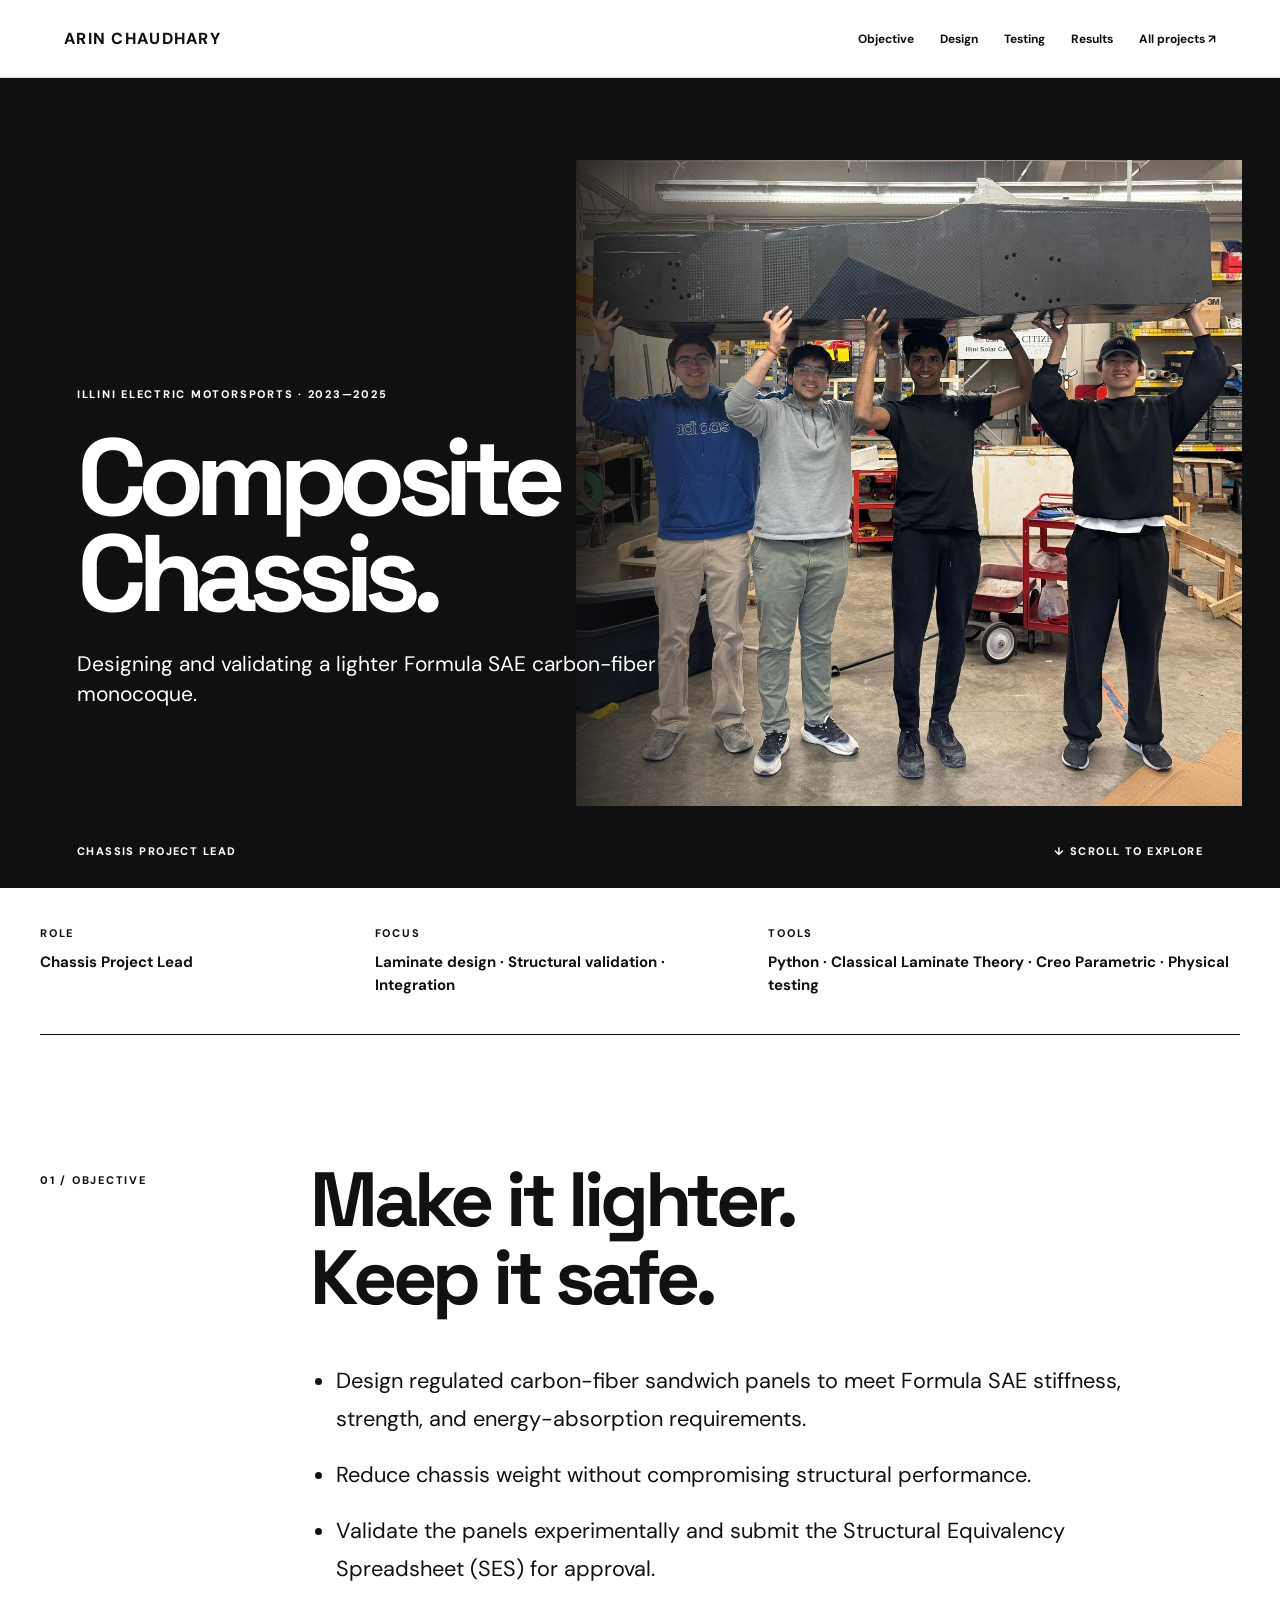
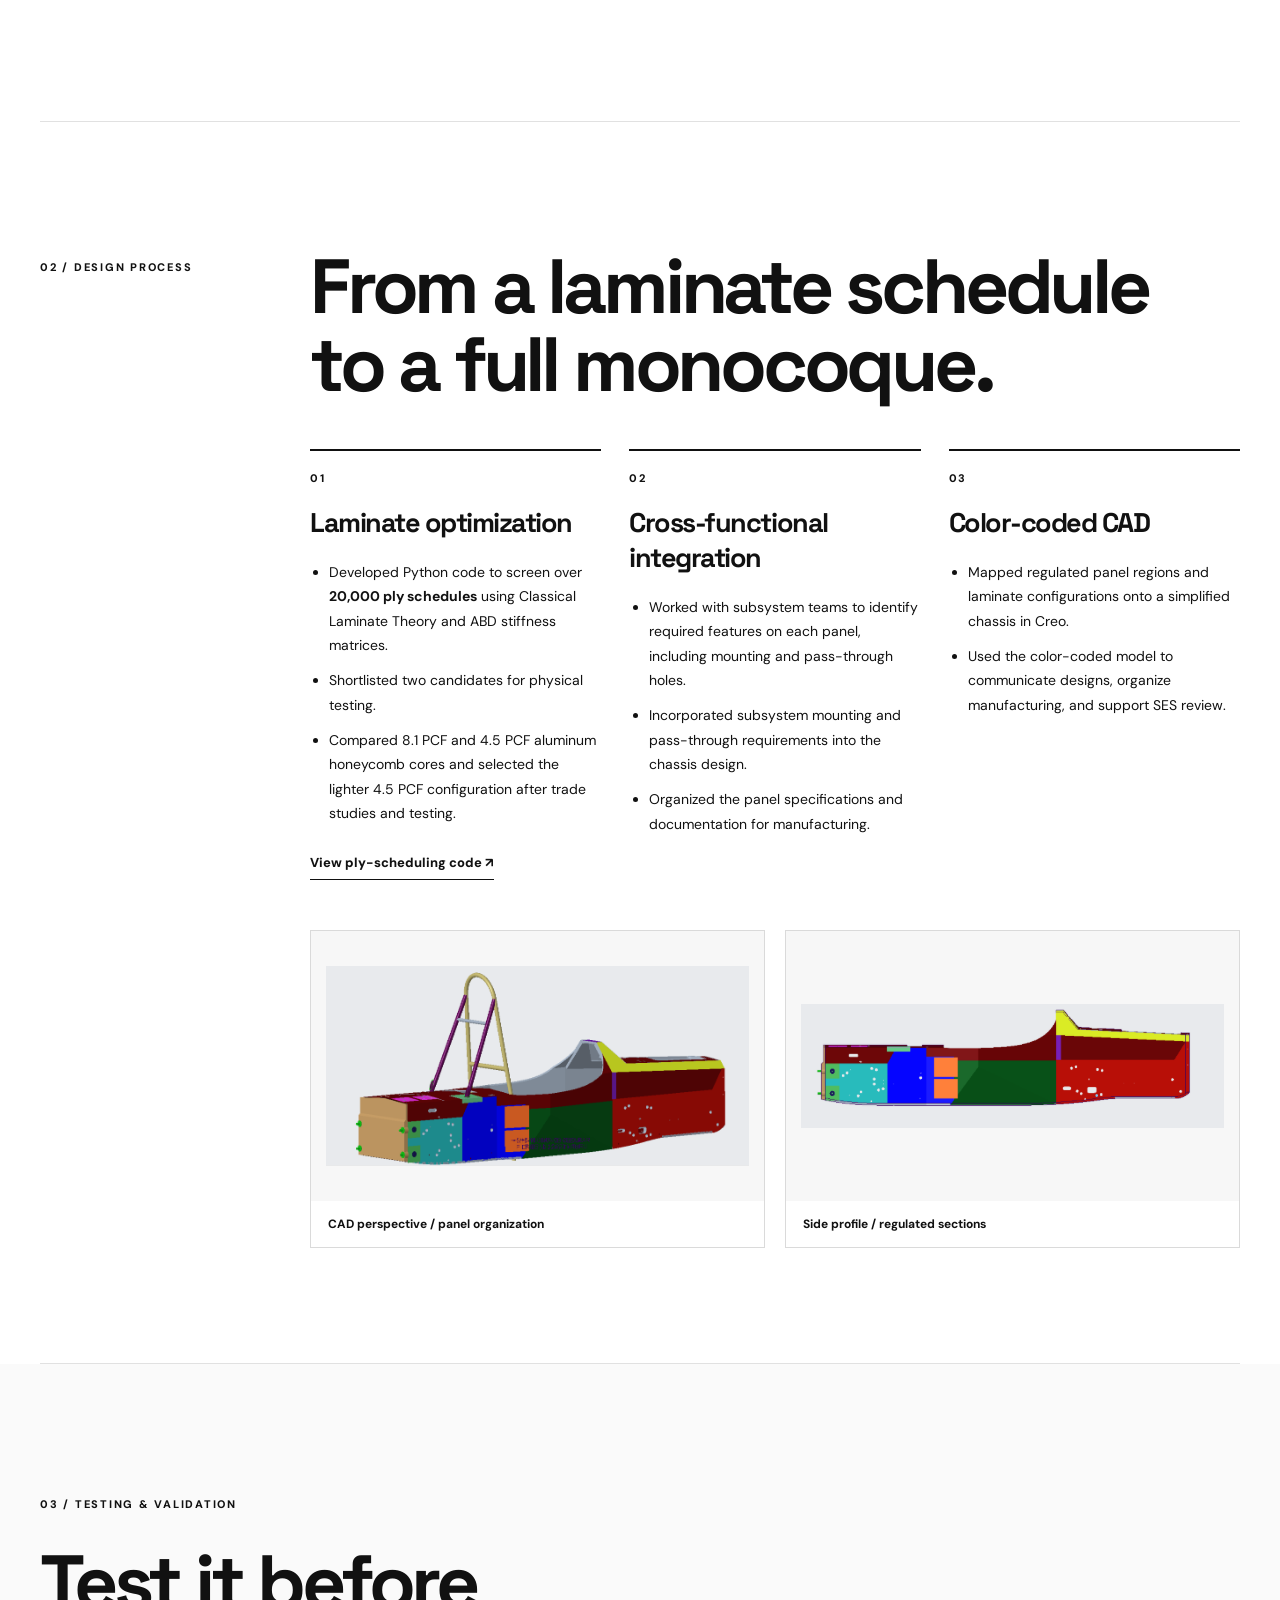
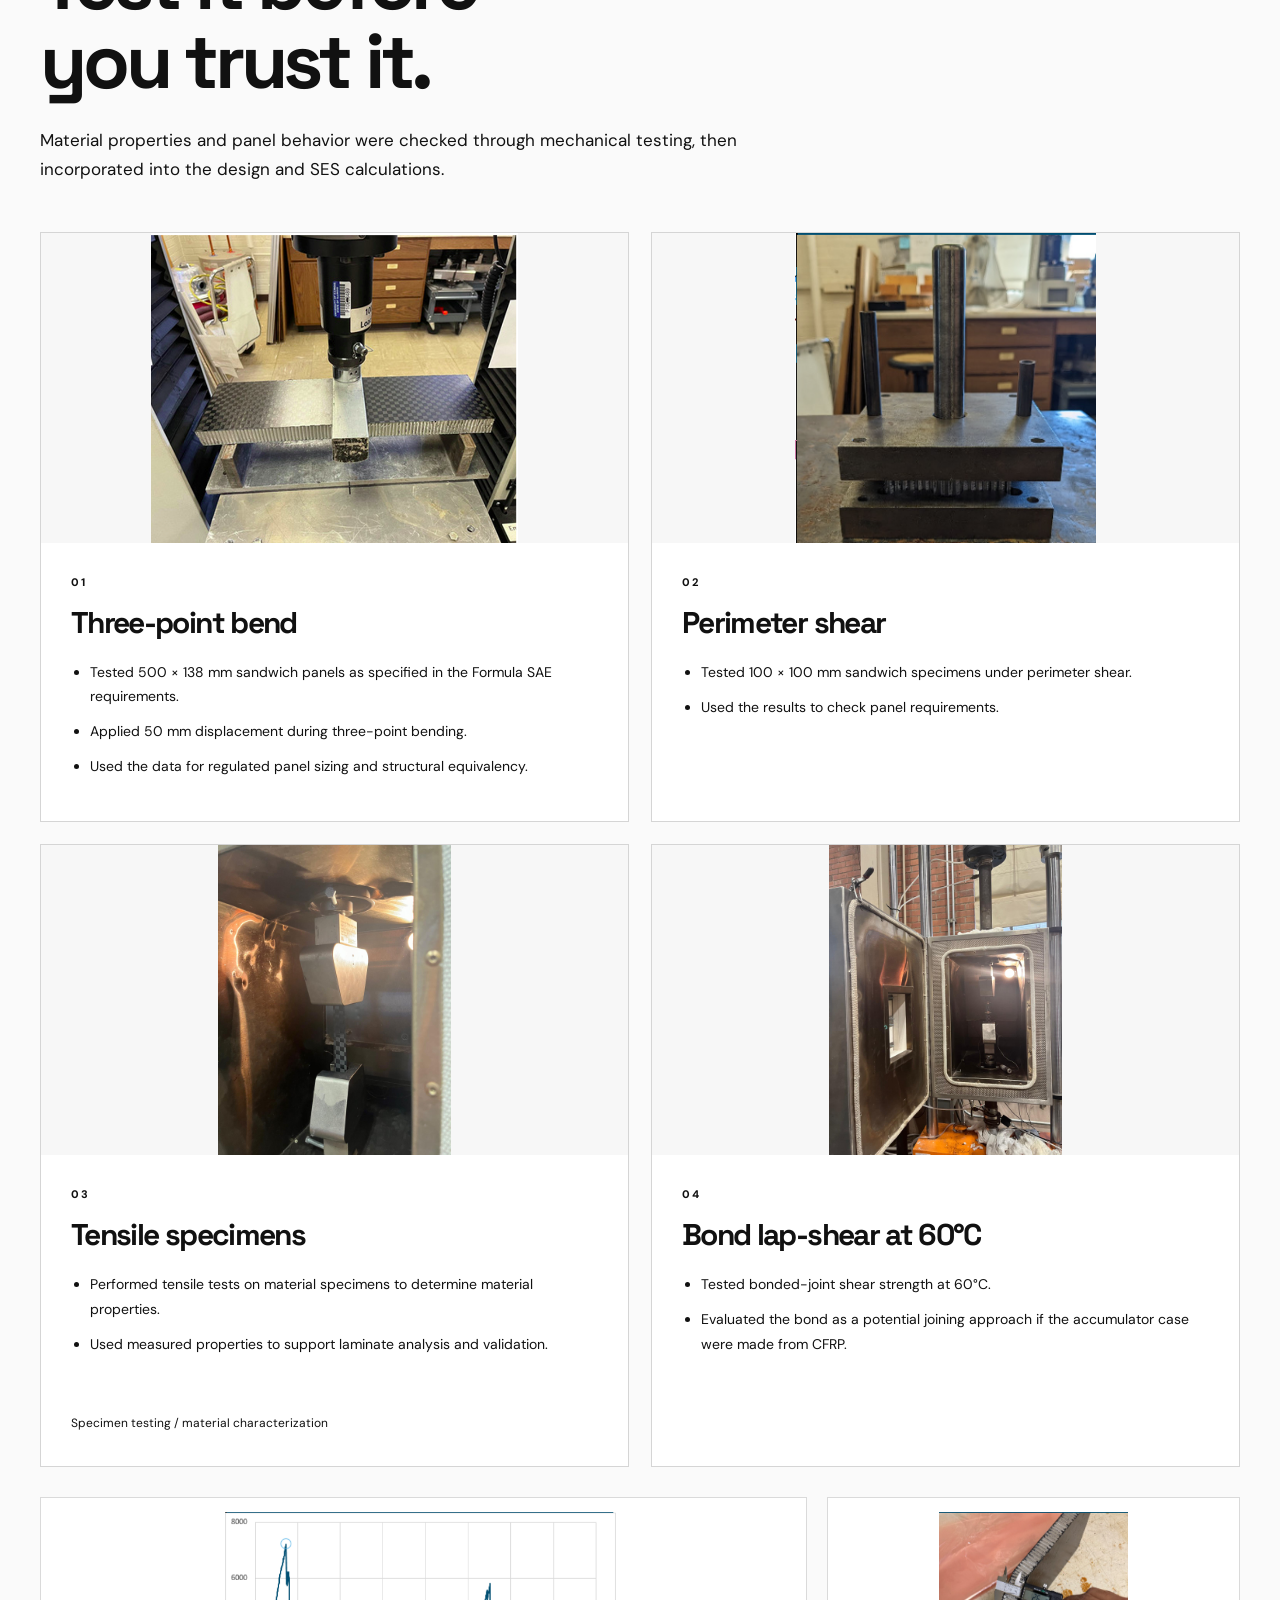
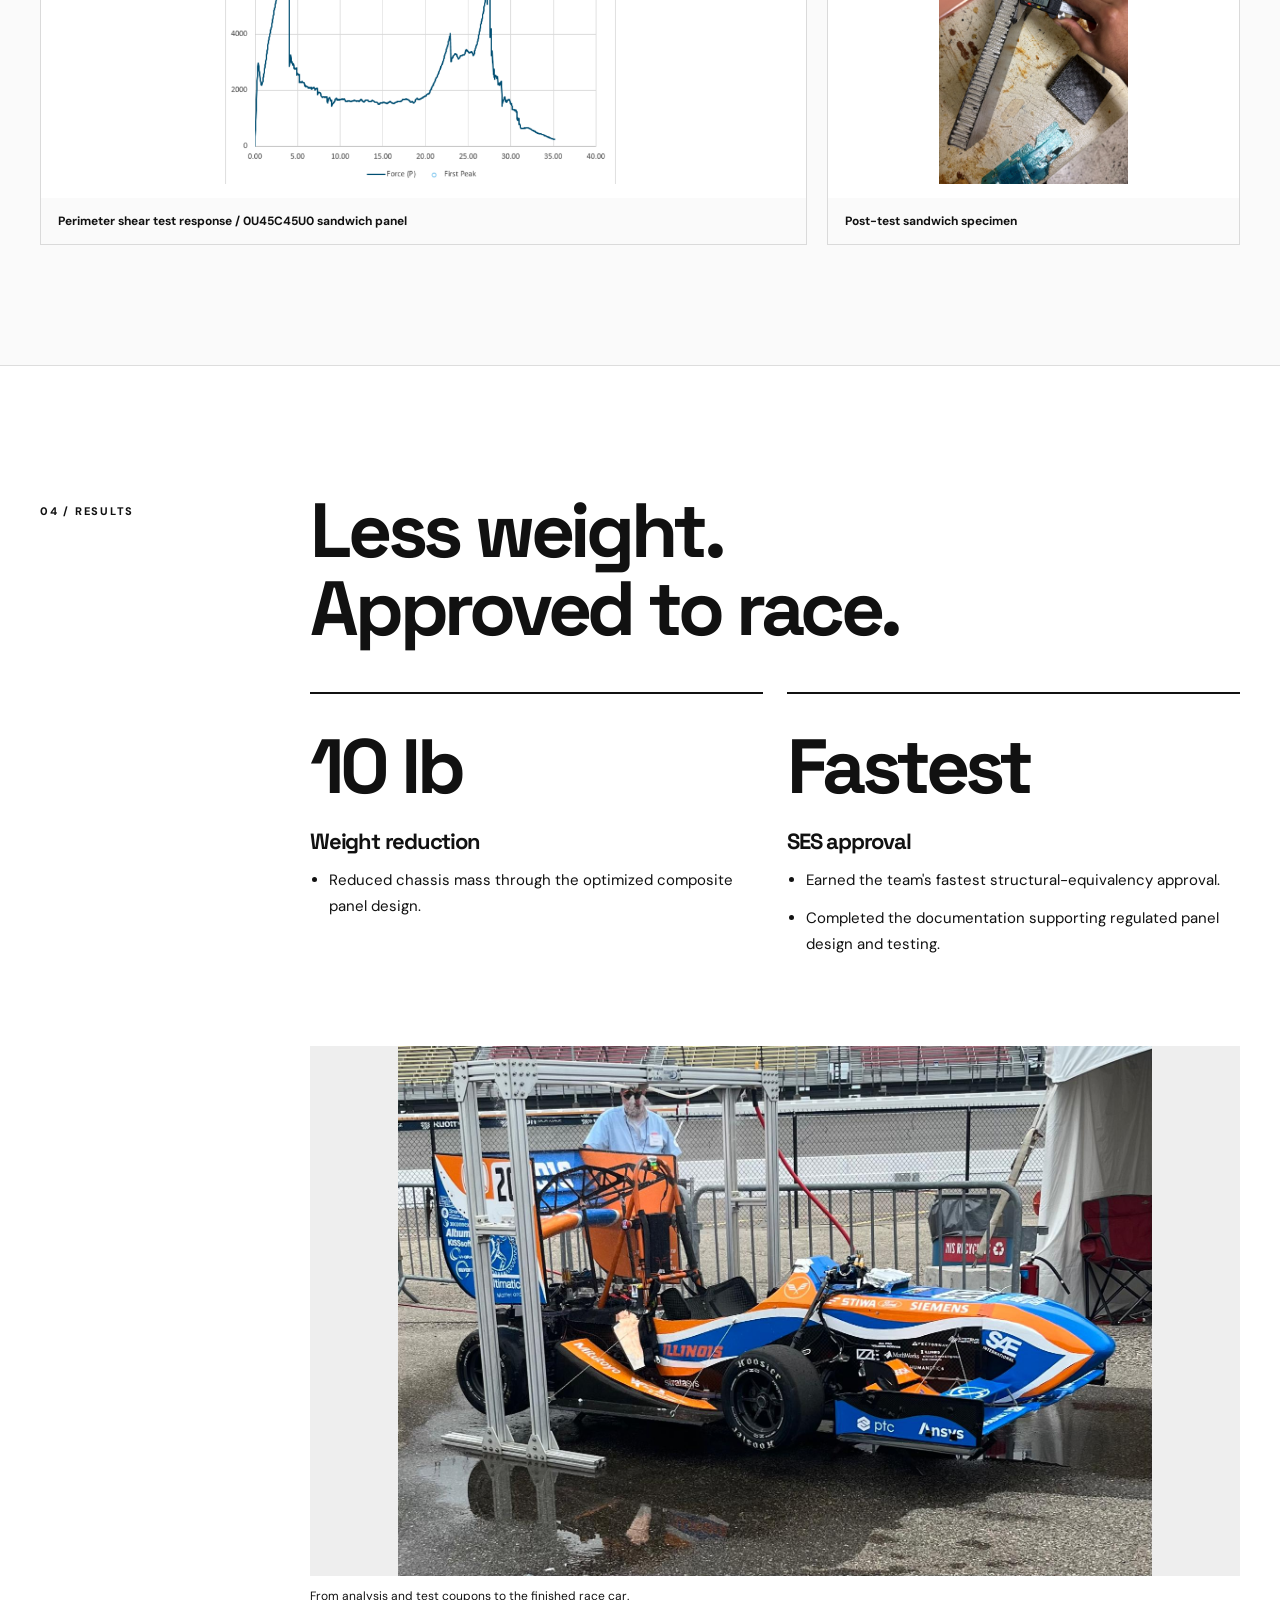
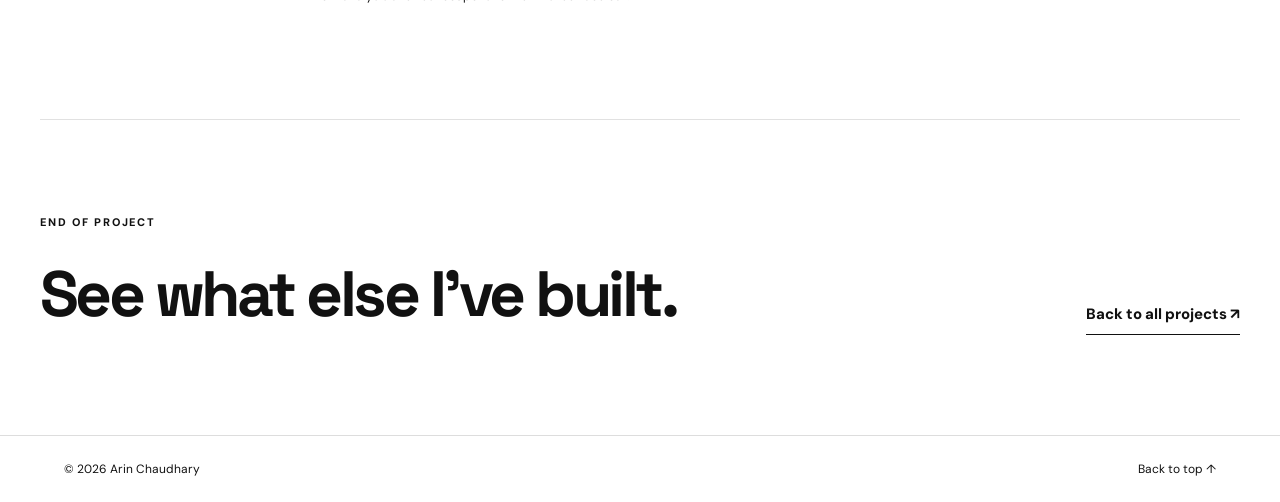
<file: project-fsae.html>
<!doctype html>
<html lang="en"><head><meta charset="utf-8"><meta name="viewport" content="width=device-width,initial-scale=1"><meta name="theme-color" content="#ffffff"><title>FSAE Chassis — Arin Chaudhary</title><link rel="preconnect" href="https://fonts.googleapis.com"><link rel="preconnect" href="https://fonts.gstatic.com" crossorigin><link href="https://fonts.googleapis.com/css2?family=DM+Sans:wght@400;500;600;700;800&family=Space+Grotesk:wght@400;500;600;700&display=swap" rel="stylesheet"><link rel="stylesheet" href="fsae-case.css"></head><body>
<header class="top-nav"><a class="brand" href="index.html#projects">ARIN CHAUDHARY</a><nav><a href="#objective">Objective</a><a href="#design">Design</a><a href="#testing">Testing</a><a href="#results">Results</a><a href="index.html#projects">All projects ↗</a></nav></header>
<main><section class="hero"><div class="hero-cover"><img src="assets/case-study/sharp-fsae-chassis-team.jpg" alt="Illini Electric Motorsports team lifting the manufactured carbon-fiber chassis"></div><div class="hero-fade"></div><div class="hero-content"><span class="kicker">ILLINI ELECTRIC MOTORSPORTS · 2023—2025</span><h1>Composite<br>Chassis.</h1><p>Designing and validating a lighter Formula SAE carbon-fiber monocoque.</p></div><span class="hero-bottom">CHASSIS PROJECT LEAD <span>↓ SCROLL TO EXPLORE</span></span></section>
<div class="quick wrap"><div><span>ROLE</span><strong>Chassis Project Lead</strong></div><div><span>FOCUS</span><strong>Laminate design · Structural validation · Integration</strong></div><div><span>TOOLS</span><strong>Python · Classical Laminate Theory · Creo Parametric · Physical testing</strong></div></div>
<section class="chapter wrap" id="objective"><div class="chapter-label">01 / OBJECTIVE</div><div class="chapter-main"><h2>Make it lighter.<br>Keep it safe.</h2><ul class="primary-list"><li>Design regulated carbon-fiber sandwich panels to meet Formula SAE stiffness, strength, and energy-absorption requirements.</li><li>Reduce chassis weight without compromising structural performance.</li><li>Validate the panels experimentally and submit the Structural Equivalency Spreadsheet (SES) for approval.</li></ul></div></section>

<section class="chapter wrap" id="design"><div class="chapter-label">02 / DESIGN PROCESS</div><div class="chapter-main"><h2>From a laminate schedule<br>to a full monocoque.</h2><div class="process-grid"><div class="process-item"><span class="count">01</span><h3>Laminate optimization</h3><ul><li>Developed Python code to screen over <strong>20,000 ply schedules</strong> using Classical Laminate Theory and ABD stiffness matrices.</li><li>Shortlisted two candidates for physical testing.</li><li>Compared 8.1 PCF and 4.5 PCF aluminum honeycomb cores and selected the lighter 4.5 PCF configuration after trade studies and testing.</li></ul><a class="source-link" href="https://github.com/ArinMech/Laminate-Analysis/blob/main/Ply_Scheduling.py" target="_blank" rel="noopener">View ply-scheduling code ↗</a></div><div class="process-item"><span class="count">02</span><h3>Cross-functional integration</h3><ul><li>Worked with subsystem teams to identify required features on each panel, including mounting and pass-through holes.</li><li>Incorporated subsystem mounting and pass-through requirements into the chassis design.</li><li>Organized the panel specifications and documentation for manufacturing.</li></ul></div><div class="process-item"><span class="count">03</span><h3>Color-coded CAD</h3><ul><li>Mapped regulated panel regions and laminate configurations onto a simplified chassis in Creo.</li><li>Used the color-coded model to communicate designs, organize manufacturing, and support SES review.</li></ul></div></div><div class="design-gallery"><figure><img src="assets/fsae-case/report-colored-cad.png" loading="lazy" alt="Color-coded perspective CAD of chassis from ME 199 report"><figcaption>CAD perspective / panel organization</figcaption></figure><figure><img src="assets/fsae-case/report-side-cad.png" loading="lazy" alt="Color-coded side view of regulated chassis panels"><figcaption>Side profile / regulated sections</figcaption></figure></div></div></section>
<section class="testing-section" id="testing"><div class="wrap"><div class="chapter-label">03 / TESTING & VALIDATION</div><h2>Test it before<br>you trust it.</h2><p class="section-intro">Material properties and panel behavior were checked through mechanical testing, then incorporated into the design and SES calculations.</p><div class="test-grid"><article class="test-card"><figure><img src="chassis-three-point-bend.png" loading="lazy" alt="Composite sandwich panel in three-point bend fixture"></figure><div class="test-body"><span>01</span><h3>Three-point bend</h3><ul><li>Tested 500 × 138 mm sandwich panels as specified in the Formula SAE requirements.</li><li>Applied 50 mm displacement during three-point bending.</li><li>Used the data for regulated panel sizing and structural equivalency.</li></ul></div></article><article class="test-card"><figure><img src="assets/fsae-case/perimeter-shear-jig.jpg" loading="lazy" alt="Perimeter shear jig with panel from ME 199 report"></figure><div class="test-body"><span>02</span><h3>Perimeter shear</h3><ul><li>Tested 100 × 100 mm sandwich specimens under perimeter shear.</li><li>Used the results to check panel requirements.</li></ul></div></article><article class="test-card"><figure><img src="assets/fsae-case/tensile-test-specimen.jpg" loading="lazy" alt="Composite tensile specimen mounted in the grips inside a heated mechanical testing chamber"></figure><div class="test-body"><span>03</span><h3>Tensile specimens</h3><ul><li>Performed tensile tests on material specimens to determine material properties.</li><li>Used measured properties to support laminate analysis and validation.</li></ul><p class="test-note">Specimen testing / material characterization</p></div></article><article class="test-card"><figure><img src="assets/fsae-case/lap-shear-60c.jpg" loading="lazy" alt="Lap-shear bond testing setup inside a heated test chamber"></figure><div class="test-body"><span>04</span><h3>Bond lap-shear at 60°C</h3><ul><li>Tested bonded-joint shear strength at 60°C.</li><li>Evaluated the bond as a potential joining approach if the accumulator case were made from CFRP.</li></ul></div></article></div>
<div class="test-evidence"><figure><img src="assets/fsae-case/panel-load-response.png" loading="lazy" alt="Measured panel force versus displacement plot from the ME 199 report"><figcaption>Perimeter shear test response / 0U45C45U0 sandwich panel</figcaption></figure><figure><img src="assets/fsae-case/post-test-panel.jpg" loading="lazy" alt="Sandwich panel section measured with digital caliper after testing"><figcaption>Post-test sandwich specimen</figcaption></figure></div></div></section>
<section class="chapter wrap" id="results"><div class="chapter-label">04 / RESULTS</div><div class="chapter-main"><h2>Less weight.<br>Approved to race.</h2><div class="outcome-grid"><div><strong>10 lb</strong><h3>Weight reduction</h3><ul><li>Reduced chassis mass through the optimized composite panel design.</li></ul></div><div><strong>Fastest</strong><h3>SES approval</h3><ul><li>Earned the team's fastest structural-equivalency approval.</li><li>Completed the documentation supporting regulated panel design and testing.</li></ul></div></div><figure class="finish"><img src="assets/fsae-case/final-racecar.jpg" loading="lazy" alt="Completed Illini Electric Motorsports Formula SAE car at competition" onerror="this.onerror=null;this.src='assets/case-study/sharp-fsae-chassis-team.jpg'"><figcaption>From analysis and test coupons to the finished race car.</figcaption></figure></div></section>
<section class="more wrap"><div><span class="kicker">END OF PROJECT</span><h2>See what else I've built.</h2></div><a href="index.html#projects">Back to all projects ↗</a></section></main><footer><span>© 2026 Arin Chaudhary</span><a href="#top" onclick="window.scrollTo({top:0,behavior:'smooth'});return false">Back to top ↑</a></footer></body></html>
</file>
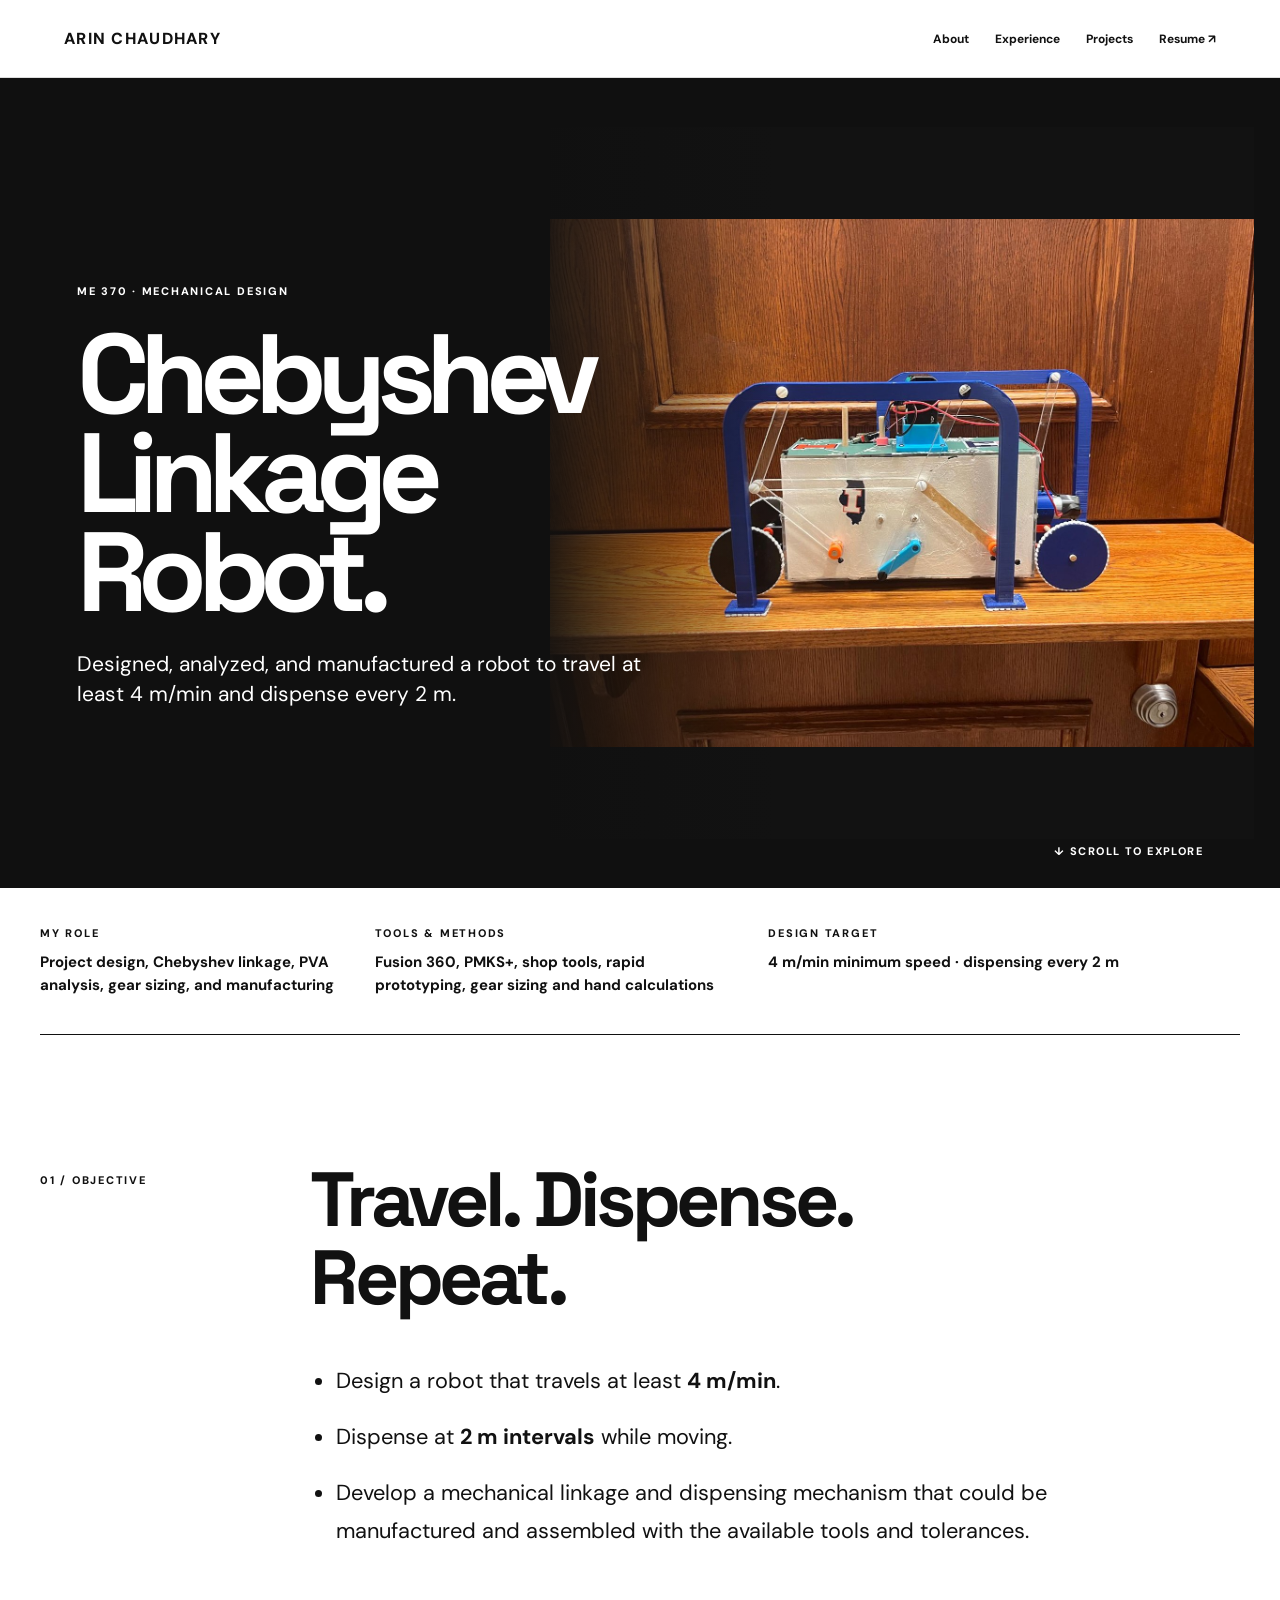
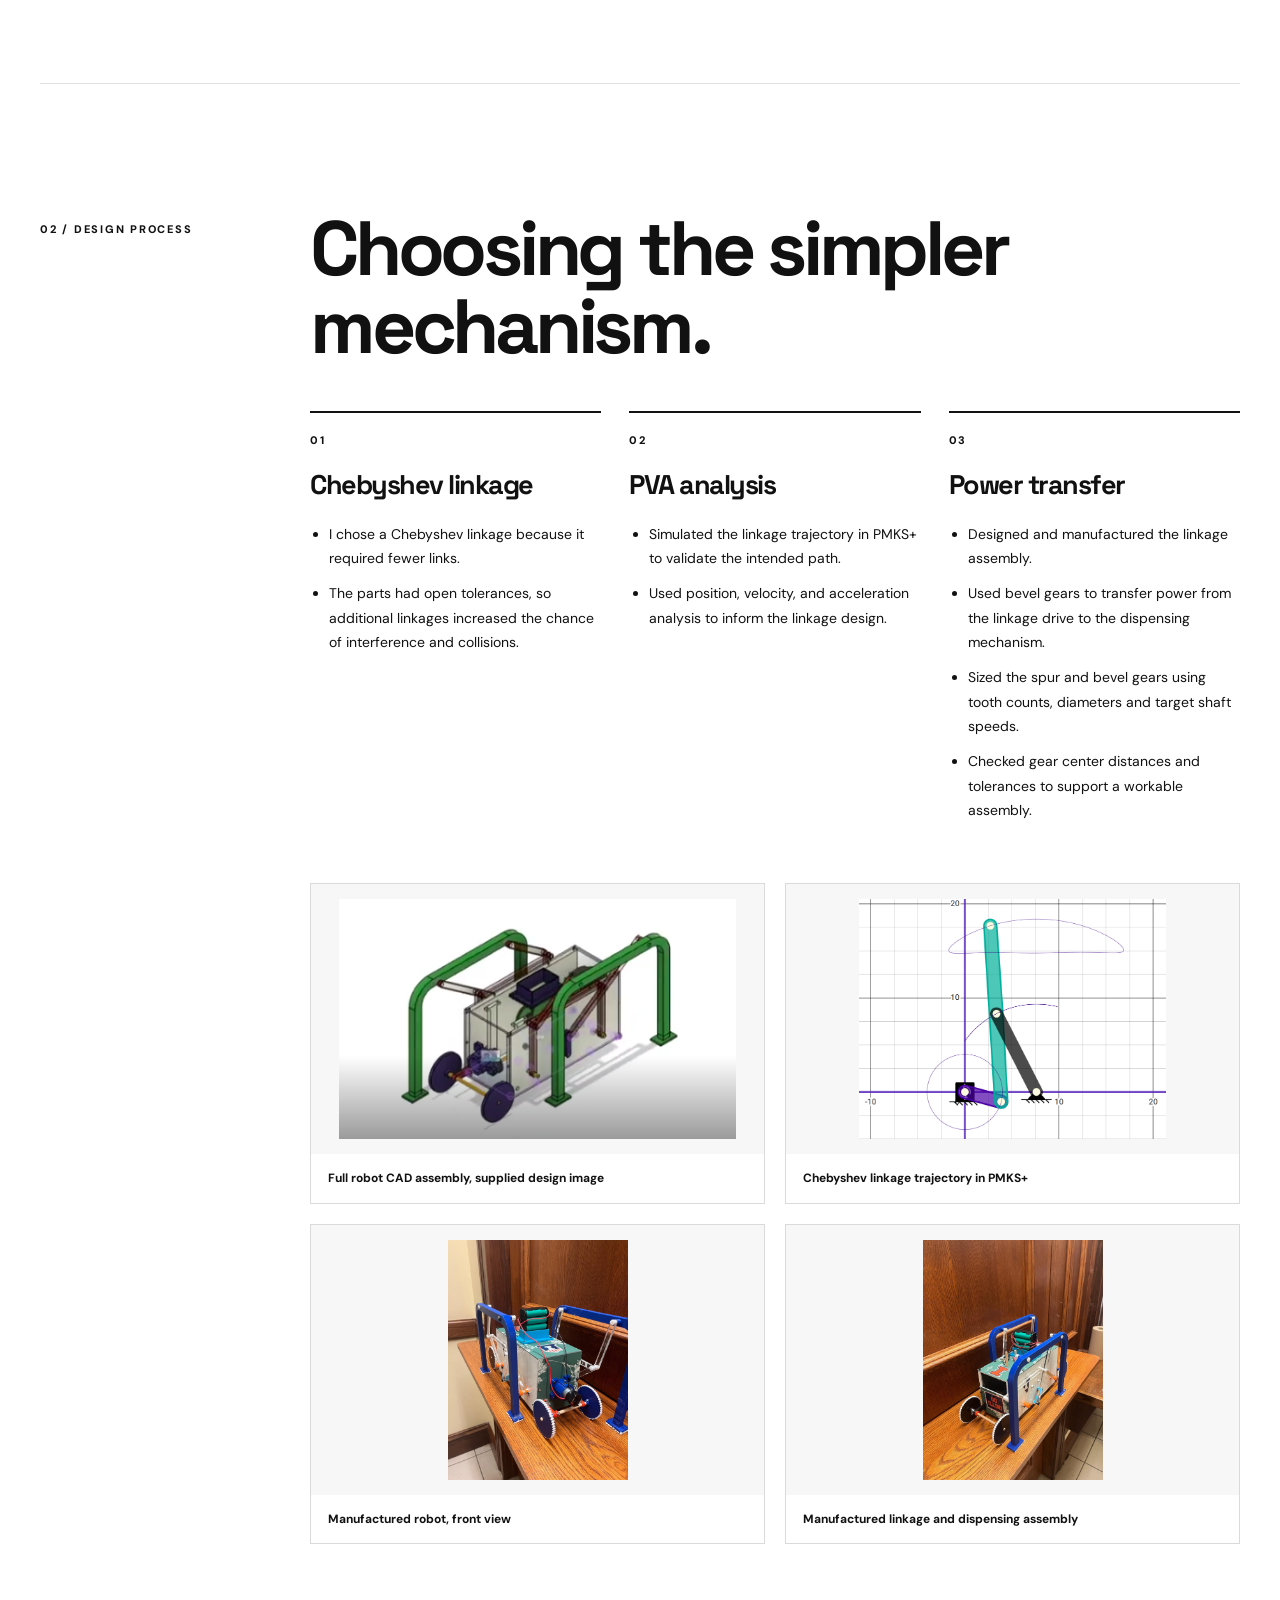
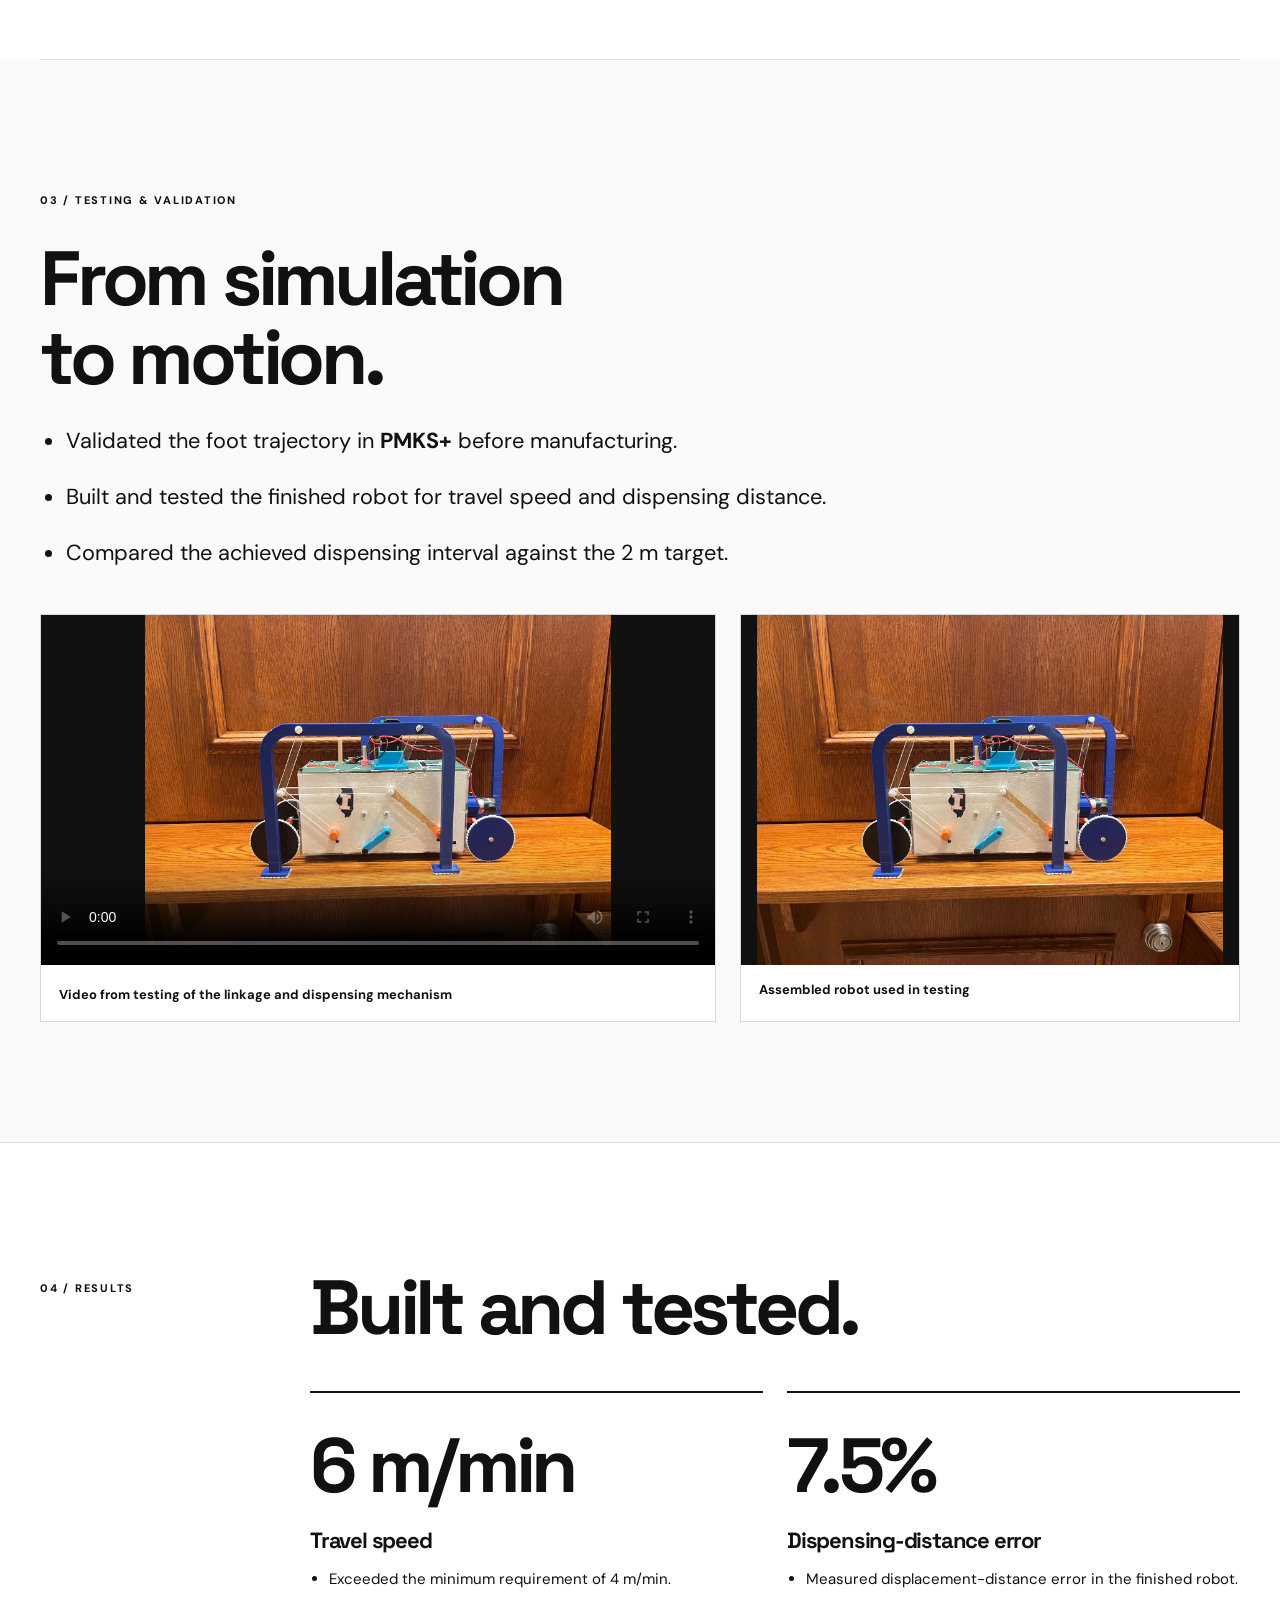
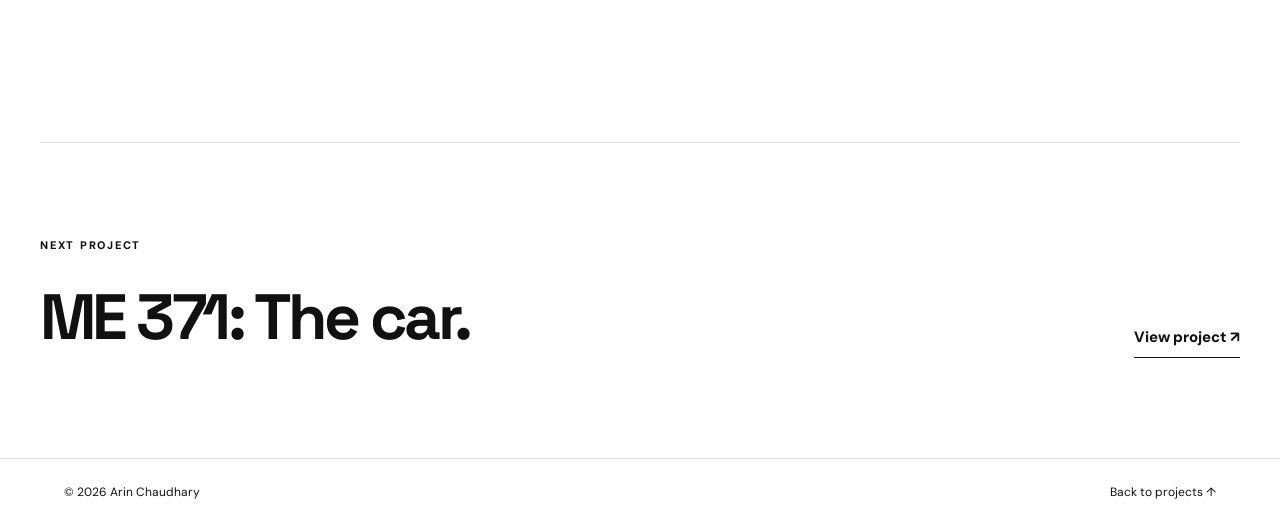
<file: project-me370.html>
<!DOCTYPE html>
<html lang="en"><head><meta charset="utf-8"/><meta content="width=device-width,initial-scale=1" name="viewport"/><meta content="#fff" name="theme-color"/><title>ME 370 | Chebyshev Linkage Robot | Arin Chaudhary</title><link href="https://fonts.googleapis.com" rel="preconnect"/><link crossorigin="" href="https://fonts.gstatic.com" rel="preconnect"/><link href="https://fonts.googleapis.com/css2?family=DM+Sans:wght@400;500;600;700;800&amp;family=Space+Grotesk:wght@400;500;600;700&amp;display=swap" rel="stylesheet"/><link href="fsae-case.css" rel="stylesheet"/><link href="me-case.css" rel="stylesheet"/></head><body><header class="top-nav"><a class="brand" href="index.html#projects">ARIN CHAUDHARY</a><nav><a href="index.html#about">About</a><a href="index.html#experience">Experience</a><a href="index.html#projects">Projects</a><a download="" href="assets/Arin_Chaudhary_Resume.pdf">Resume ↗</a></nav></header><main><section class="hero case-hero" id="top"><div class="hero-cover"><img alt="Chebyshev&lt;br&gt;Linkage Robot." src="assets/me370-side.jpg"/></div><div class="hero-fade"></div><div class="hero-content"><div class="kicker">ME 370 · MECHANICAL DESIGN</div><h1>Chebyshev<br/>Linkage Robot.</h1><p>Designed, analyzed, and manufactured a robot to travel at least 4 m/min and dispense every 2 m.</p></div><div class="hero-bottom"><span>DESIGN, PVA ANALYSIS &amp; MANUFACTURING</span><a href="#objective">↓ SCROLL TO EXPLORE</a></div></section><section class="quick wrap"><div><span>MY ROLE</span><strong>Project design, Chebyshev linkage, PVA analysis, gear sizing, and manufacturing</strong></div><div><span>TOOLS &amp; METHODS</span><strong>Fusion 360, PMKS+, shop tools, rapid prototyping, gear sizing and hand calculations</strong></div><div><span>DESIGN TARGET</span><strong>4 m/min minimum speed · dispensing every 2 m</strong></div></section><section class="chapter wrap" id="objective"><div class="chapter-label">01 / OBJECTIVE</div><div class="chapter-main"><h2>Travel. Dispense.<br/>Repeat.</h2><ul class="primary-list"><li>Design a robot that travels at least <strong>4 m/min</strong>.</li><li>Dispense at <strong>2 m intervals</strong> while moving.</li><li>Develop a mechanical linkage and dispensing mechanism that could be manufactured and assembled with the available tools and tolerances.</li></ul></div></section><section class="chapter wrap" id="design"><div class="chapter-label">02 / DESIGN PROCESS</div><div class="chapter-main"><h2>Choosing the simpler mechanism.</h2><div class="process-grid"><div class="process-item"><span class="count">01</span><h3>Chebyshev linkage</h3><ul><li>I chose a Chebyshev linkage because it required fewer links.</li><li>The parts had open tolerances, so additional linkages increased the chance of interference and collisions.</li></ul></div><div class="process-item"><span class="count">02</span><h3>PVA analysis</h3><ul><li>Simulated the linkage trajectory in PMKS+ to validate the intended path.</li><li>Used position, velocity, and acceleration analysis to inform the linkage design.</li></ul></div><div class="process-item"><span class="count">03</span><h3>Power transfer</h3><ul><li>Designed and manufactured the linkage assembly.</li><li>Used bevel gears to transfer power from the linkage drive to the dispensing mechanism.</li><li>Sized the spur and bevel gears using tooth counts, diameters and target shaft speeds.</li><li>Checked gear center distances and tolerances to support a workable assembly.</li></ul></div></div><div class="design-gallery"><figure><img alt="CAD assembly of wheeled robot with green arch supports" loading="lazy" src="assets/me370-assembly-cad.png"/><figcaption>Full robot CAD assembly, supplied design image</figcaption></figure><figure><img alt="PMKS linkage motion path" loading="lazy" src="assets/me370-linkage-pmks.png"/><figcaption>Chebyshev linkage trajectory in PMKS+</figcaption></figure><figure><img alt="Front view of manufactured robot" loading="lazy" src="assets/me370-front.jpg"/><figcaption>Manufactured robot, front view</figcaption></figure><figure><img alt="Oblique view of linkage robot" loading="lazy" src="assets/me370-angle.jpg"/><figcaption>Manufactured linkage and dispensing assembly</figcaption></figure></div></div></section><section class="testing-section" id="validation"><div class="wrap"><div class="chapter-label">03 / TESTING &amp; VALIDATION</div><h2>From simulation<br/>to motion.</h2><ul class="primary-list compact"><li>Validated the foot trajectory in <strong>PMKS+</strong> before manufacturing.</li><li>Built and tested the finished robot for travel speed and dispensing distance.</li><li>Compared the achieved dispensing interval against the 2 m target.</li></ul><div class="case-video-grid"><figure class="demo-media"><video controls="" playsinline="" poster="assets/me370-side.jpg" preload="metadata"><source src="assets/me370-demo.mp4" type="video/mp4"/>Your browser does not support video playback.</video><figcaption>Video from testing of the linkage and dispensing mechanism</figcaption></figure><figure><img alt="Completed wheeled linkage robot" loading="lazy" src="assets/me370-side.jpg"/><figcaption>Assembled robot used in testing</figcaption></figure></div></div></section><section class="chapter wrap" id="results"><div class="chapter-label">04 / RESULTS</div><div class="chapter-main"><h2>Built and tested.</h2><div class="outcome-grid"><div><strong>6 m/min</strong><h3>Travel speed</h3><ul><li>Exceeded the minimum requirement of 4 m/min.</li></ul></div><div><strong>7.5%</strong><h3>Dispensing-distance error</h3><ul><li>Measured displacement-distance error in the finished robot.</li></ul></div></div></div></section><section class="more wrap"><div><span class="kicker">NEXT PROJECT</span><h2>ME 371: The car.</h2></div><a href="project-me371.html">View project ↗</a></section></main><footer><span>© 2026 Arin Chaudhary</span><a href="index.html#projects">Back to projects ↑</a></footer></body></html>
</file>
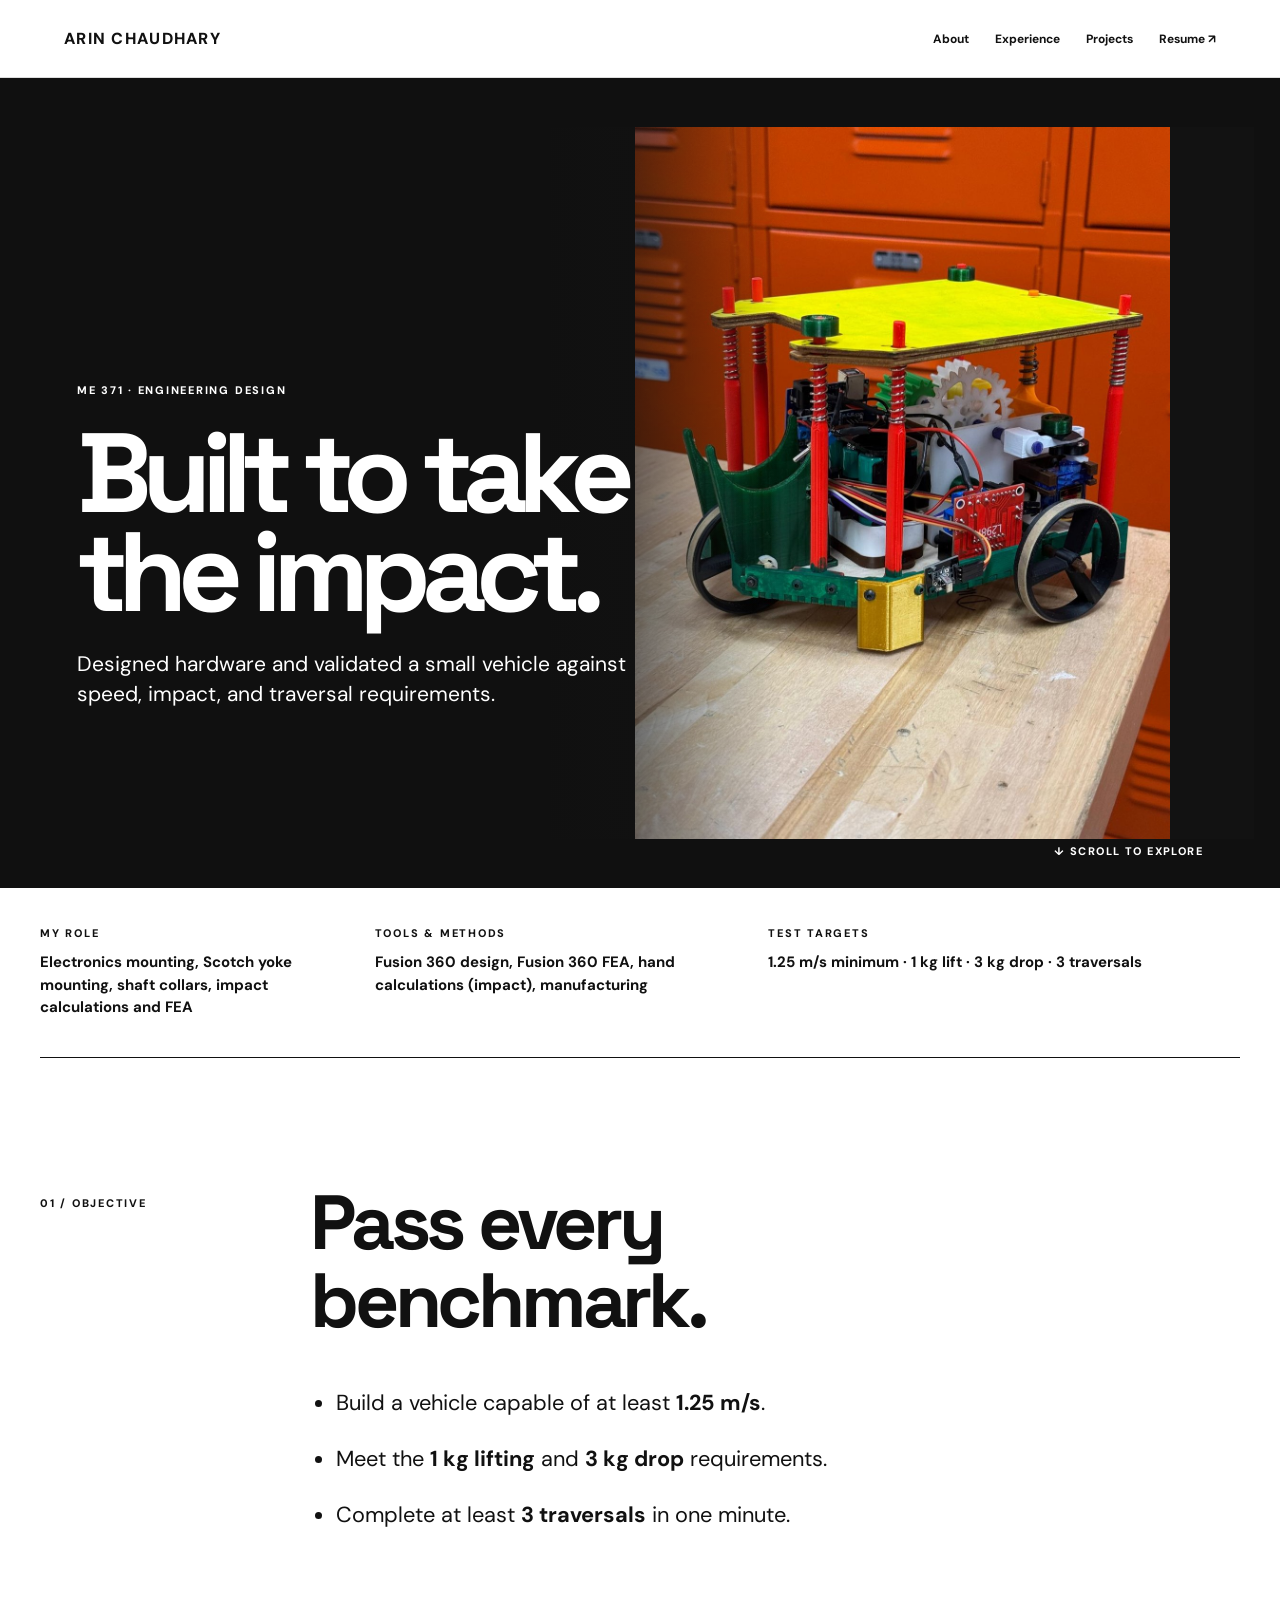
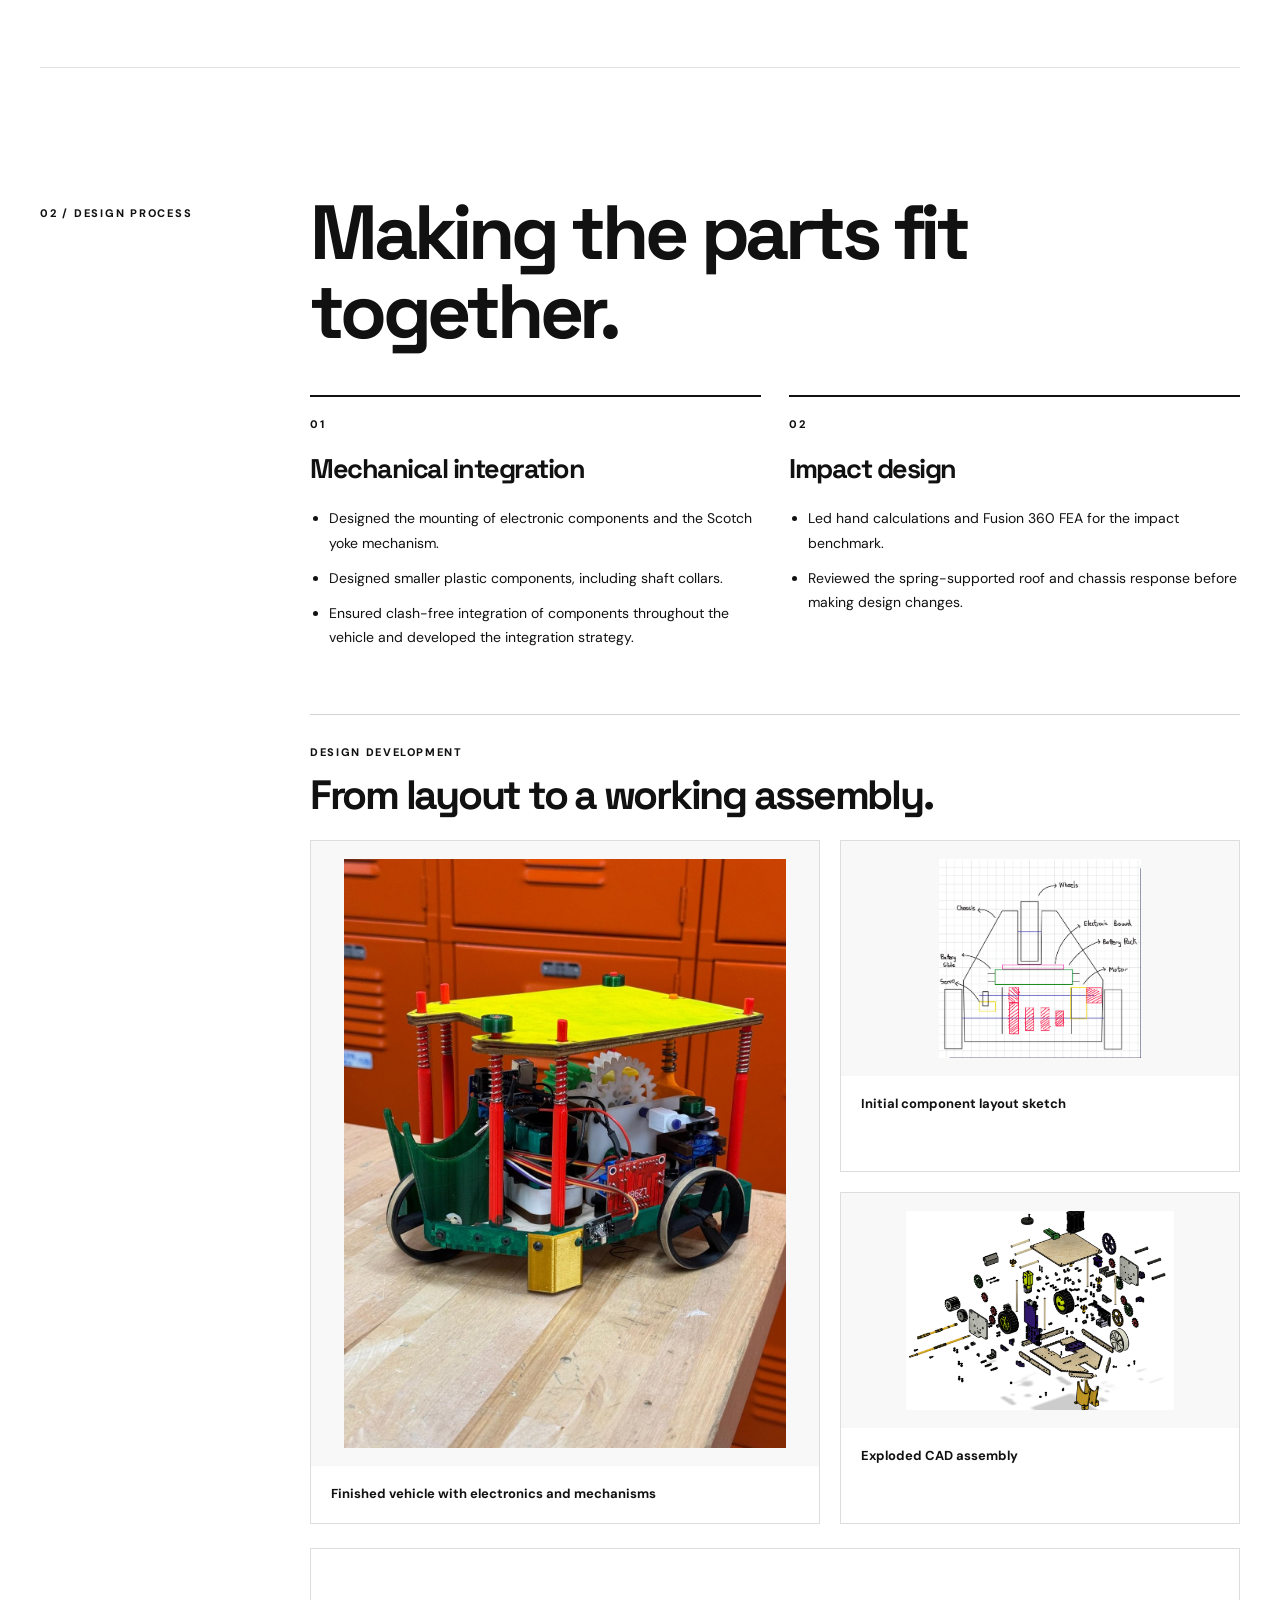
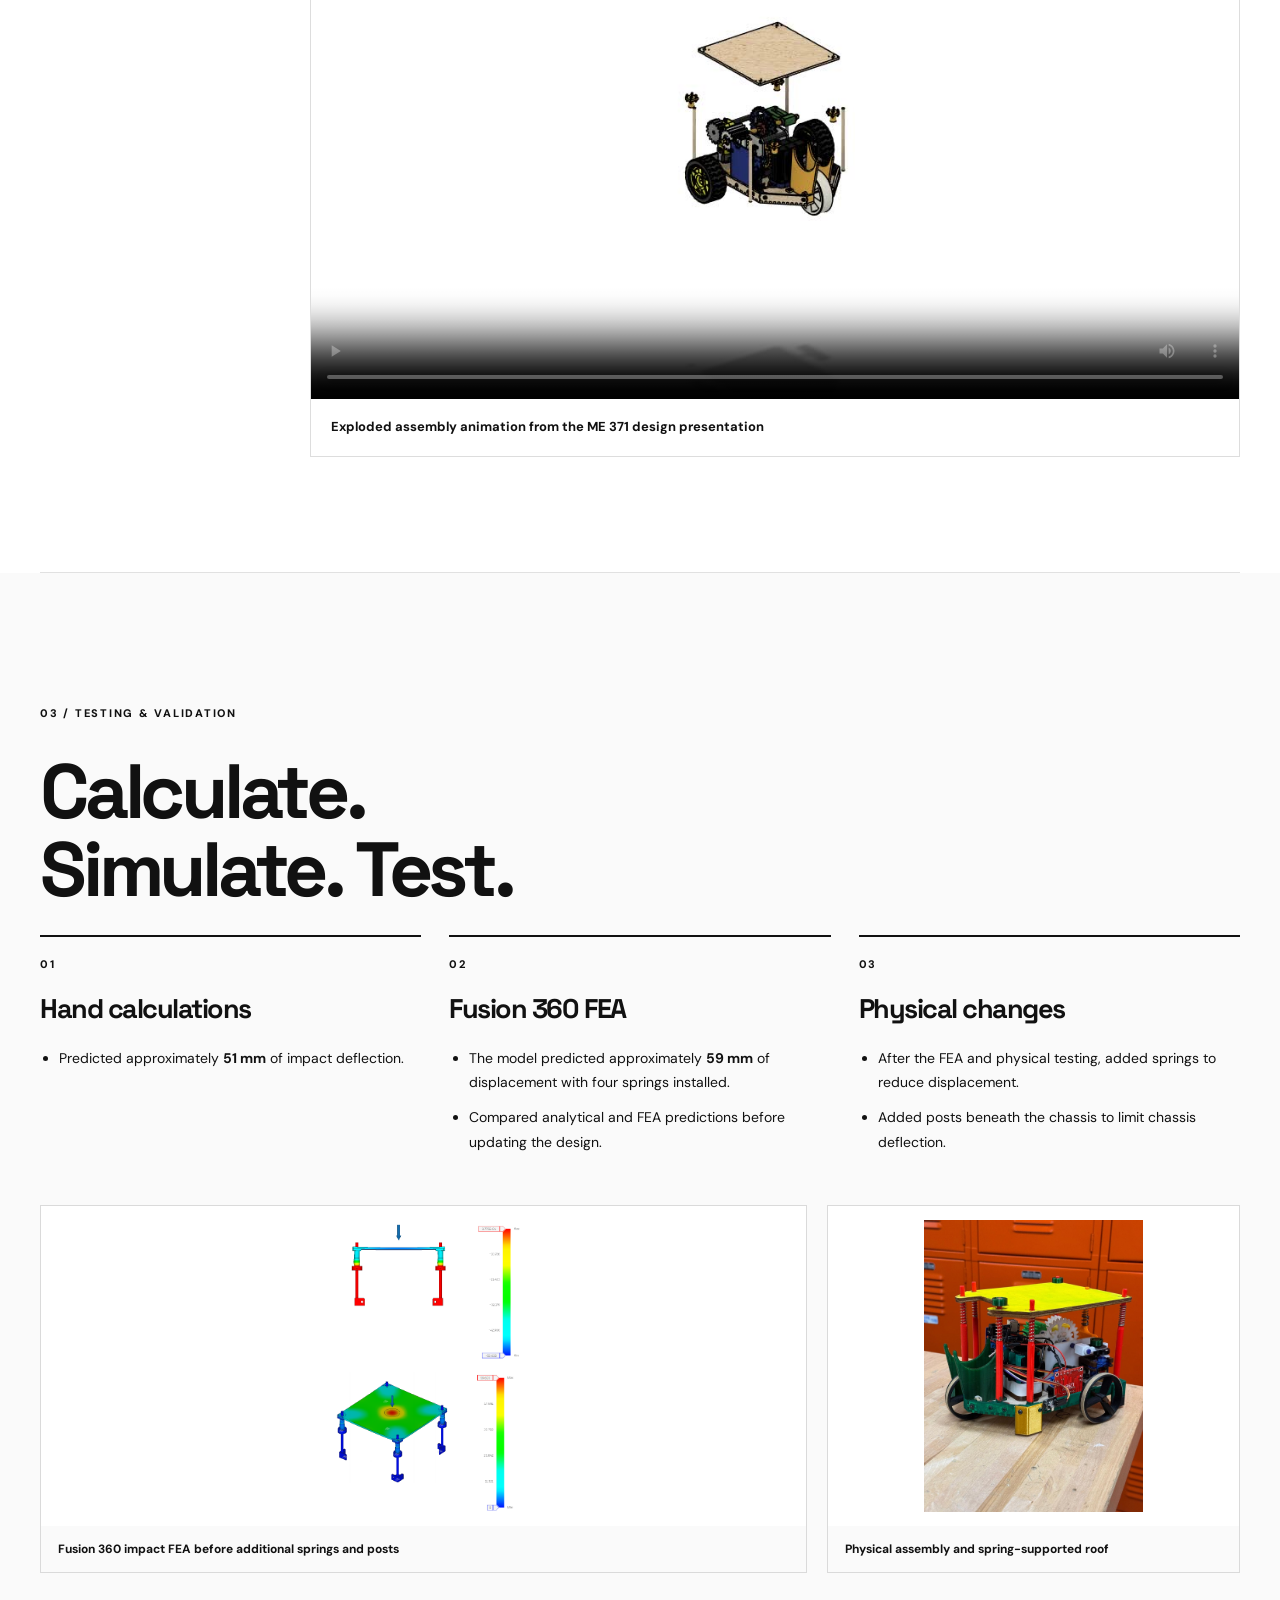
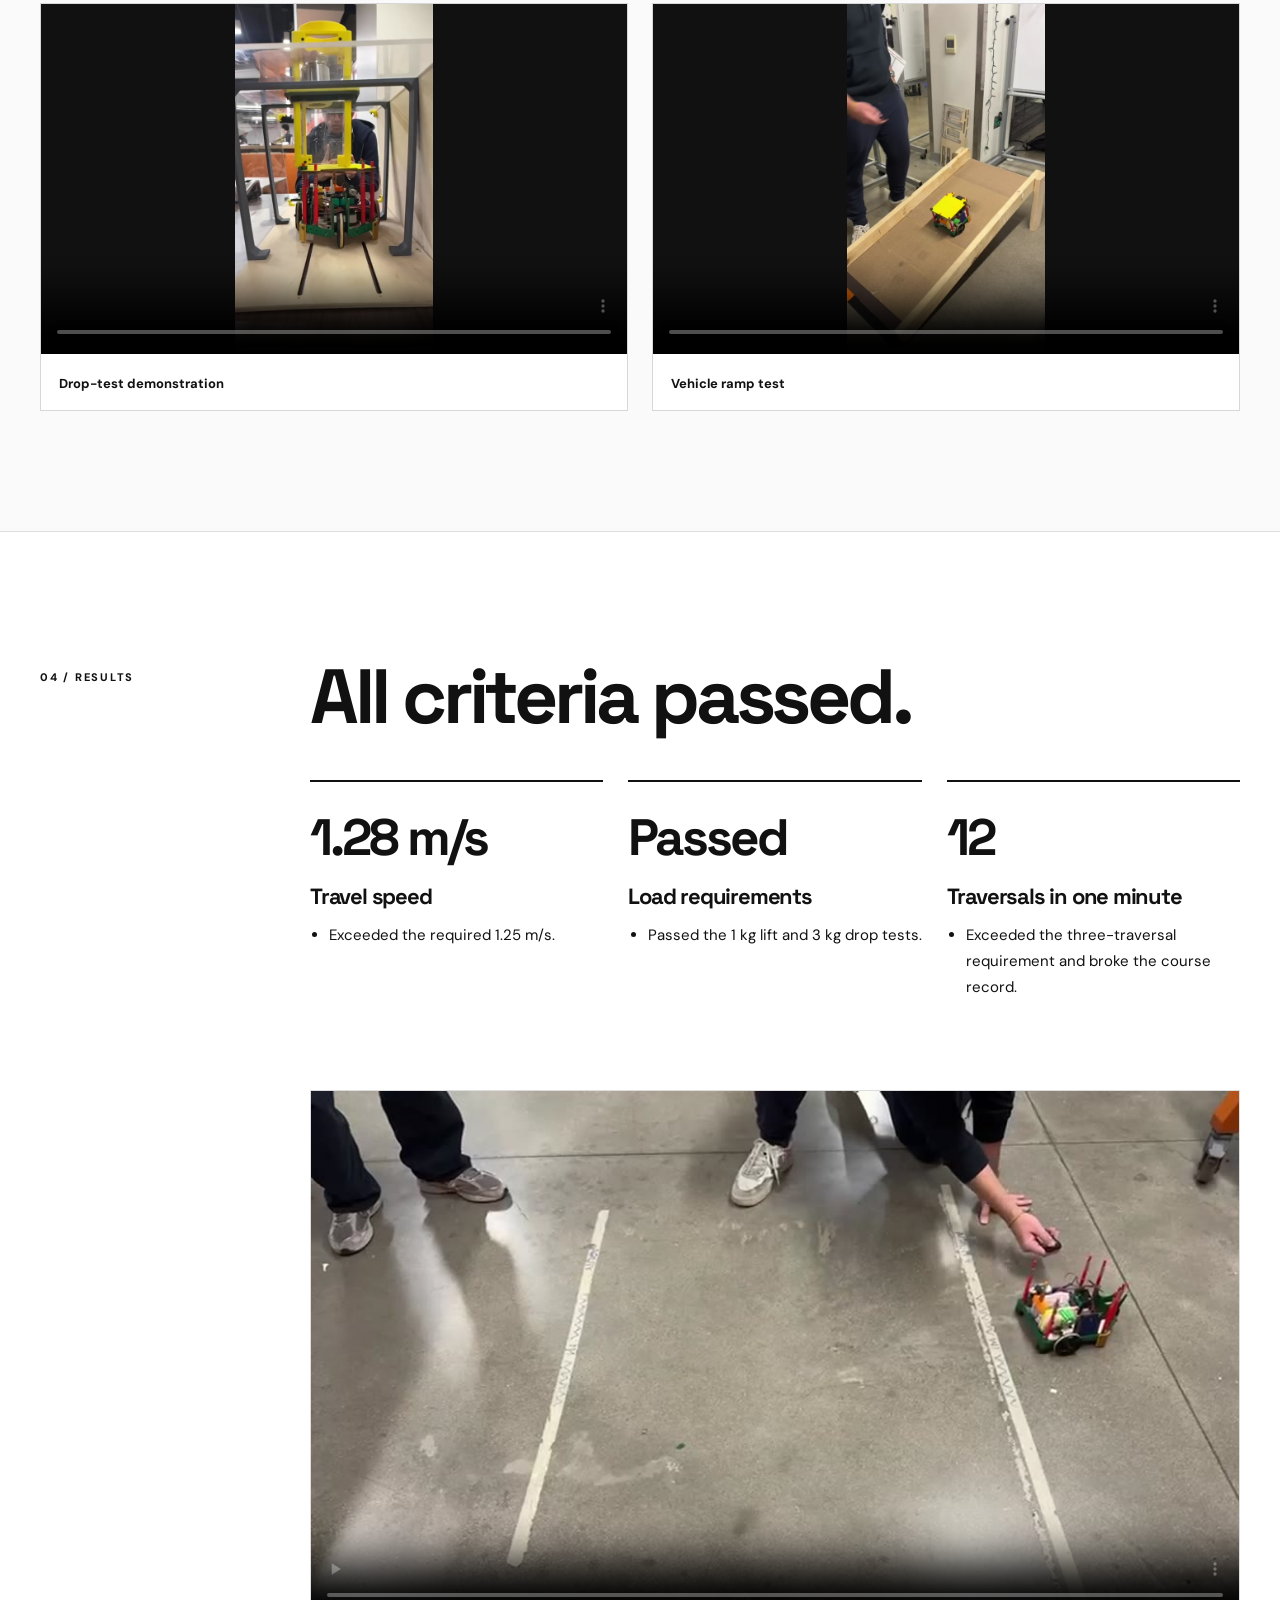
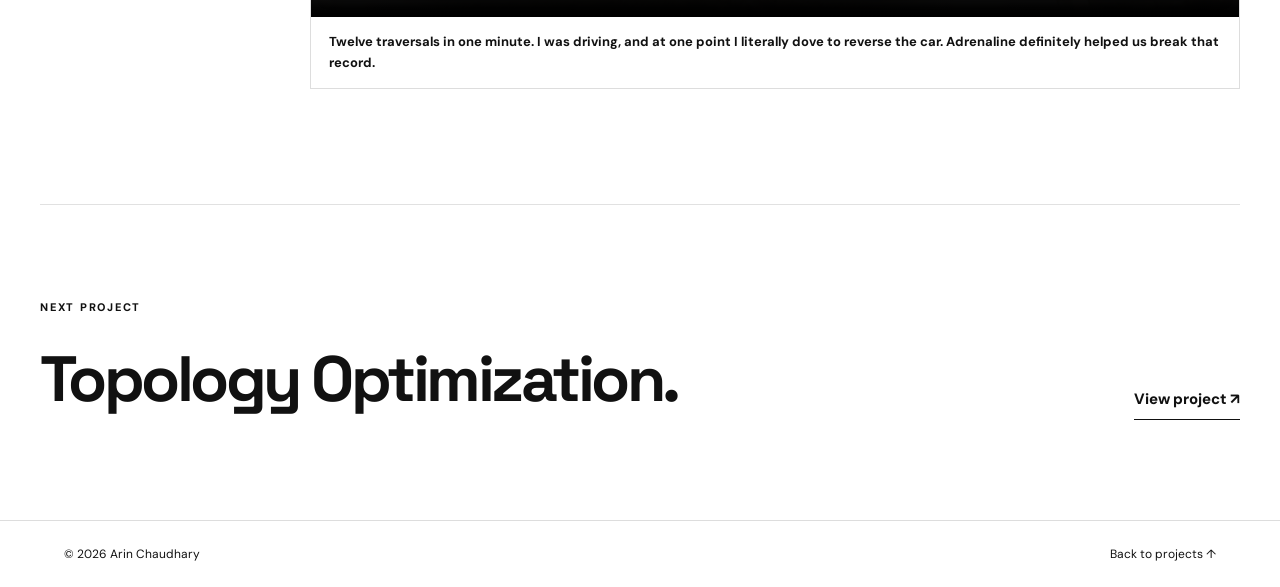
<file: project-me371.html>
<!DOCTYPE html>

<html lang="en"><head><meta charset="utf-8"/><meta content="width=device-width,initial-scale=1" name="viewport"/><meta content="#fff" name="theme-color"/><title>ME 371 | Vehicle Design and Impact Validation | Arin Chaudhary</title><link href="https://fonts.googleapis.com" rel="preconnect"/><link crossorigin="" href="https://fonts.gstatic.com" rel="preconnect"/><link href="https://fonts.googleapis.com/css2?family=DM+Sans:wght@400;500;600;700;800&amp;family=Space+Grotesk:wght@400;500;600;700&amp;display=swap" rel="stylesheet"/><link href="fsae-case.css" rel="stylesheet"/><link href="me-case.css" rel="stylesheet"/></head><body><header class="top-nav"><a class="brand" href="index.html#projects">ARIN CHAUDHARY</a><nav><a href="index.html#about">About</a><a href="index.html#experience">Experience</a><a href="index.html#projects">Projects</a><a download="" href="assets/Arin_Chaudhary_Resume.pdf">Resume ↗</a></nav></header><main><section class="hero case-hero" id="top"><div class="hero-cover"><img alt="Built to take&lt;br&gt;the impact." src="assets/me371-car.jpg"/></div><div class="hero-fade"></div><div class="hero-content"><div class="kicker">ME 371 · ENGINEERING DESIGN</div><h1>Built to take<br/>the impact.</h1><p>Designed hardware and validated a small vehicle against speed, impact, and traversal requirements.</p></div><div class="hero-bottom"><span>DESIGN, IMPACT CALCULATIONS &amp; FEA</span><a href="#objective">↓ SCROLL TO EXPLORE</a></div></section><section class="quick wrap"><div><span>MY ROLE</span><strong>Electronics mounting, Scotch yoke mounting, shaft collars, impact calculations and FEA</strong></div><div><span>TOOLS &amp; METHODS</span><strong>Fusion 360 design, Fusion 360 FEA, hand calculations (impact), manufacturing</strong></div><div><span>TEST TARGETS</span><strong>1.25 m/s minimum · 1 kg lift · 3 kg drop · 3 traversals</strong></div></section><section class="chapter wrap" id="objective"><div class="chapter-label">01 / OBJECTIVE</div><div class="chapter-main"><h2>Pass every<br/>benchmark.</h2><ul class="primary-list"><li>Build a vehicle capable of at least <strong>1.25 m/s</strong>.</li><li>Meet the <strong>1 kg lifting</strong> and <strong>3 kg drop</strong> requirements.</li><li>Complete at least <strong>3 traversals</strong> in one minute.</li></ul></div></section><section class="chapter wrap" id="design"><div class="chapter-label">02 / DESIGN PROCESS</div><div class="chapter-main"><h2>Making the parts fit together.</h2><div class="process-grid case-process-two"><div class="process-item"><span class="count">01</span><h3>Mechanical integration</h3><ul><li>Designed the mounting of electronic components and the Scotch yoke mechanism.</li><li>Designed smaller plastic components, including shaft collars.</li><li>Ensured clash-free integration of components throughout the vehicle and developed the integration strategy.</li></ul></div><div class="process-item"><span class="count">02</span><h3>Impact design</h3><ul><li>Led hand calculations and Fusion 360 FEA for the impact benchmark.</li><li>Reviewed the spring-supported roof and chassis response before making design changes.</li></ul></div></div>
<div class="me371-gallery-lead">
<span class="me371-gallery-eyebrow">DESIGN DEVELOPMENT</span>
<h3>From layout to a working assembly.</h3>
</div>
<div class="me371-prototype-gallery">
<figure class="me371-prototype-photo">
<div class="me371-photo-frame"><img alt="Finished vehicle with electronics, gears and supporting structures" loading="lazy" src="assets/me371-car.jpg"/></div>
<figcaption>Finished vehicle with electronics and mechanisms</figcaption>
</figure>
<figure class="me371-concept-photo">
<div class="me371-photo-frame"><img alt="Initial hand drawn vehicle component layout sketch" loading="lazy" src="assets/me371-initial-sketch.png"/></div>
<figcaption>Initial component layout sketch</figcaption>
</figure>
<figure class="me371-exploded-photo">
<div class="me371-photo-frame"><img alt="Exploded CAD assembly showing the vehicle components" loading="lazy" src="assets/me371-exploded-cad.png"/></div>
<figcaption>Exploded CAD assembly</figcaption>
</figure>
</div>
<figure class="me371-exploded-video">
<video controls="" playsinline="" poster="assets/me371-exploded-poster.jpg" preload="metadata"><source src="assets/me371-exploded-assembly.mp4" type="video/mp4"/>Your browser does not support video playback.</video>
<figcaption>Exploded assembly animation from the ME 371 design presentation</figcaption>
</figure>
</div></section><section class="testing-section" id="validation"><div class="wrap"><div class="chapter-label">03 / TESTING &amp; VALIDATION</div><h2>Calculate.<br/>Simulate. Test.</h2><div class="process-grid case-analysis"><div class="process-item"><span class="count">01</span><h3>Hand calculations</h3><ul><li>Predicted approximately <strong>51 mm</strong> of impact deflection.</li></ul></div><div class="process-item"><span class="count">02</span><h3>Fusion 360 FEA</h3><ul><li>The model predicted approximately <strong>59 mm</strong> of displacement with four springs installed.</li><li>Compared analytical and FEA predictions before updating the design.</li></ul></div><div class="process-item"><span class="count">03</span><h3>Physical changes</h3><ul><li>After the FEA and physical testing, added springs to reduce displacement.</li><li>Added posts beneath the chassis to limit chassis deflection.</li></ul></div></div><div class="test-evidence case-analysis-media"><figure><img alt="Fusion 360 impact simulation contours" loading="lazy" src="assets/me371-fea.png"/><figcaption>Fusion 360 impact FEA before additional springs and posts</figcaption></figure><figure><img alt="Vehicle with spring-supported roof" loading="lazy" src="assets/me371-car.jpg"/><figcaption>Physical assembly and spring-supported roof</figcaption></figure></div><div class="case-video-grid case-video-grid-three"><figure class="demo-media"><video controls="" playsinline="" poster="assets/me371-drop-poster.jpg" preload="metadata"><source src="assets/me371-drop-test.mp4" type="video/mp4"/>Your browser does not support video playback.</video><figcaption>Drop-test demonstration</figcaption></figure><figure class="demo-media"><video controls="" playsinline="" poster="assets/me371-ramp-poster.jpg" preload="metadata"><source src="assets/me371-ramp-test.mp4" type="video/mp4"/>Your browser does not support video playback.</video><figcaption>Vehicle ramp test</figcaption></figure></div></div></section><section class="chapter wrap" id="results"><div class="chapter-label">04 / RESULTS</div><div class="chapter-main"><h2>All criteria passed.</h2><div class="outcome-grid case-result-three"><div><strong>1.28 m/s</strong><h3>Travel speed</h3><ul><li>Exceeded the required 1.25 m/s.</li></ul></div><div><strong>Passed</strong><h3>Load requirements</h3><ul><li>Passed the 1 kg lift and 3 kg drop tests.</li></ul></div><div><strong>12</strong><h3>Traversals in one minute</h3><ul><li>Exceeded the three-traversal requirement and broke the course record.</li></ul></div></div><div class="case-hero-video"><figure class="demo-media"><video controls="" playsinline="" poster="assets/me371-traversal-poster.jpg" preload="metadata"><source src="assets/me371-traversals.mp4" type="video/mp4"/>Your browser does not support video playback.</video><figcaption>Twelve traversals in one minute. I was driving, and at one point I literally dove to reverse the car. Adrenaline definitely helped us break that record.</figcaption></figure></div></div></section><section class="more wrap"><div><span class="kicker">NEXT PROJECT</span><h2>Topology Optimization.</h2></div><a href="project-topology.html">View project ↗</a></section></main><footer><span>© 2026 Arin Chaudhary</span><a href="index.html#projects">Back to projects ↑</a></footer></body></html>
</file>
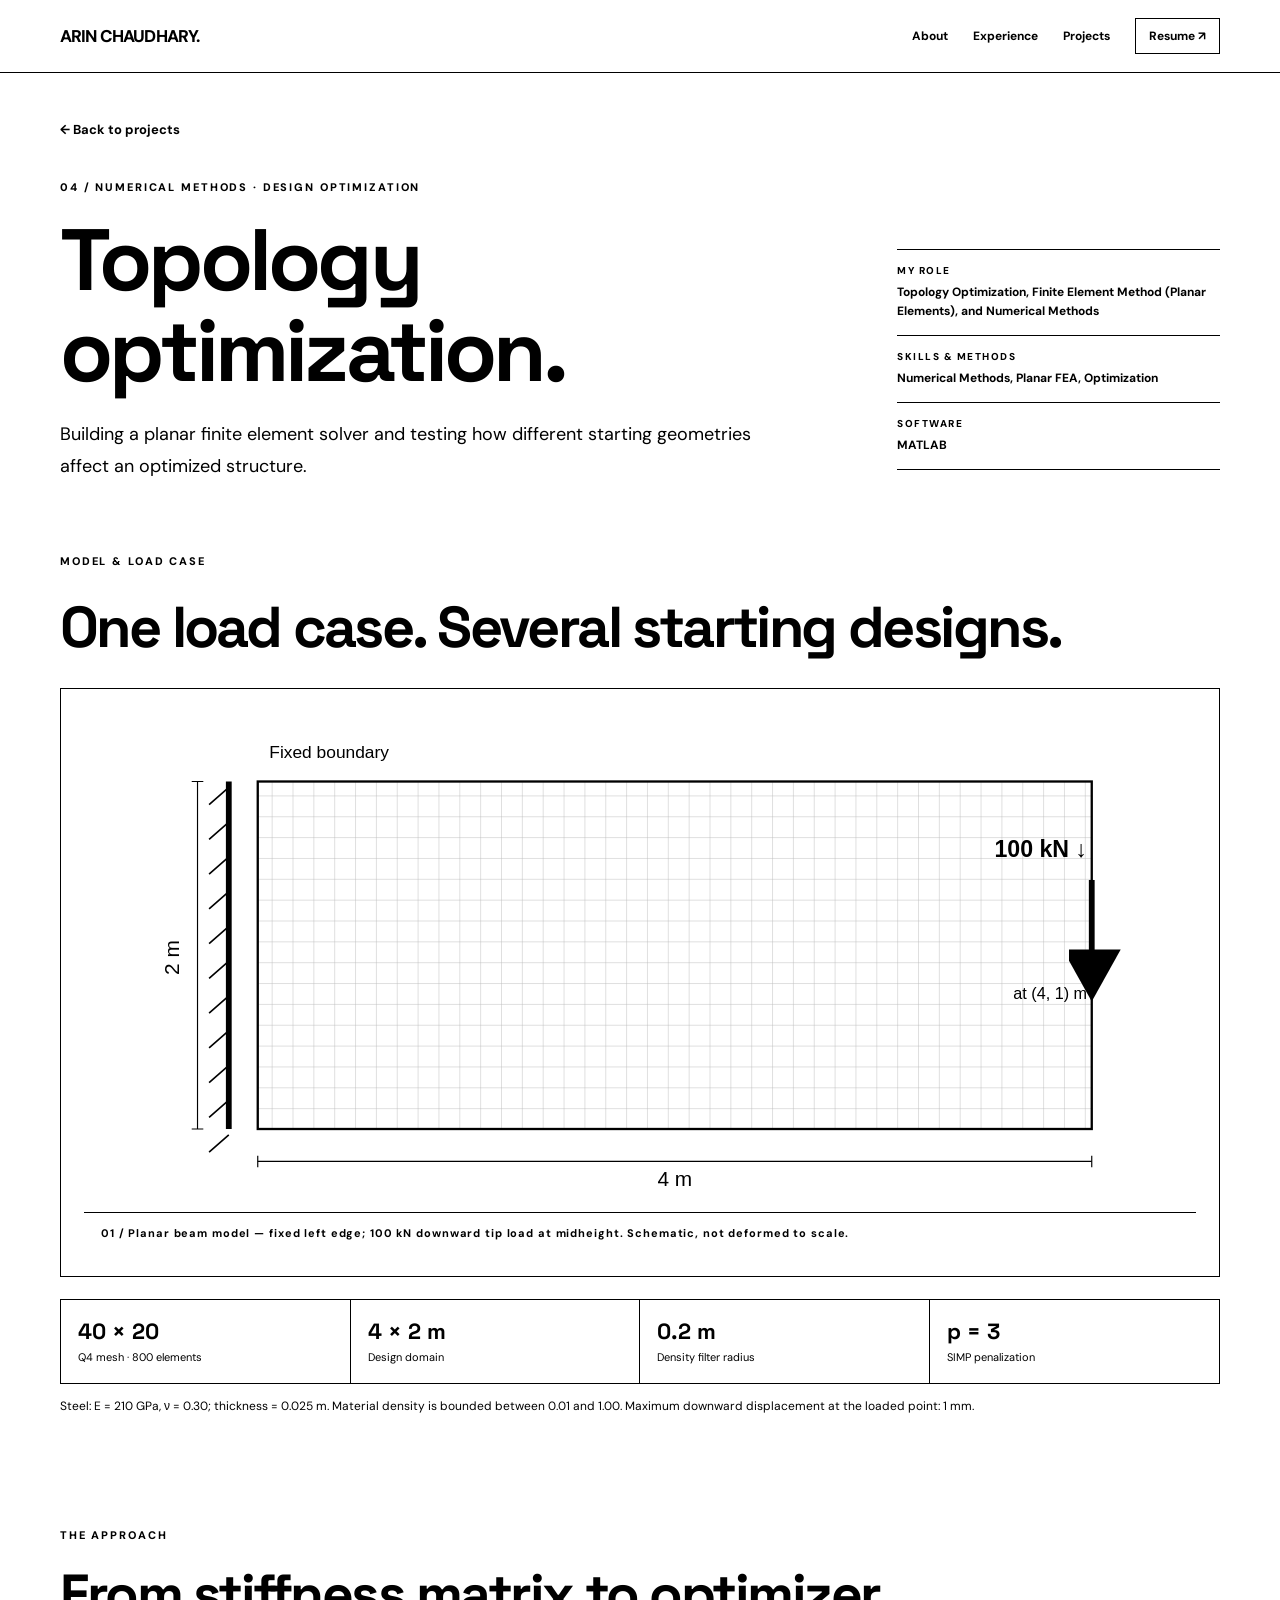
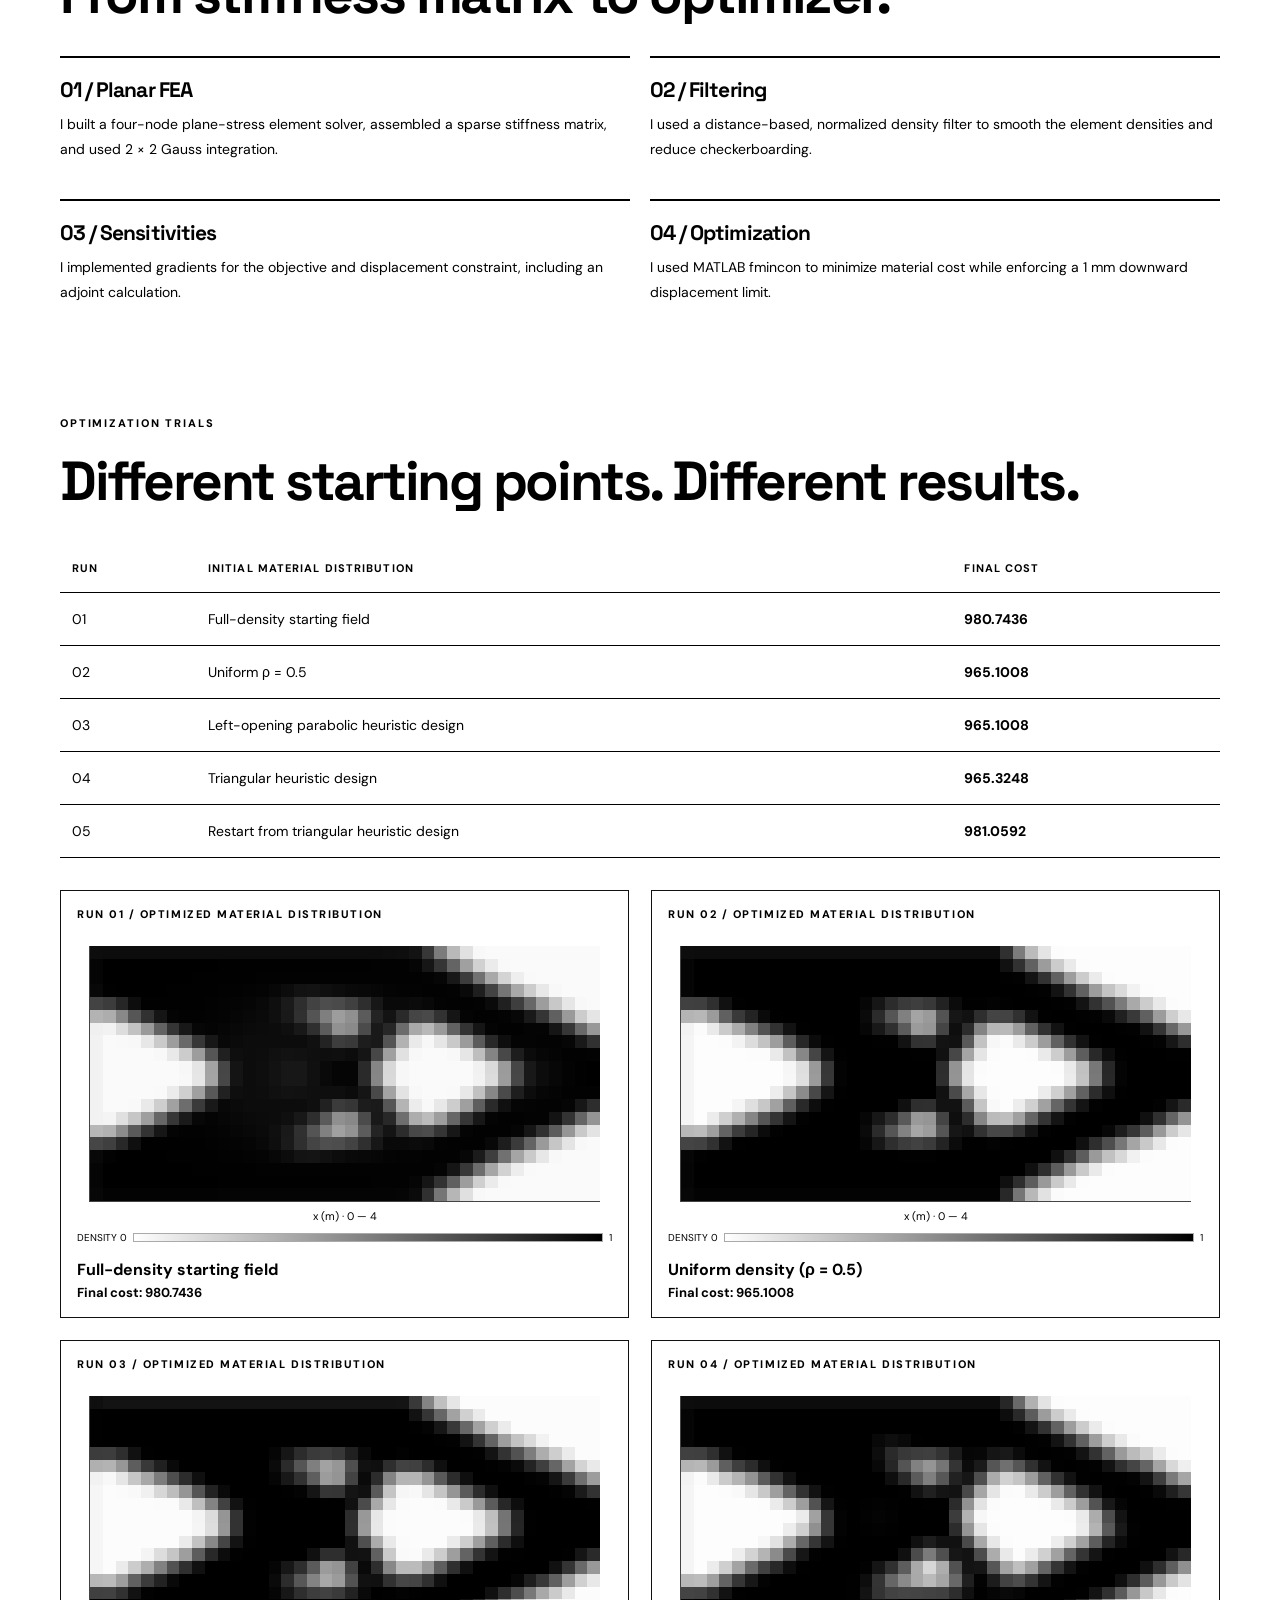
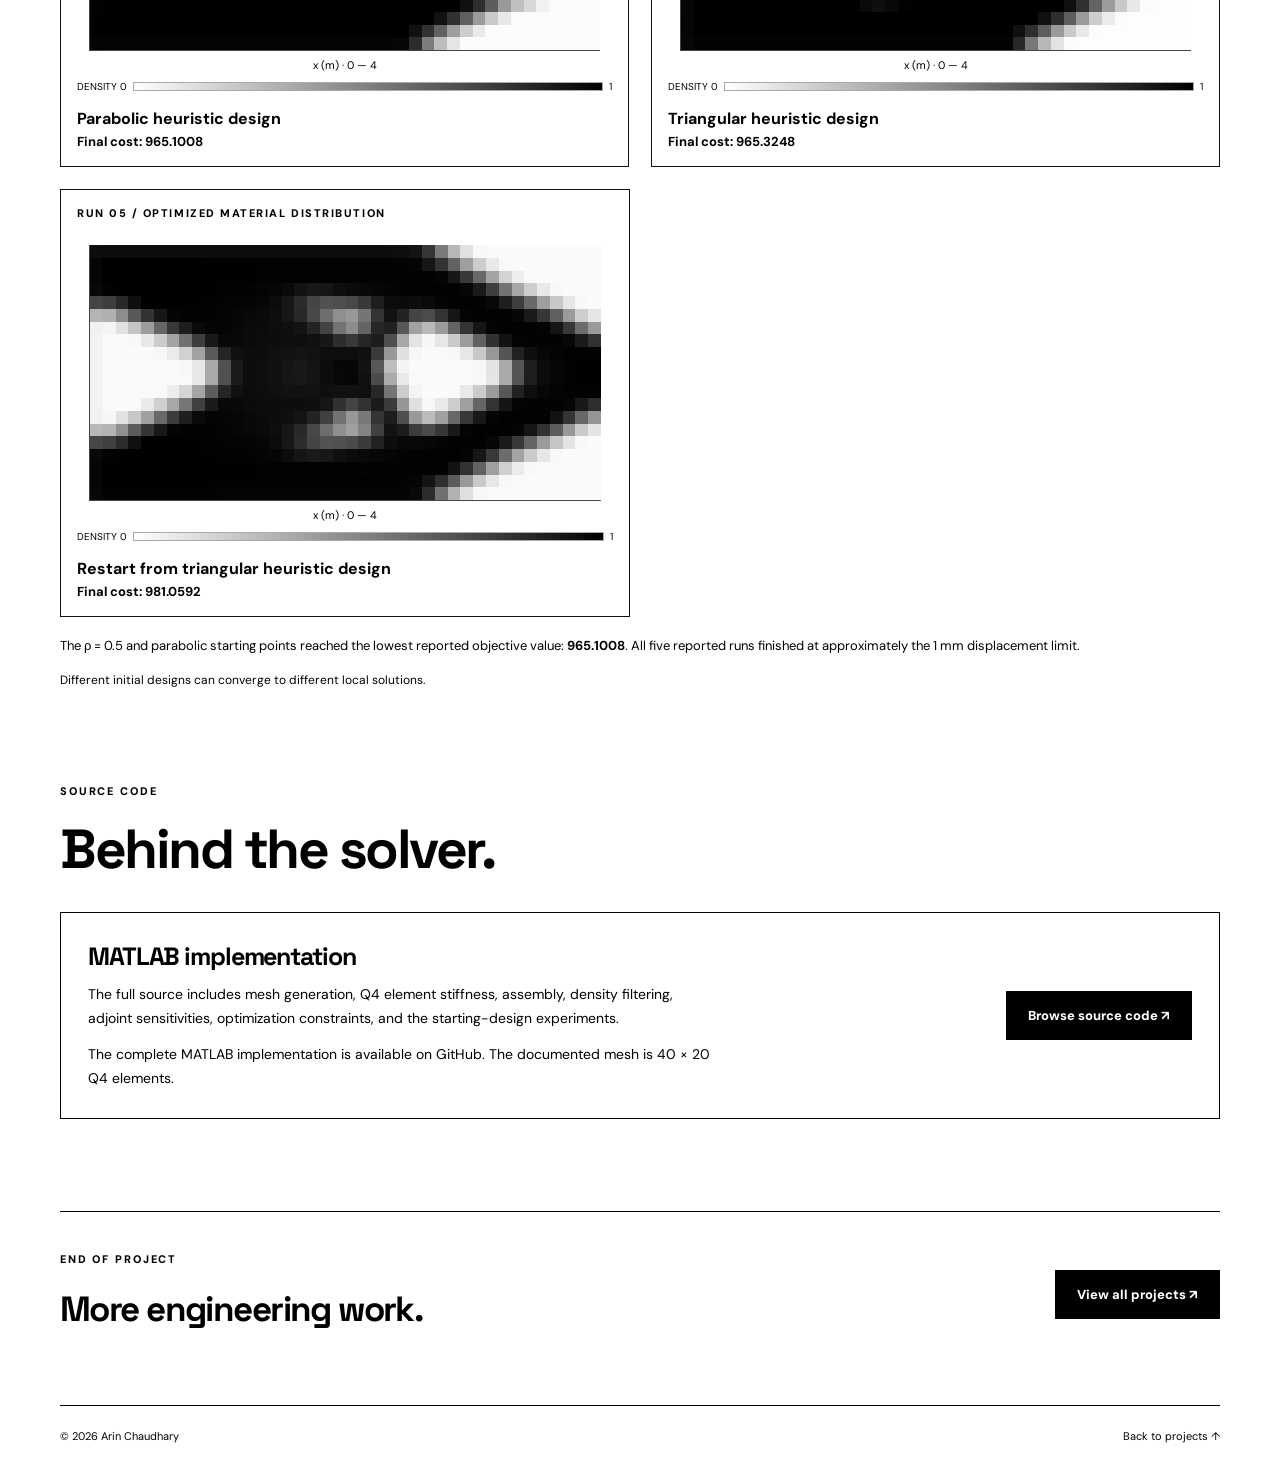
<file: project-topology.html>
<!doctype html><html lang="en"><head><meta charset="utf-8"><meta name="viewport" content="width=device-width,initial-scale=1"><meta name="theme-color" content="#fff"><title>Topology Optimization | Arin Chaudhary</title><link rel="preconnect" href="https://fonts.googleapis.com"><link rel="preconnect" href="https://fonts.gstatic.com" crossorigin><link href="https://fonts.googleapis.com/css2?family=DM+Sans:wght@400;500;600;700;800&family=Space+Grotesk:wght@400;500;600;700&display=swap" rel="stylesheet"><link rel="stylesheet" href="course-projects.css">
<style>.topo-intro{padding:22px 0 45px}.topo-diagram{border:1px solid #000;padding:23px;margin:0 0 22px}.topo-diagram svg{display:block;width:100%;height:auto}.topo-caption{font-size:11px;letter-spacing:.08em;font-weight:700;margin-top:14px}.topo-spec{display:grid;grid-template-columns:repeat(4,minmax(0,1fr));border:1px solid #000;margin-top:20px}.topo-spec div{padding:17px;border-right:1px solid #000}.topo-spec div:last-child{border:0}.topo-spec strong{display:block;font:700 22px 'Space Grotesk',sans-serif}.topo-spec span{font-size:11px}.trial-table{width:100%;border-collapse:collapse;font-size:14px}.trial-table th,.trial-table td{border-bottom:1px solid #000;padding:17px 12px;text-align:left}.trial-table th{font-size:11px;letter-spacing:.1em}.trial-table td:last-child{font-weight:800}.source-box{border:1px solid #000;padding:27px;display:flex;align-items:center;justify-content:space-between;gap:28px}.source-box p{font-size:14px;max-width:630px}.source-box .button{min-width:150px;justify-content:center}.method-list{display:grid;grid-template-columns:1fr 1fr;gap:20px}.method-list div{border-top:2px solid #000;padding:18px 0}.method-list h3{font-size:21px;margin-bottom:9px}.method-list p{font-size:14px}.topo-callout{font-size:13px;margin-top:18px}.topo-small{font-size:12px;line-height:1.7;margin-top:12px}@media(max-width:700px){.topo-spec{grid-template-columns:1fr 1fr}.topo-spec div:nth-child(2){border-right:0}.topo-spec div:nth-child(-n+2){border-bottom:1px solid #000}.method-list{grid-template-columns:1fr}.source-box{display:block}.source-box .button{margin-top:20px}.trial-table th,.trial-table td{padding:11px 6px;font-size:11px}}.topo-results-gallery{display:grid;grid-template-columns:repeat(2,minmax(0,1fr));gap:22px;margin-top:32px}.topo-results-gallery figure{border:1px solid #111;padding:16px;background:#fff;min-width:0;margin:0}.topo-result-number{font-size:11px;letter-spacing:.14em;font-weight:800;margin-bottom:13px}.topo-plot-box{padding:12px 12px 0;position:relative}.topo-plot-media{width:100%;aspect-ratio:2/1;overflow:hidden;border-left:1px solid #444;border-bottom:1px solid #444}.topo-plot-box .topo-plot-media img{display:block;width:100%;height:100%;max-height:none;object-fit:fill;image-rendering:pixelated}.topo-plot-box:after{content:"x (m)  ·  0 — 4";display:block;text-align:center;padding:7px 0 0;font-size:11px}.topo-results-gallery figcaption{border:0;padding:15px 0 0;font-size:13px;letter-spacing:0}.topo-results-gallery figcaption strong{font-size:16px;display:block;margin-bottom:4px}.topo-results-gallery figure:last-child{grid-column:1/-1;max-width:570px}.topo-color-key{display:flex;gap:6px;align-items:center;margin-top:8px;font-size:10px}.topo-color-key i{display:block;flex:1;height:9px;background:linear-gradient(90deg,#fff,#000);border:1px solid #aaa}@media(max-width:700px){.topo-results-gallery{grid-template-columns:1fr}.topo-results-gallery figure:last-child{grid-column:auto;max-width:none}}</style></head>
<body><header class="site-header"><div class="header-inner"><a class="brand" href="index.html#projects">ARIN CHAUDHARY.</a><nav class="nav"><a href="index.html#about">About</a><a href="index.html#experience">Experience</a><a href="index.html#projects">Projects</a><a class="resume" href="assets/Arin_Chaudhary_Resume.pdf" download>Resume ↗</a></nav></div></header><main>
<section class="hero page-wrap"><a class="back" href="index.html#projects">← Back to projects</a><div class="hero-grid"><div><p class="kicker">04 / NUMERICAL METHODS · DESIGN OPTIMIZATION</p><h1>Topology<br>optimization.</h1><p class="lead">Building a planar finite element solver and testing how different starting geometries affect an optimized structure.</p></div><dl class="meta"><div><dt>MY ROLE</dt><dd>Topology Optimization, Finite Element Method (Planar Elements), and Numerical Methods</dd></div><div><dt>SKILLS & METHODS</dt><dd>Numerical Methods, Planar FEA, Optimization</dd></div><div><dt>SOFTWARE</dt><dd>MATLAB</dd></div></dl></div></section>
<section class="page-wrap topo-intro"><p class="kicker">MODEL & LOAD CASE</p><h2 style="font-size:clamp(34px,4.5vw,58px);margin-bottom:24px">One load case. Several starting designs.</h2><figure class="topo-diagram"><svg viewBox="0 0 960 420" role="img" aria-label="Rectangular 4 meter by 2 meter planar mesh, fixed left edge, downward 100 kilonewton force at midheight of right edge"><defs><pattern id="mesh" width="18" height="18" patternUnits="userSpaceOnUse"><path d="M18 0H0V18" fill="none" stroke="#bbb" stroke-width=".8"/></pattern><marker id="arr" markerWidth="9" markerHeight="9" refX="4" refY="5" orient="auto"><path d="M0 0L9 5L0 10Z" fill="#000"/></marker></defs><rect x="150" y="60" width="720" height="300" fill="url(#mesh)" stroke="#000" stroke-width="2"/><path d="M125 60V360" stroke="#000" stroke-width="5"/><g stroke="#000" stroke-width="1.4"><path d="M125 65l-17 15m17 15-17 15m17 15-17 15m17 15-17 15m17 15-17 15m17 15-17 15m17 15-17 15m17 15-17 15m17 15-17 15m17 15-17 15m17 15-17 15"/></g><g stroke="#000" fill="none"><path d="M150 388H870"/><path d="M150 383v10m720-10v10"/><path d="M98 60V360m-5-300h10m-10 300h10"/></g><text x="510" y="409" text-anchor="middle" font-size="18" font-family="sans-serif">4 m</text><text x="82" y="212" text-anchor="middle" transform="rotate(-90 82 212)" font-size="18" font-family="sans-serif">2 m</text><path d="M870 145V225" stroke="#000" stroke-width="5" marker-end="url(#arr)"/><text x="866" y="125" text-anchor="end" font-size="20" font-family="sans-serif" font-weight="bold">100 kN ↓</text><text x="866" y="248" text-anchor="end" font-size="14" font-family="sans-serif">at (4, 1) m</text><text x="160" y="40" font-size="15" font-family="sans-serif">Fixed boundary</text></svg><figcaption class="topo-caption">01 / Planar beam model — fixed left edge; 100 kN downward tip load at midheight. Schematic, not deformed to scale.</figcaption></figure><div class="topo-spec"><div><strong>40 × 20</strong><span>Q4 mesh · 800 elements</span></div><div><strong>4 × 2 m</strong><span>Design domain</span></div><div><strong>0.2 m</strong><span>Density filter radius</span></div><div><strong>p = 3</strong><span>SIMP penalization</span></div></div><p class="topo-small">Steel: E = 210 GPa, ν = 0.30; thickness = 0.025 m. Material density is bounded between 0.01 and 1.00. Maximum downward displacement at the loaded point: 1 mm.</p></section>
<section class="section page-wrap" style="padding-top:65px"><div class="section-head"><p class="kicker">THE APPROACH</p><h2>From stiffness matrix to optimizer.</h2></div><div class="method-list"><div><h3>01 / Planar FEA</h3><p>I built a four-node plane-stress element solver, assembled a sparse stiffness matrix, and used 2 × 2 Gauss integration.</p></div><div><h3>02 / Filtering</h3><p>I used a distance-based, normalized density filter to smooth the element densities and reduce checkerboarding.</p></div><div><h3>03 / Sensitivities</h3><p>I implemented gradients for the objective and displacement constraint, including an adjoint calculation.</p></div><div><h3>04 / Optimization</h3><p>I used MATLAB fmincon to minimize material cost while enforcing a 1 mm downward displacement limit.</p></div></div></section>
<section class="section page-wrap"><div class="section-head"><p class="kicker">OPTIMIZATION TRIALS</p><h2>Different starting points. Different results.</h2></div><div style="overflow:auto"><table class="trial-table"><thead><tr><th>RUN</th><th>INITIAL MATERIAL DISTRIBUTION</th><th>FINAL COST</th></tr></thead><tbody><tr><td>01</td><td>Full-density starting field</td><td>980.7436</td></tr><tr><td>02</td><td>Uniform ρ = 0.5</td><td>965.1008</td></tr><tr><td>03</td><td>Left-opening parabolic heuristic design</td><td>965.1008</td></tr><tr><td>04</td><td>Triangular heuristic design</td><td>965.3248</td></tr><tr><td>05</td><td>Restart from triangular heuristic design</td><td>981.0592</td></tr></tbody></table></div><div class="topo-results-gallery" aria-label="Optimized density distributions for five trials"><figure><div class="topo-result-number">RUN 01 / OPTIMIZED MATERIAL DISTRIBUTION</div><div class="topo-plot-box"><div class="topo-plot-media"><img src="[data-uri]" alt="Grayscale optimized density distribution for trial 1, Full-density starting field"></div></div><div class="topo-color-key"><span>DENSITY 0</span><i></i><span>1</span></div><figcaption><strong>Full-density starting field</strong>Final cost: 980.7436</figcaption></figure><figure><div class="topo-result-number">RUN 02 / OPTIMIZED MATERIAL DISTRIBUTION</div><div class="topo-plot-box"><div class="topo-plot-media"><img src="[data-uri]" alt="Grayscale optimized density distribution for trial 2, Uniform density (ρ = 0.5)"></div></div><div class="topo-color-key"><span>DENSITY 0</span><i></i><span>1</span></div><figcaption><strong>Uniform density (ρ = 0.5)</strong>Final cost: 965.1008</figcaption></figure><figure><div class="topo-result-number">RUN 03 / OPTIMIZED MATERIAL DISTRIBUTION</div><div class="topo-plot-box"><div class="topo-plot-media"><img src="[data-uri]" alt="Grayscale optimized density distribution for trial 3, Parabolic heuristic design"></div></div><div class="topo-color-key"><span>DENSITY 0</span><i></i><span>1</span></div><figcaption><strong>Parabolic heuristic design</strong>Final cost: 965.1008</figcaption></figure><figure><div class="topo-result-number">RUN 04 / OPTIMIZED MATERIAL DISTRIBUTION</div><div class="topo-plot-box"><div class="topo-plot-media"><img src="[data-uri]" alt="Grayscale optimized density distribution for trial 4, Triangular heuristic design"></div></div><div class="topo-color-key"><span>DENSITY 0</span><i></i><span>1</span></div><figcaption><strong>Triangular heuristic design</strong>Final cost: 965.3248</figcaption></figure><figure><div class="topo-result-number">RUN 05 / OPTIMIZED MATERIAL DISTRIBUTION</div><div class="topo-plot-box"><div class="topo-plot-media"><img src="[data-uri]" alt="Grayscale optimized density distribution for trial 5, Restart from triangular heuristic design"></div></div><div class="topo-color-key"><span>DENSITY 0</span><i></i><span>1</span></div><figcaption><strong>Restart from triangular heuristic design</strong>Final cost: 981.0592</figcaption></figure></div><p class="topo-callout">The ρ = 0.5 and parabolic starting points reached the lowest reported objective value: <strong>965.1008</strong>. All five reported runs finished at approximately the 1 mm displacement limit.</p><p class="topo-small">Different initial designs can converge to different local solutions.</p></section>
<section class="section page-wrap"><div class="section-head"><p class="kicker">SOURCE CODE</p><h2>Behind the solver.</h2></div><div class="source-box"><div><h3 style="font-size:25px;margin-bottom:10px">MATLAB implementation</h3><p>The full source includes mesh generation, Q4 element stiffness, assembly, density filtering, adjoint sensitivities, optimization constraints, and the starting-design experiments.</p><p class="topo-small">The complete MATLAB implementation is available on GitHub. The documented mesh is 40 × 20 Q4 elements.</p></div><a class="button" href="https://github.com/ArinMech/ArinMech.github.io/tree/main/topology-optimization" target="_blank" rel="noopener noreferrer">Browse source code ↗</a></div></section>
<section class="footer-nav page-wrap"><div><p class="kicker">END OF PROJECT</p><h2>More engineering work.</h2></div><a class="button" href="index.html#projects">View all projects ↗</a></section></main><footer class="page-wrap"><span>© 2026 Arin Chaudhary</span><a href="index.html#projects">Back to projects ↑</a></footer></body></html>
</file>
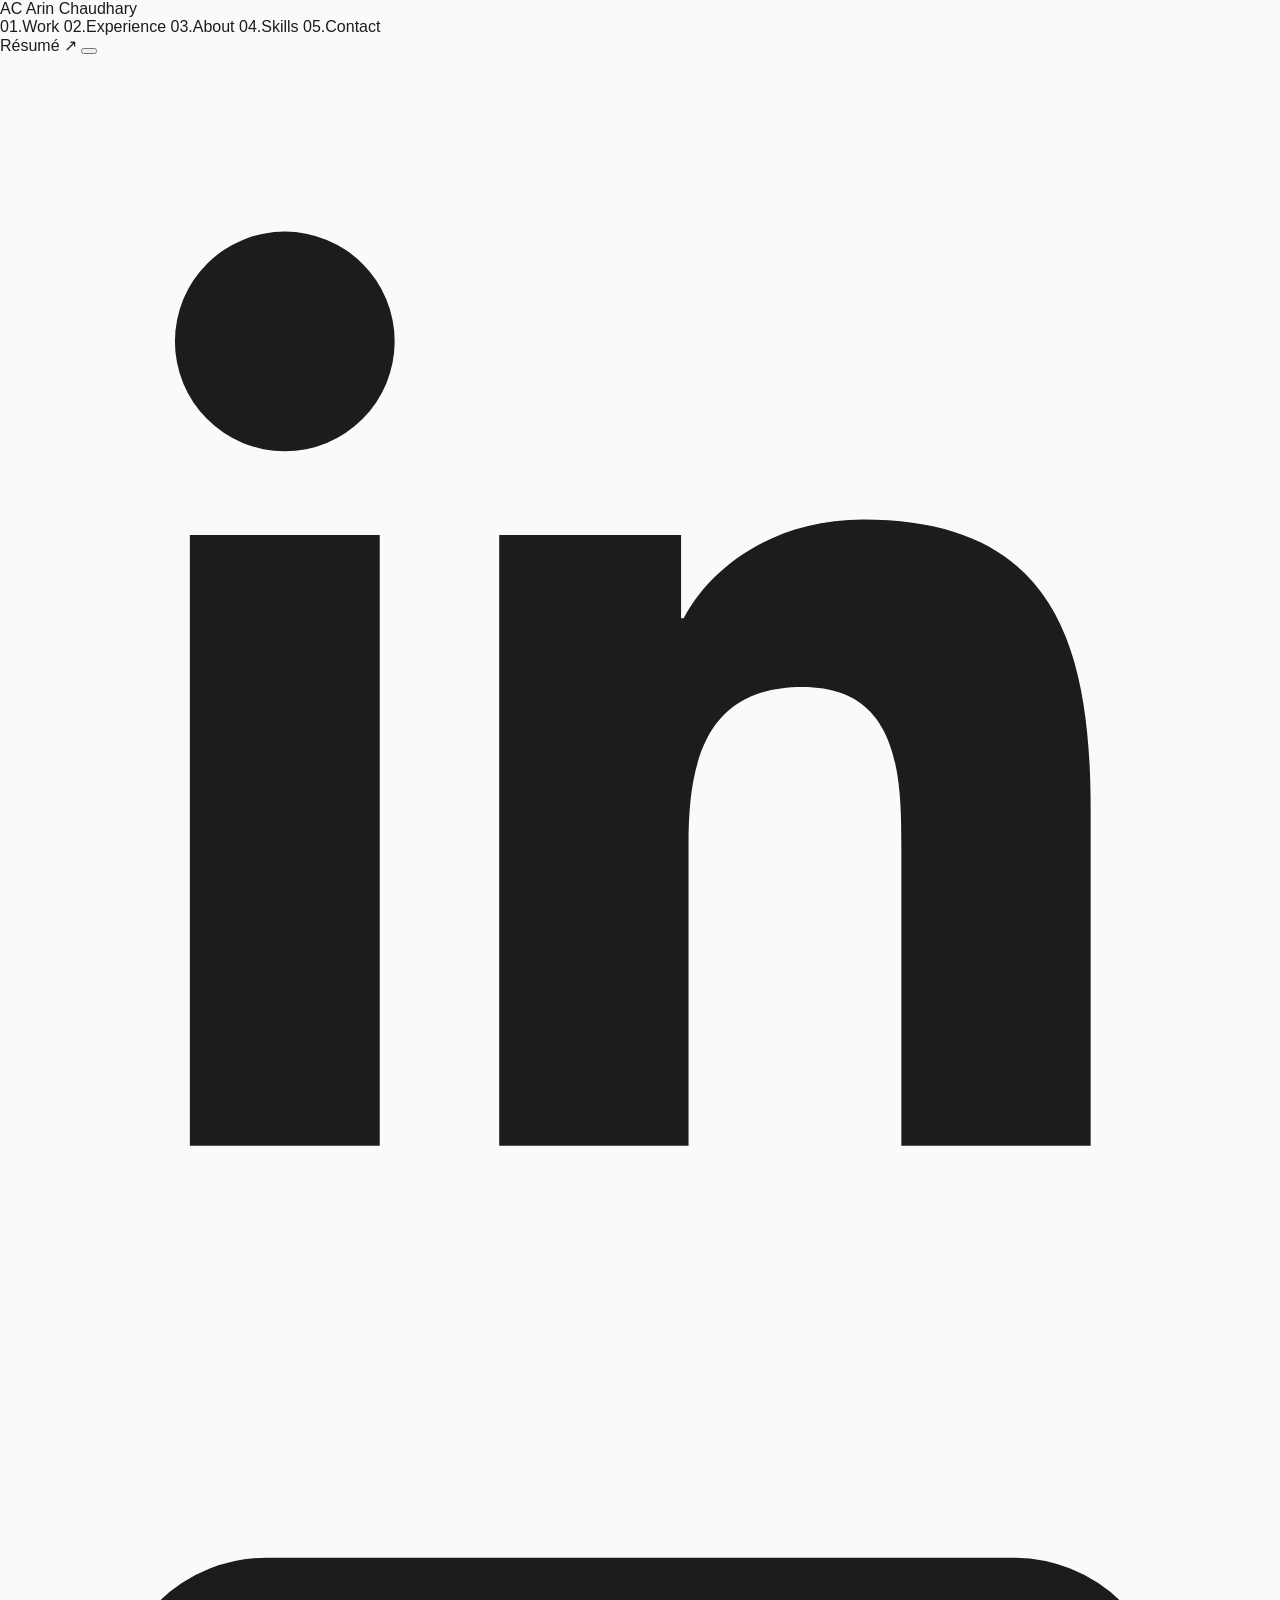
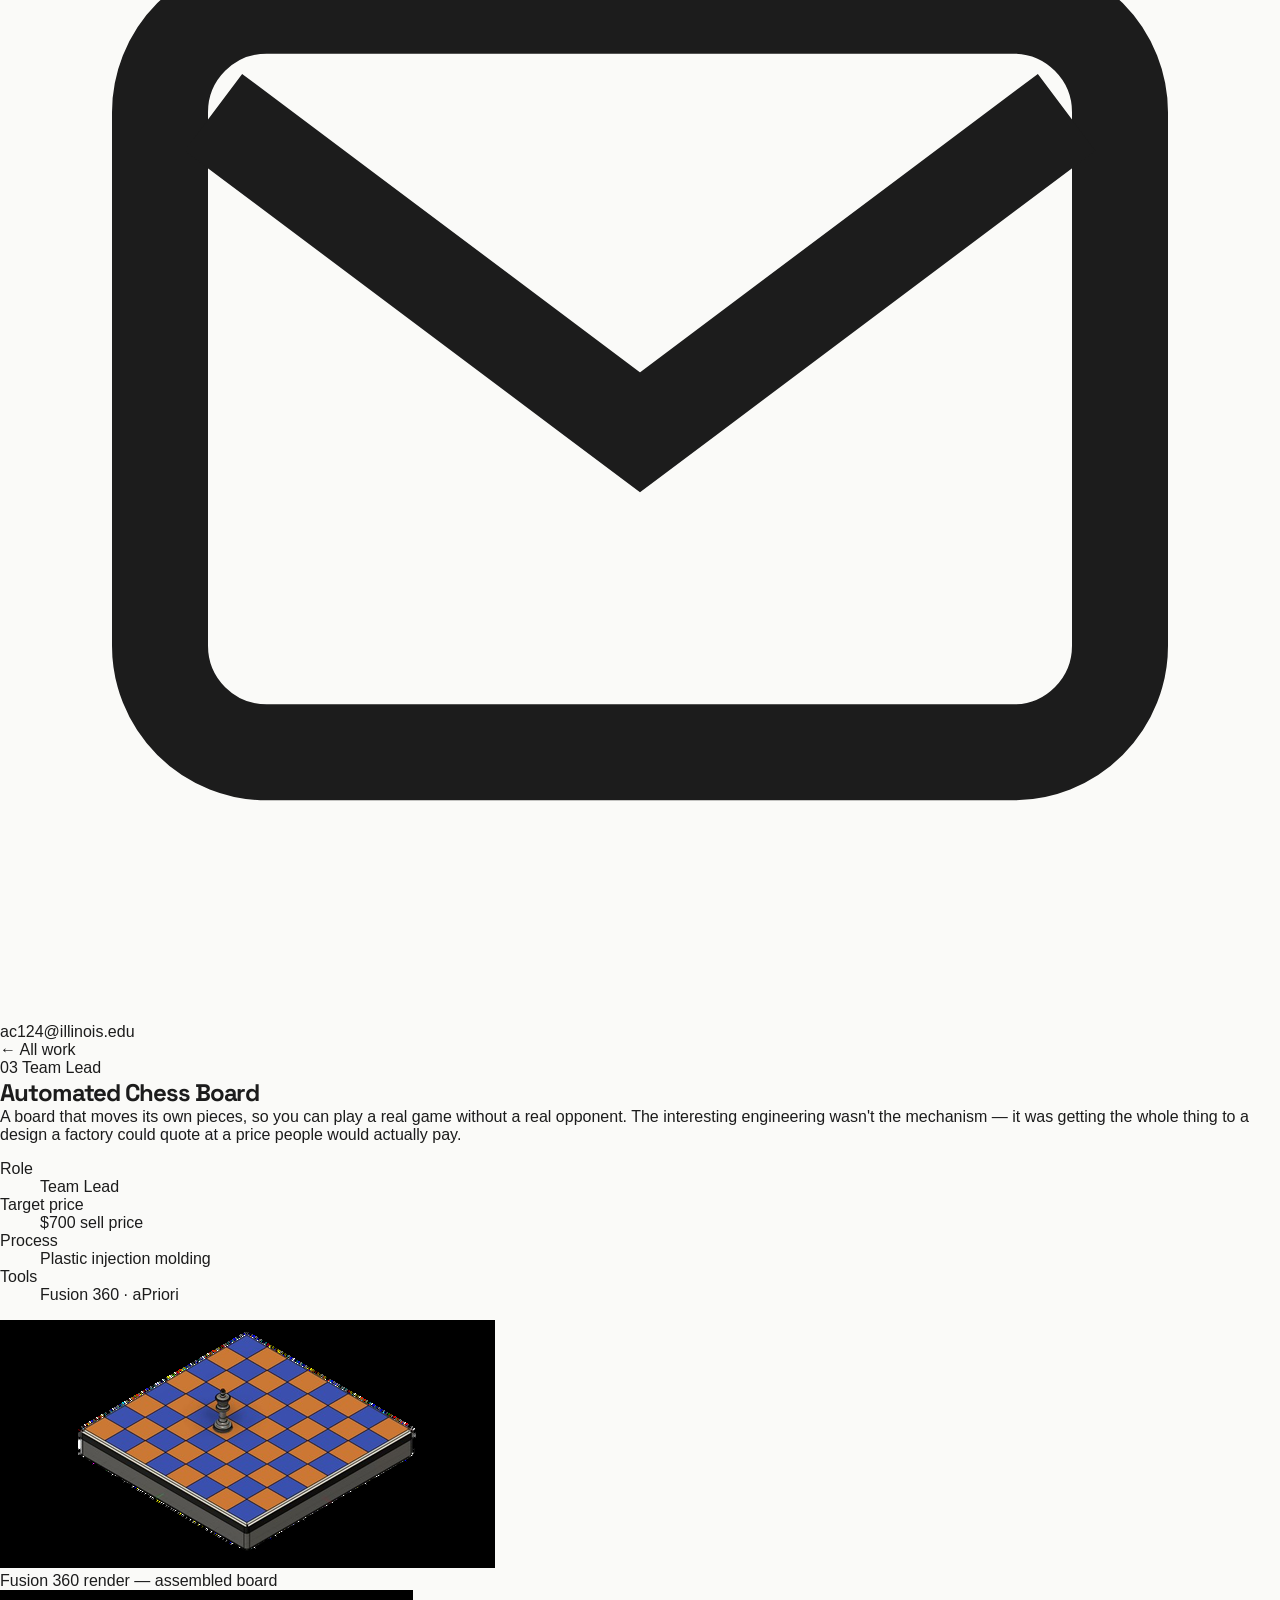
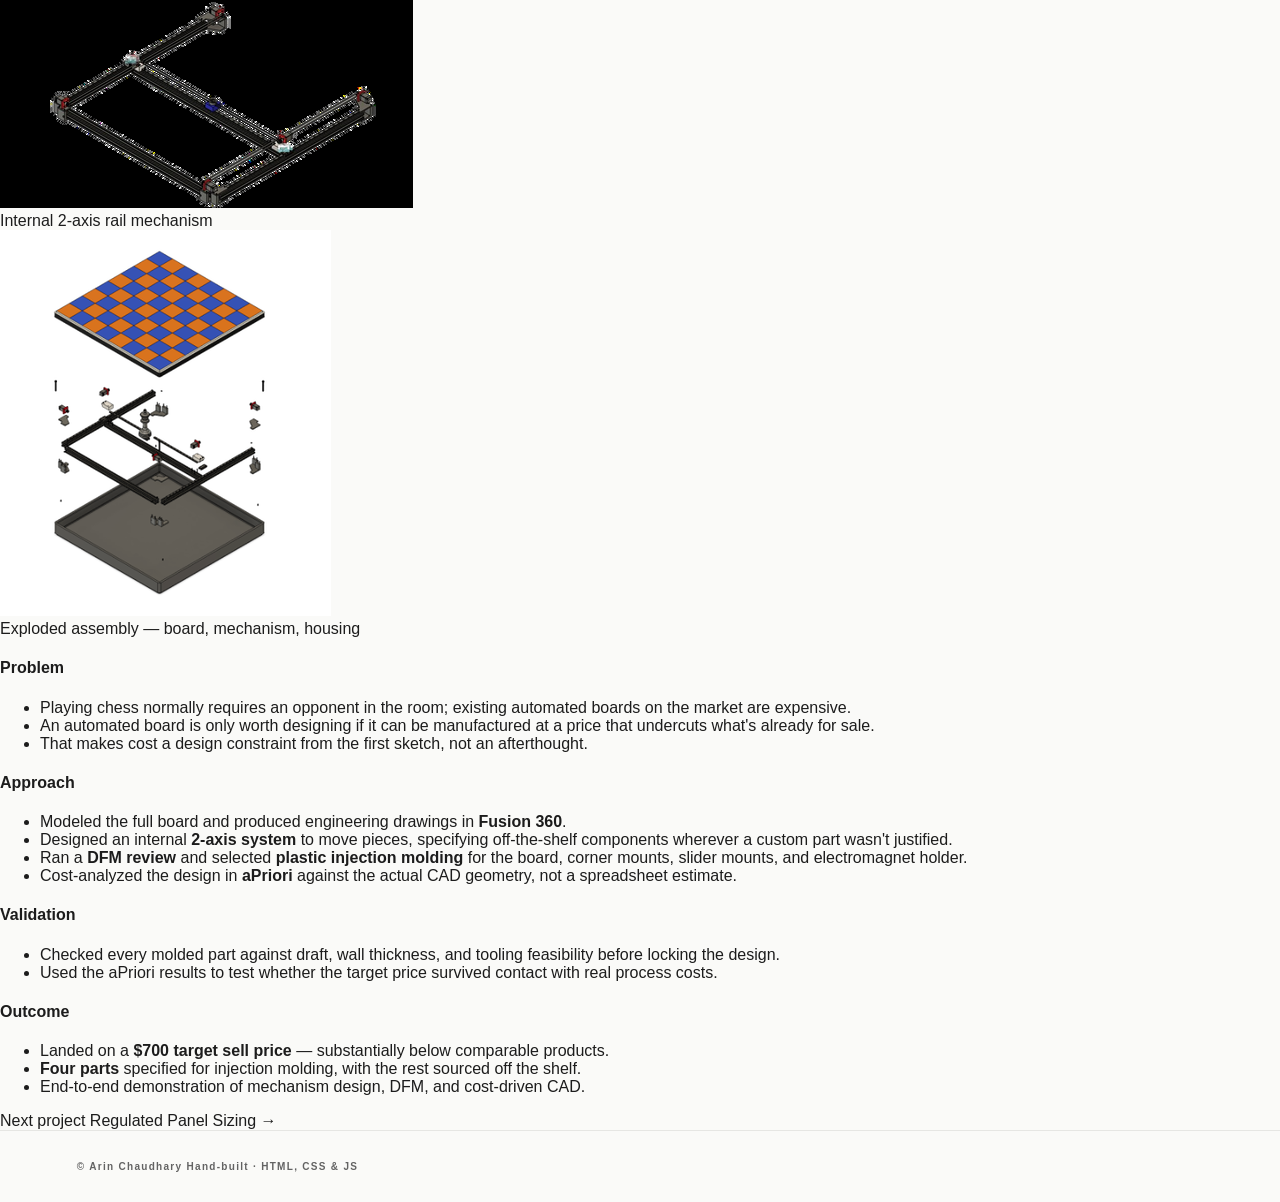
<file: projects/chess.html>
<!DOCTYPE html>
<html lang="en">
<head>
<meta charset="UTF-8" />
<meta name="viewport" content="width=device-width, initial-scale=1.0" />
<meta name="theme-color" content="#0a192f" />
<title>Automated Chess Board — Arin Chaudhary</title>
<meta name="description" content="Case study: an automated chessboard taken from concept to a manufacturable, cost-justified design — full CAD, DFM review, and aPriori cost analysis." />
<meta property="og:title" content="Automated Chess Board — Arin Chaudhary" />
<meta property="og:description" content="Case study: an automated chessboard taken from concept to a manufacturable, cost-justified design — full CAD, DFM review, and aPriori cost analysis." />
<link rel="icon" href="data:image/svg+xml,<svg xmlns=%22http://www.w3.org/2000/svg%22 viewBox=%220 0 100 100%22><rect width=%22100%22 height=%22100%22 rx=%2216%22 fill=%22%230a192f%22/><text x=%2250%22 y=%2268%22 font-size=%2252%22 font-family=%22monospace%22 font-weight=%22bold%22 fill=%22%2364ffda%22 text-anchor=%22middle%22>AC</text></svg>" />
<link rel="preconnect" href="https://fonts.googleapis.com">
<link rel="preconnect" href="https://fonts.gstatic.com" crossorigin>
<link href="https://fonts.googleapis.com/css2?family=Space+Grotesk:wght@500;600;700&family=Inter:wght@400;500;600&family=JetBrains+Mono:wght@400;500&display=swap" rel="stylesheet">
<link rel="stylesheet" href="../styles.css" />
</head>
<body>

<div class="grid-overlay" aria-hidden="true"></div>

<header class="nav" id="nav">
  <div class="nav-inner">
    <a href="../index.html#top" class="nav-brand">
      <span class="brand-mark" aria-hidden="true">AC</span>
      Arin Chaudhary
    </a>
    <nav class="nav-links" id="navLinks" aria-label="Main">
      <a href="../index.html#work"><span class="nav-num">01.</span>Work</a>
      <a href="../index.html#experience"><span class="nav-num">02.</span>Experience</a>
      <a href="../index.html#about"><span class="nav-num">03.</span>About</a>
      <a href="../index.html#skills"><span class="nav-num">04.</span>Skills</a>
      <a href="../index.html#contact"><span class="nav-num">05.</span>Contact</a>
    </nav>
    <a class="nav-resume" href="../assets/Arin_Chaudhary_Resume.pdf" target="_blank" rel="noopener">R&eacute;sum&eacute; &#8599;</a>
    <button class="nav-toggle" id="navToggle" aria-label="Toggle menu" aria-expanded="false" aria-controls="navLinks">
      <span></span><span></span><span></span>
    </button>
  </div>
</header>

<div class="rail rail-left" aria-hidden="false">
  <a href="https://linkedin.com/in/arinchaudhary" target="_blank" rel="noopener" aria-label="LinkedIn">
    <svg viewBox="0 0 24 24" fill="currentColor" aria-hidden="true"><path d="M20.45 20.45h-3.55v-5.57c0-1.33-.02-3.03-1.85-3.03-1.85 0-2.14 1.45-2.14 2.94v5.66H9.36V9h3.41v1.56h.05c.47-.9 1.63-1.85 3.36-1.85 3.6 0 4.27 2.37 4.27 5.45v6.29ZM5.34 7.43a2.06 2.06 0 1 1 0-4.12 2.06 2.06 0 0 1 0 4.12ZM7.12 20.45H3.56V9h3.56v11.45Z"/></svg>
  </a>
  <a href="mailto:ac124@illinois.edu" aria-label="Email">
    <svg viewBox="0 0 24 24" fill="none" stroke="currentColor" stroke-width="1.8" aria-hidden="true"><rect x="3" y="5" width="18" height="14" rx="2"/><path d="m4 7 8 6 8-6"/></svg>
  </a>
</div>
<div class="rail rail-right" aria-hidden="false">
  <a href="mailto:ac124@illinois.edu" class="rail-email">ac124@illinois.edu</a>
</div>

<main>

  <article class="case-hero wrap">
    <a href="../index.html#work" class="back-link">&larr; All work</a>

    <div class="work-meta">
      <span class="work-index">03</span>
      <span class="role-chip">Team Lead</span>
    </div>

    <h1>Automated Chess Board</h1>
    <p class="case-lede">A board that moves its own pieces, so you can play a real game without a real opponent. The interesting engineering wasn't the mechanism — it was getting the whole thing to a design a factory could quote at a price people would actually pay.</p>

    <dl class="case-facts">
      <div class="case-fact"><dt>Role</dt><dd>Team Lead</dd></div>
      <div class="case-fact"><dt>Target price</dt><dd>$700 sell price</dd></div>
      <div class="case-fact"><dt>Process</dt><dd>Plastic injection molding</dd></div>
      <div class="case-fact"><dt>Tools</dt><dd>Fusion 360 · aPriori</dd></div>
    </dl>

    <div class="case-gallery">
      <figure class="viewport">
        <img src="../assets/projects/chess-board-render.png" alt="Rendered automated chessboard with a piece on it" loading="lazy" />
        <figcaption>Fusion 360 render — assembled board</figcaption>
      </figure>
      <figure class="viewport">
        <img src="../assets/projects/chess-rail-mechanism.png" alt="CAD model of the two-axis rail mechanism inside the chessboard" loading="lazy" />
        <figcaption>Internal 2-axis rail mechanism</figcaption>
      </figure>
      <figure class="span-2">
        <img src="../assets/projects/chess-exploded-view.png" alt="Exploded view of the chessboard assembly showing board, mechanism and housing" loading="lazy" />
        <figcaption>Exploded assembly — board, mechanism, housing</figcaption>
      </figure>
    </div>

    <div class="case-blocks">
      <div class="case-block">
        <h4>Problem</h4>
        <ul>
          <li>Playing chess normally requires an opponent in the room; existing automated boards on the market are expensive.</li>
          <li>An automated board is only worth designing if it can be manufactured at a price that undercuts what's already for sale.</li>
          <li>That makes cost a design constraint from the first sketch, not an afterthought.</li>
        </ul>
      </div>
      <div class="case-block">
        <h4>Approach</h4>
        <ul>
          <li>Modeled the full board and produced engineering drawings in <strong>Fusion 360</strong>.</li>
          <li>Designed an internal <strong>2-axis system</strong> to move pieces, specifying off-the-shelf components wherever a custom part wasn't justified.</li>
          <li>Ran a <strong>DFM review</strong> and selected <strong>plastic injection molding</strong> for the board, corner mounts, slider mounts, and electromagnet holder.</li>
          <li>Cost-analyzed the design in <strong>aPriori</strong> against the actual CAD geometry, not a spreadsheet estimate.</li>
        </ul>
      </div>
      <div class="case-block">
        <h4>Validation</h4>
        <ul>
          <li>Checked every molded part against draft, wall thickness, and tooling feasibility before locking the design.</li>
          <li>Used the aPriori results to test whether the target price survived contact with real process costs.</li>
        </ul>
      </div>
      <div class="case-block">
        <h4>Outcome</h4>
        <ul>
          <li>Landed on a <strong>$700 target sell price</strong> — substantially below comparable products.</li>
          <li><strong>Four parts</strong> specified for injection molding, with the rest sourced off the shelf.</li>
          <li>End-to-end demonstration of mechanism design, DFM, and cost-driven CAD.</li>
        </ul>
      </div>
    </div>

    <nav class="case-next" aria-label="Next project">
      <span class="mono">Next project</span>
      <a href="panel.html">Regulated Panel Sizing <span class="arrow">&rarr;</span></a>
    </nav>
  </article>

</main>

<footer class="site-footer">
  <div class="footer-inner">
    <span>&copy; <span id="year"></span> Arin Chaudhary</span>
    <span>Hand-built &middot; HTML, CSS &amp; JS</span>
  </div>
</footer>

<script src="../script.js"></script>
</body>
</html>
</file>
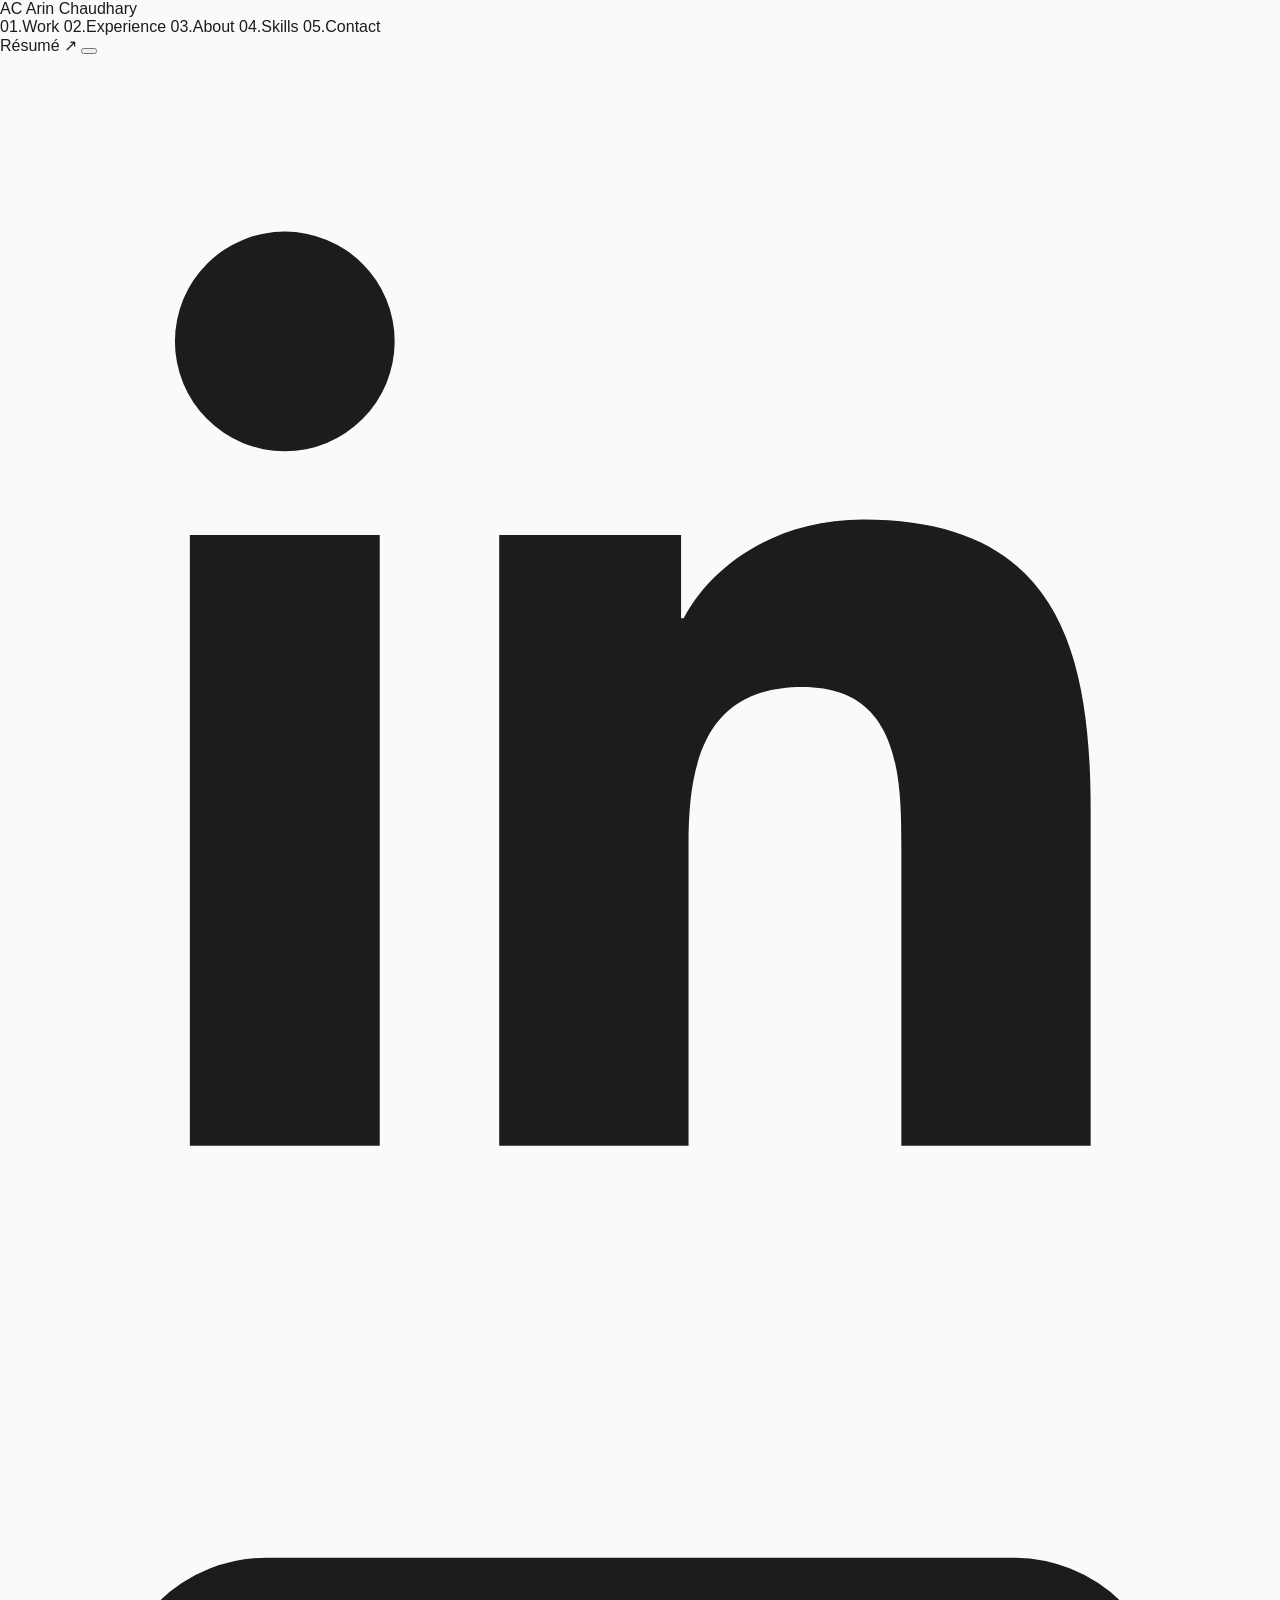
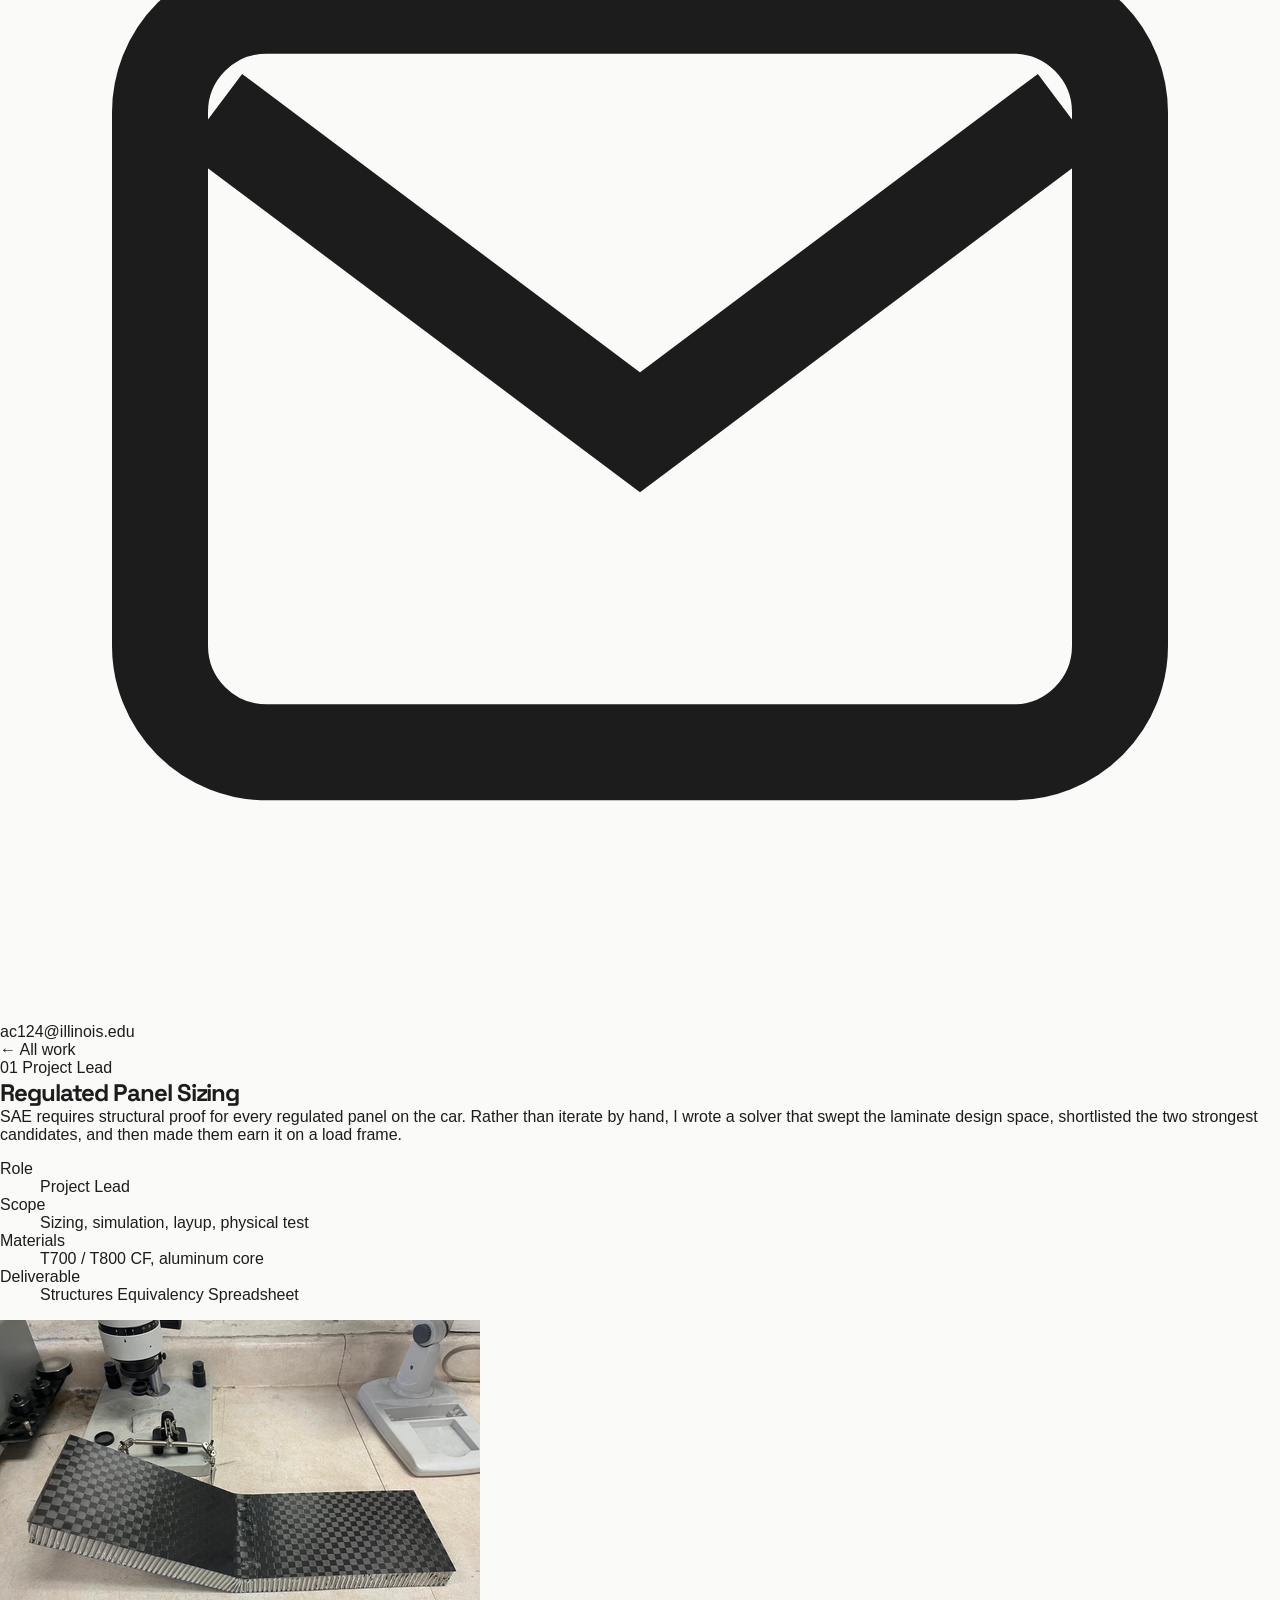
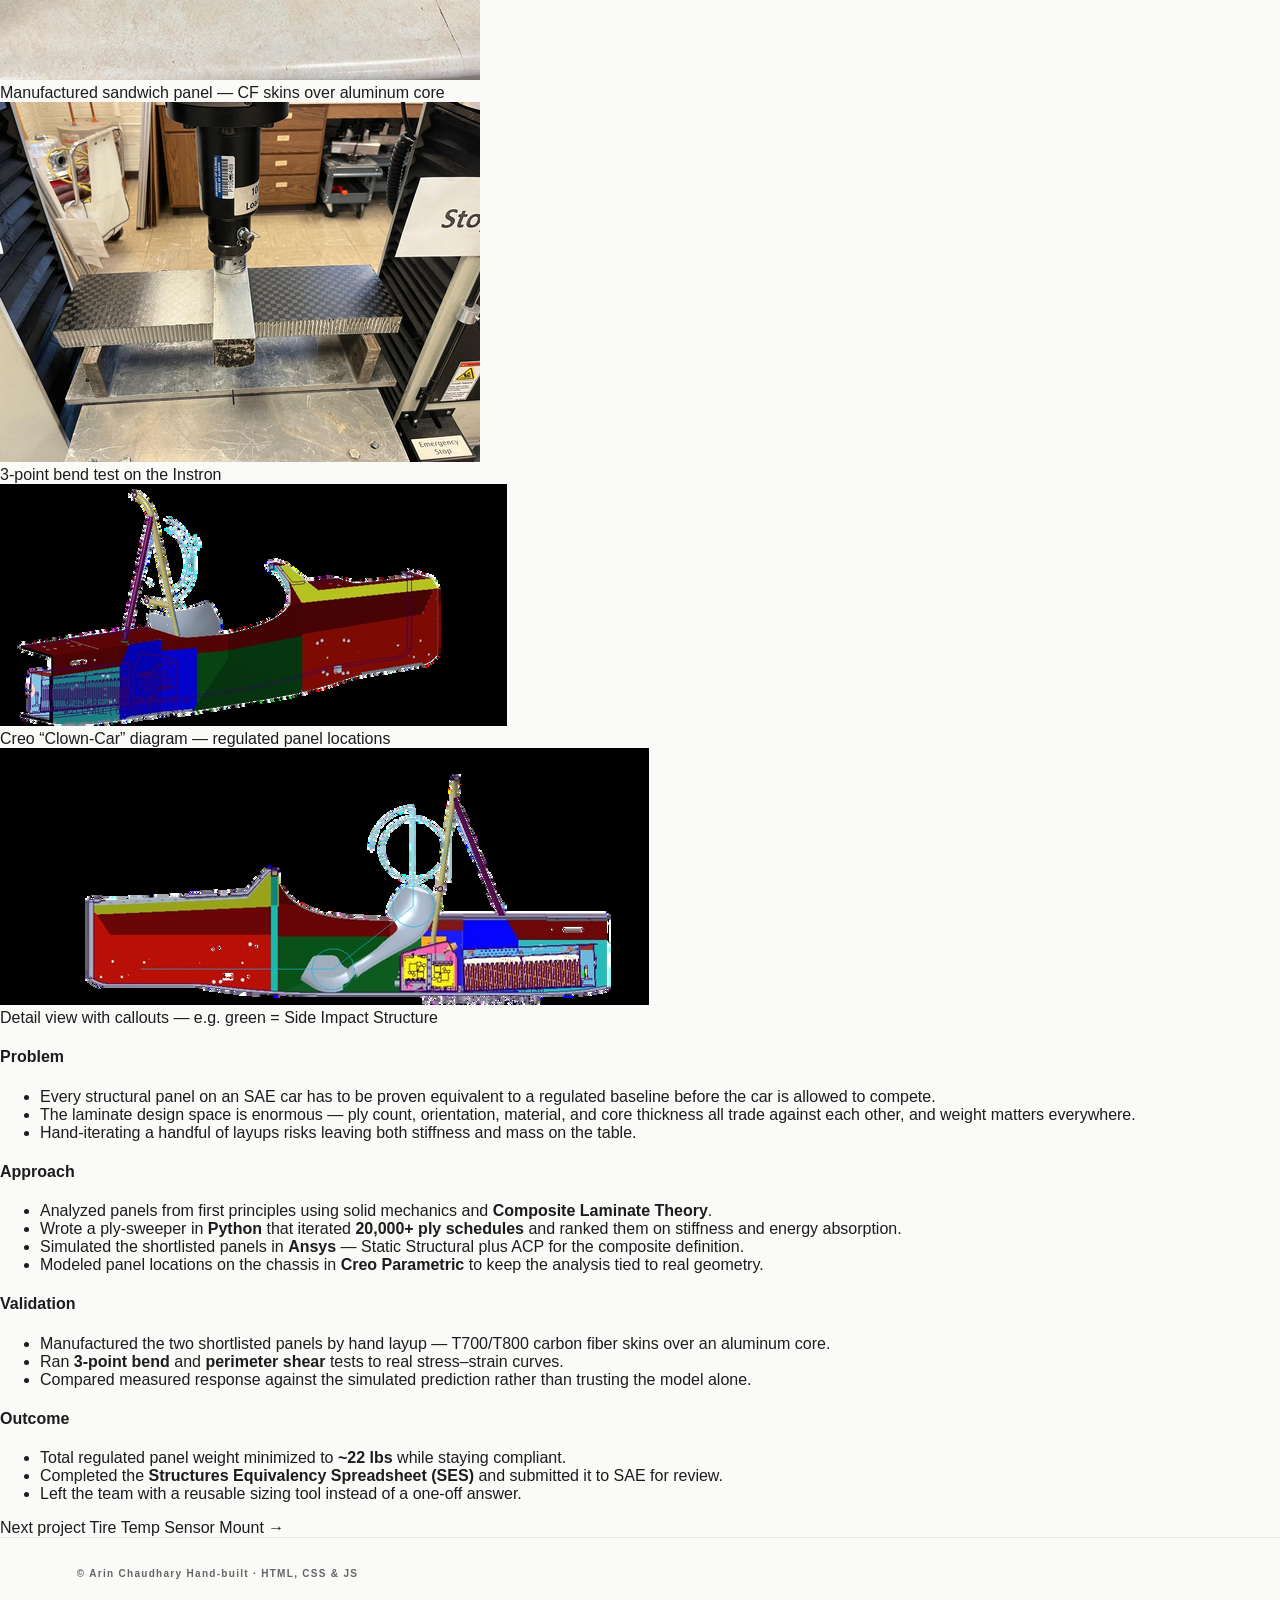
<file: projects/panel.html>
<!DOCTYPE html>
<html lang="en">
<head>
<meta charset="UTF-8" />
<meta name="viewport" content="width=device-width, initial-scale=1.0" />
<meta name="theme-color" content="#0a192f" />
<title>Regulated Panel Sizing — Arin Chaudhary</title>
<meta name="description" content="Case study: sizing and validating SAE-regulated composite sandwich panels — 20,000+ ply schedules screened in Python, two candidates proven on an Instron." />
<meta property="og:title" content="Regulated Panel Sizing — Arin Chaudhary" />
<meta property="og:description" content="Case study: sizing and validating SAE-regulated composite sandwich panels — 20,000+ ply schedules screened in Python, two candidates proven on an Instron." />
<link rel="icon" href="data:image/svg+xml,<svg xmlns=%22http://www.w3.org/2000/svg%22 viewBox=%220 0 100 100%22><rect width=%22100%22 height=%22100%22 rx=%2216%22 fill=%22%230a192f%22/><text x=%2250%22 y=%2268%22 font-size=%2252%22 font-family=%22monospace%22 font-weight=%22bold%22 fill=%22%2364ffda%22 text-anchor=%22middle%22>AC</text></svg>" />
<link rel="preconnect" href="https://fonts.googleapis.com">
<link rel="preconnect" href="https://fonts.gstatic.com" crossorigin>
<link href="https://fonts.googleapis.com/css2?family=Space+Grotesk:wght@500;600;700&family=Inter:wght@400;500;600&family=JetBrains+Mono:wght@400;500&display=swap" rel="stylesheet">
<link rel="stylesheet" href="../styles.css" />
</head>
<body>

<div class="grid-overlay" aria-hidden="true"></div>

<header class="nav" id="nav">
  <div class="nav-inner">
    <a href="../index.html#top" class="nav-brand">
      <span class="brand-mark" aria-hidden="true">AC</span>
      Arin Chaudhary
    </a>
    <nav class="nav-links" id="navLinks" aria-label="Main">
      <a href="../index.html#work"><span class="nav-num">01.</span>Work</a>
      <a href="../index.html#experience"><span class="nav-num">02.</span>Experience</a>
      <a href="../index.html#about"><span class="nav-num">03.</span>About</a>
      <a href="../index.html#skills"><span class="nav-num">04.</span>Skills</a>
      <a href="../index.html#contact"><span class="nav-num">05.</span>Contact</a>
    </nav>
    <a class="nav-resume" href="../assets/Arin_Chaudhary_Resume.pdf" target="_blank" rel="noopener">R&eacute;sum&eacute; &#8599;</a>
    <button class="nav-toggle" id="navToggle" aria-label="Toggle menu" aria-expanded="false" aria-controls="navLinks">
      <span></span><span></span><span></span>
    </button>
  </div>
</header>

<div class="rail rail-left" aria-hidden="false">
  <a href="https://linkedin.com/in/arinchaudhary" target="_blank" rel="noopener" aria-label="LinkedIn">
    <svg viewBox="0 0 24 24" fill="currentColor" aria-hidden="true"><path d="M20.45 20.45h-3.55v-5.57c0-1.33-.02-3.03-1.85-3.03-1.85 0-2.14 1.45-2.14 2.94v5.66H9.36V9h3.41v1.56h.05c.47-.9 1.63-1.85 3.36-1.85 3.6 0 4.27 2.37 4.27 5.45v6.29ZM5.34 7.43a2.06 2.06 0 1 1 0-4.12 2.06 2.06 0 0 1 0 4.12ZM7.12 20.45H3.56V9h3.56v11.45Z"/></svg>
  </a>
  <a href="mailto:ac124@illinois.edu" aria-label="Email">
    <svg viewBox="0 0 24 24" fill="none" stroke="currentColor" stroke-width="1.8" aria-hidden="true"><rect x="3" y="5" width="18" height="14" rx="2"/><path d="m4 7 8 6 8-6"/></svg>
  </a>
</div>
<div class="rail rail-right" aria-hidden="false">
  <a href="mailto:ac124@illinois.edu" class="rail-email">ac124@illinois.edu</a>
</div>

<main>

  <article class="case-hero wrap">
    <a href="../index.html#work" class="back-link">&larr; All work</a>

    <div class="work-meta">
      <span class="work-index">01</span>
      <span class="role-chip">Project Lead</span>
    </div>

    <h1>Regulated Panel Sizing</h1>
    <p class="case-lede">SAE requires structural proof for every regulated panel on the car. Rather than iterate by hand, I wrote a solver that swept the laminate design space, shortlisted the two strongest candidates, and then made them earn it on a load frame.</p>

    <dl class="case-facts">
      <div class="case-fact"><dt>Role</dt><dd>Project Lead</dd></div>
      <div class="case-fact"><dt>Scope</dt><dd>Sizing, simulation, layup, physical test</dd></div>
      <div class="case-fact"><dt>Materials</dt><dd>T700 / T800 CF, aluminum core</dd></div>
      <div class="case-fact"><dt>Deliverable</dt><dd>Structures Equivalency Spreadsheet</dd></div>
    </dl>

    <div class="case-gallery">
      <figure>
        <img class="photo" src="../assets/projects/panel-layup.jpg" alt="Manufactured carbon fiber sandwich panel with aluminum honeycomb core" loading="lazy" />
        <figcaption>Manufactured sandwich panel — CF skins over aluminum core</figcaption>
      </figure>
      <figure>
        <img class="photo" src="../assets/projects/panel-bend-test.jpg" alt="Three-point bend test setup on a composite sandwich panel" loading="lazy" />
        <figcaption>3-point bend test on the Instron</figcaption>
      </figure>
      <figure class="viewport span-2">
        <img src="../assets/projects/panel-clowncar-1.png" alt="Creo Clown-Car diagram showing regulated panel locations on the chassis" loading="lazy" />
        <figcaption>Creo &ldquo;Clown-Car&rdquo; diagram — regulated panel locations</figcaption>
      </figure>
      <figure class="viewport span-2">
        <img src="../assets/projects/panel-clowncar-2.png" alt="Detailed Clown-Car diagram with engineering drawing callouts" loading="lazy" />
        <figcaption>Detail view with callouts — e.g. green = Side Impact Structure</figcaption>
      </figure>
    </div>

    <div class="case-blocks">
      <div class="case-block">
        <h4>Problem</h4>
        <ul>
          <li>Every structural panel on an SAE car has to be proven equivalent to a regulated baseline before the car is allowed to compete.</li>
          <li>The laminate design space is enormous — ply count, orientation, material, and core thickness all trade against each other, and weight matters everywhere.</li>
          <li>Hand-iterating a handful of layups risks leaving both stiffness and mass on the table.</li>
        </ul>
      </div>
      <div class="case-block">
        <h4>Approach</h4>
        <ul>
          <li>Analyzed panels from first principles using solid mechanics and <strong>Composite Laminate Theory</strong>.</li>
          <li>Wrote a ply-sweeper in <strong>Python</strong> that iterated <strong>20,000+ ply schedules</strong> and ranked them on stiffness and energy absorption.</li>
          <li>Simulated the shortlisted panels in <strong>Ansys</strong> — Static Structural plus ACP for the composite definition.</li>
          <li>Modeled panel locations on the chassis in <strong>Creo Parametric</strong> to keep the analysis tied to real geometry.</li>
        </ul>
      </div>
      <div class="case-block">
        <h4>Validation</h4>
        <ul>
          <li>Manufactured the two shortlisted panels by hand layup — T700/T800 carbon fiber skins over an aluminum core.</li>
          <li>Ran <strong>3-point bend</strong> and <strong>perimeter shear</strong> tests to real stress&ndash;strain curves.</li>
          <li>Compared measured response against the simulated prediction rather than trusting the model alone.</li>
        </ul>
      </div>
      <div class="case-block">
        <h4>Outcome</h4>
        <ul>
          <li>Total regulated panel weight minimized to <strong>~22 lbs</strong> while staying compliant.</li>
          <li>Completed the <strong>Structures Equivalency Spreadsheet (SES)</strong> and submitted it to SAE for review.</li>
          <li>Left the team with a reusable sizing tool instead of a one-off answer.</li>
        </ul>
      </div>
    </div>

    <nav class="case-next" aria-label="Next project">
      <span class="mono">Next project</span>
      <a href="sensor.html">Tire Temp Sensor Mount <span class="arrow">&rarr;</span></a>
    </nav>
  </article>

</main>

<footer class="site-footer">
  <div class="footer-inner">
    <span>&copy; <span id="year"></span> Arin Chaudhary</span>
    <span>Hand-built &middot; HTML, CSS &amp; JS</span>
  </div>
</footer>

<script src="../script.js"></script>
</body>
</html>
</file>
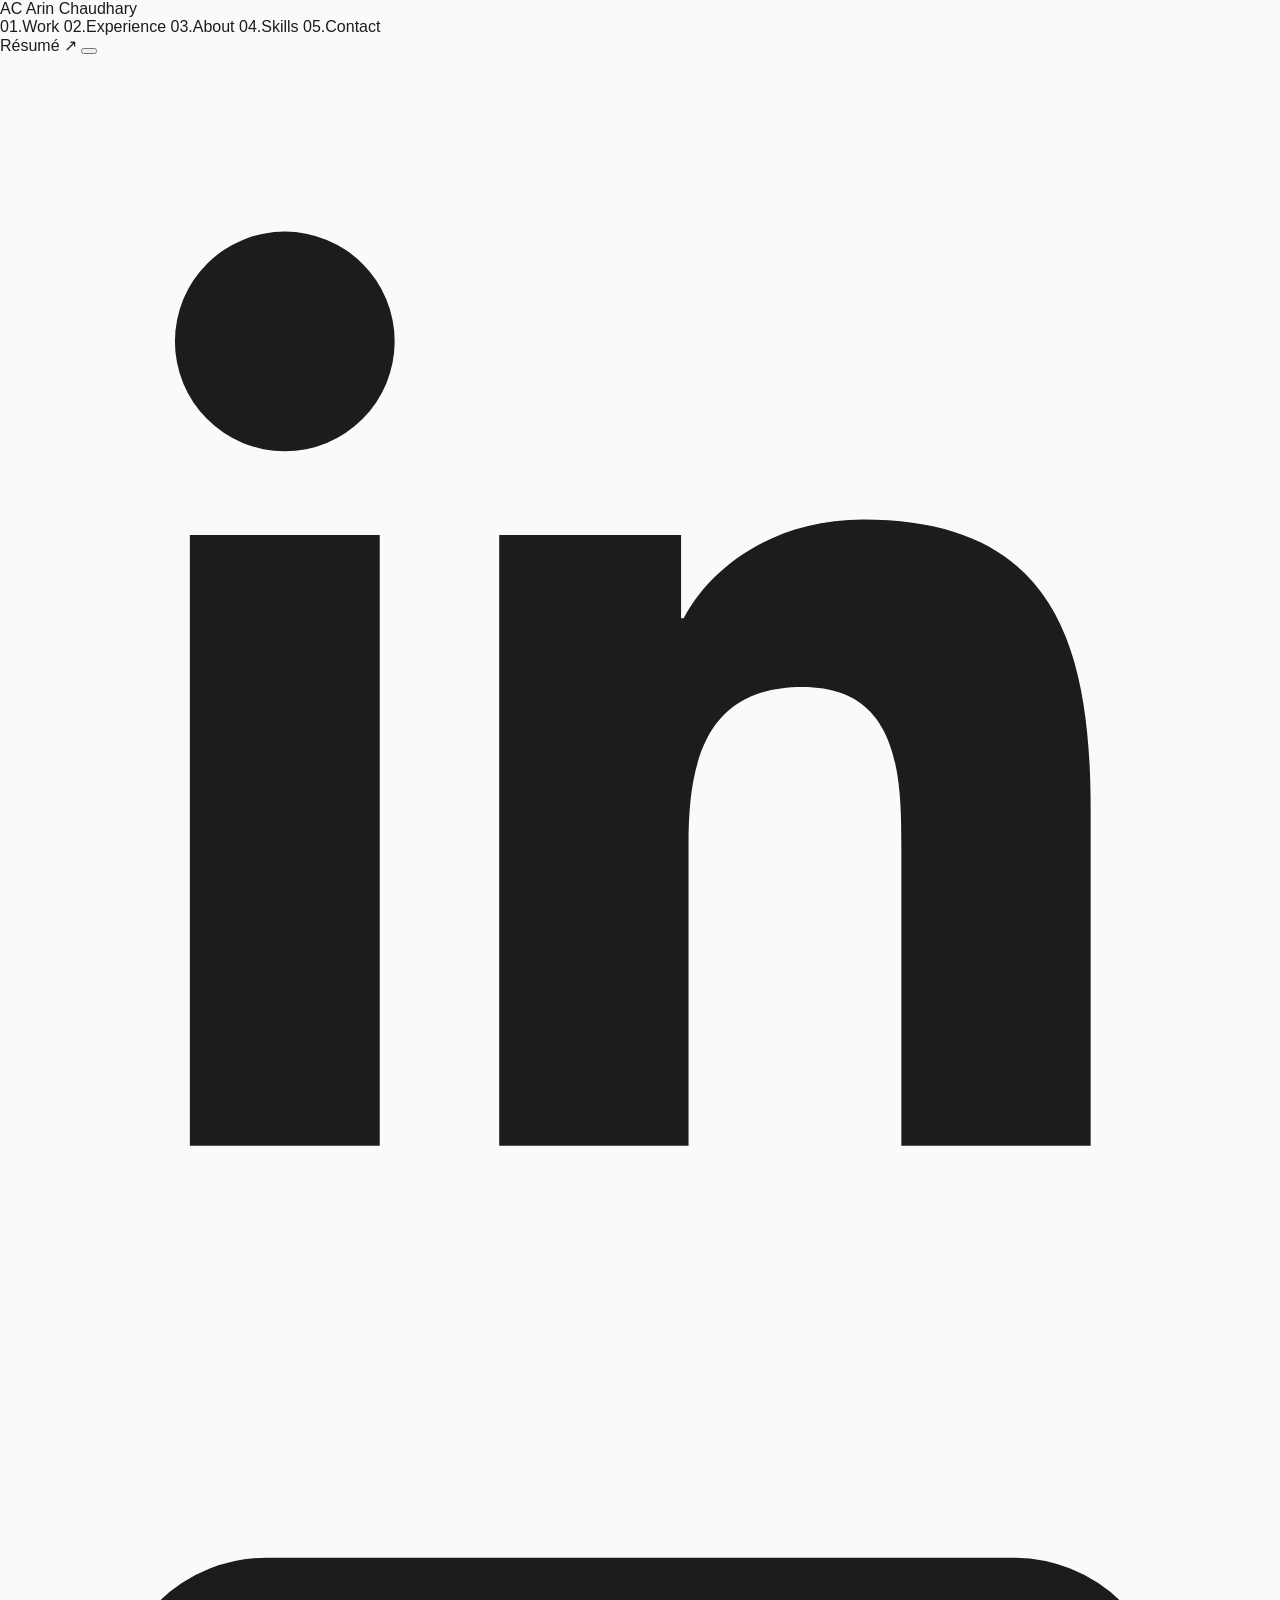
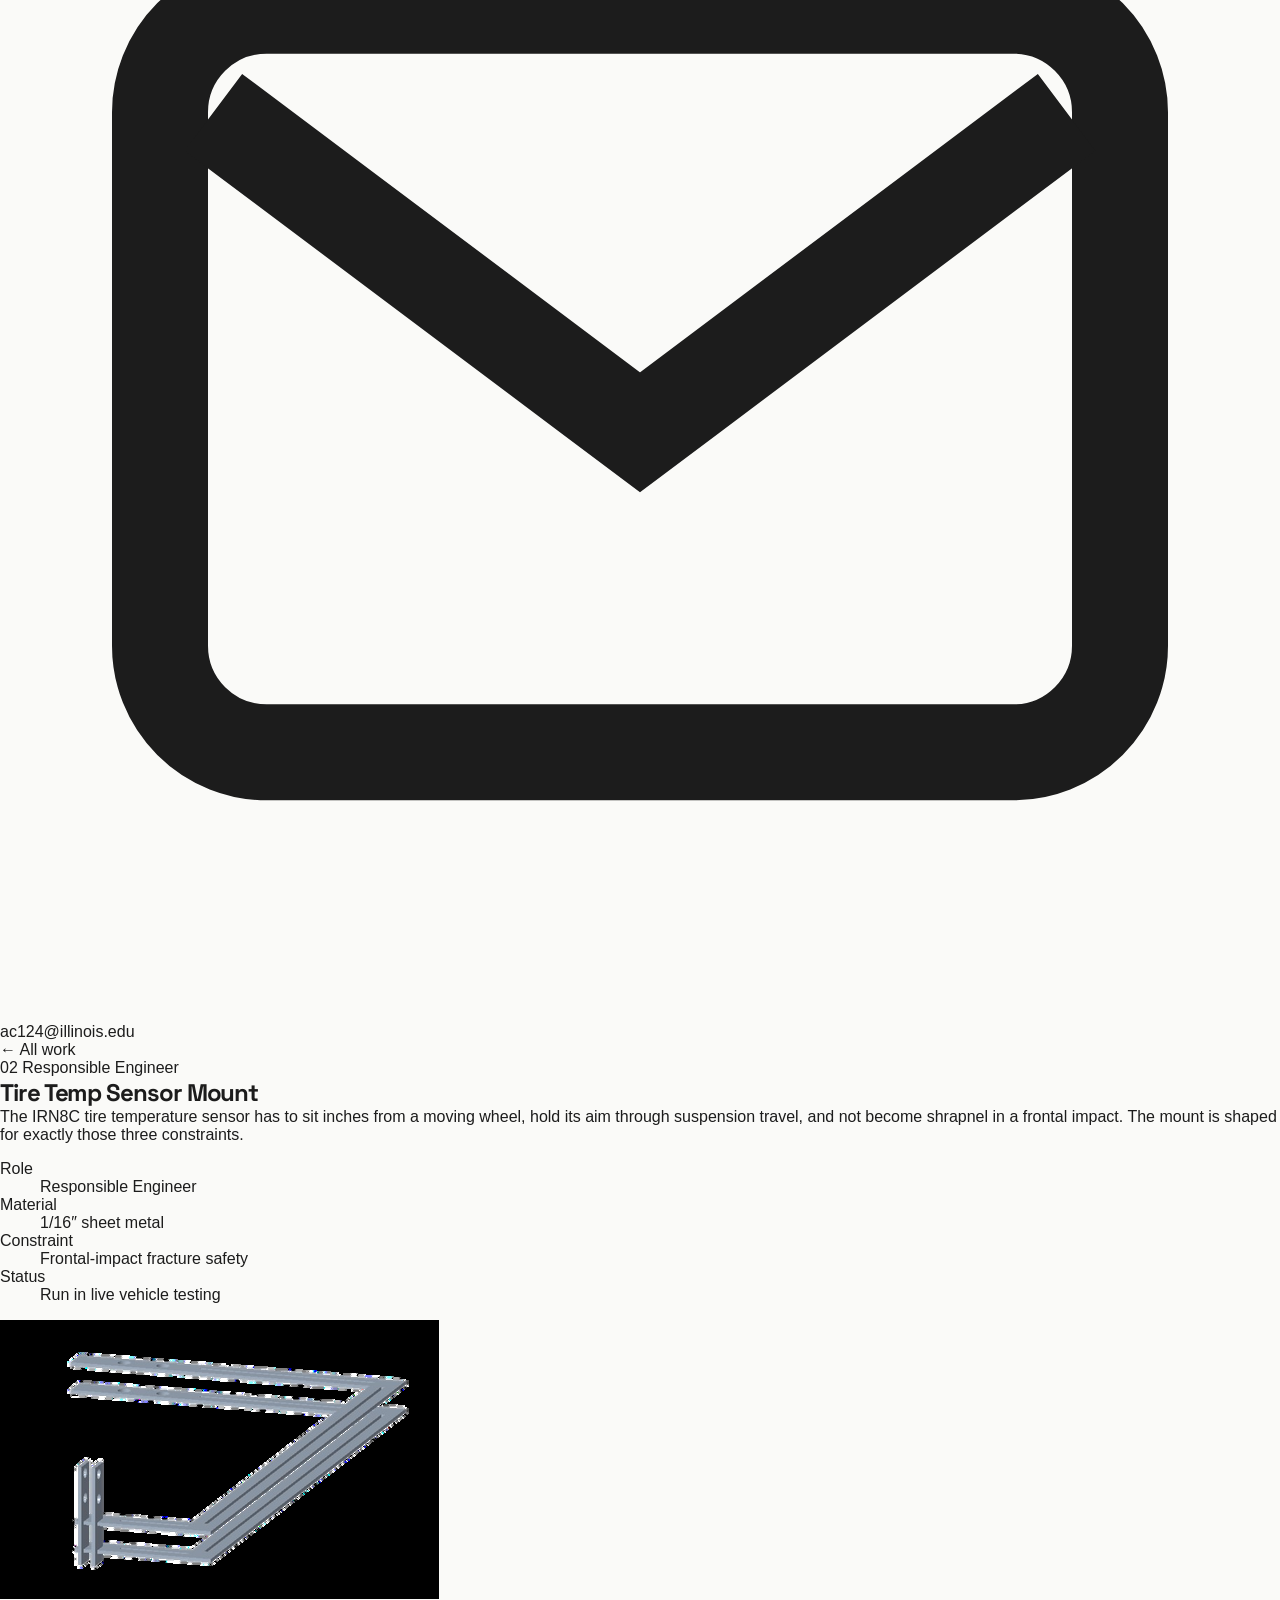
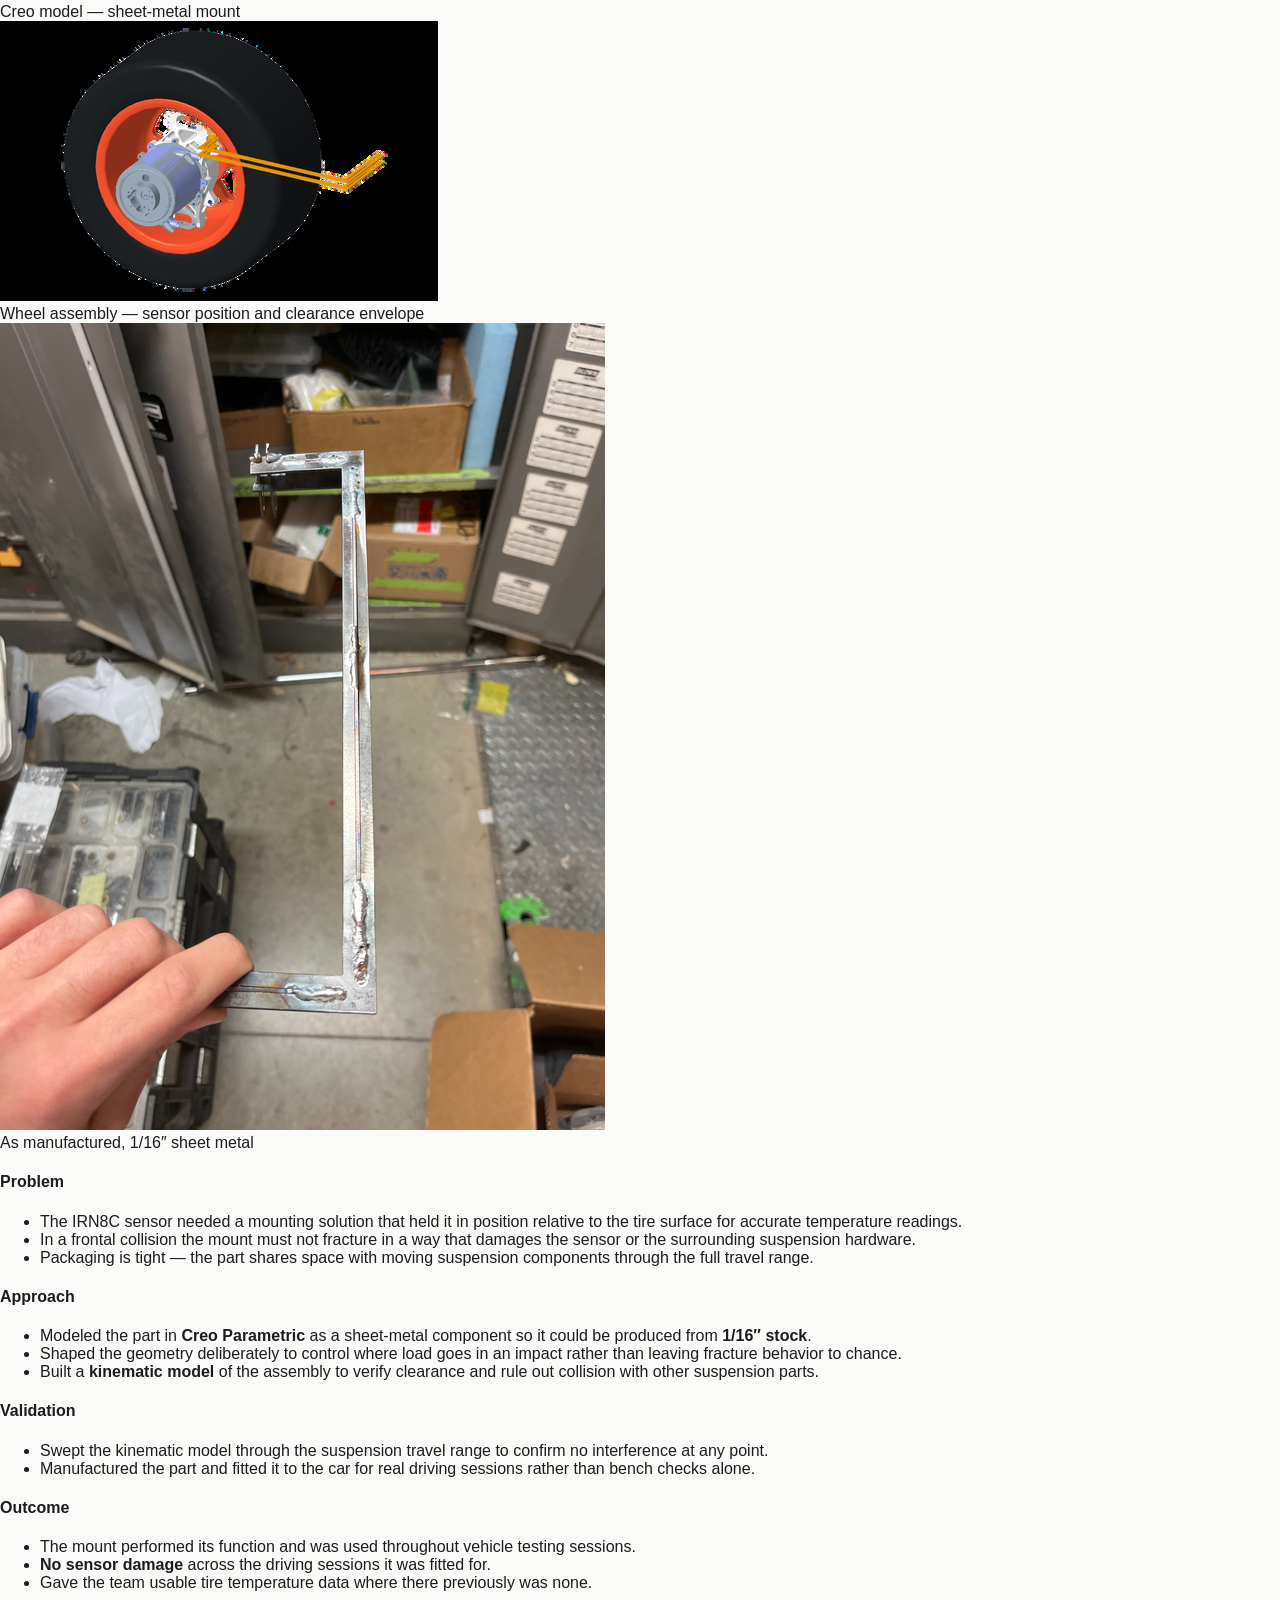
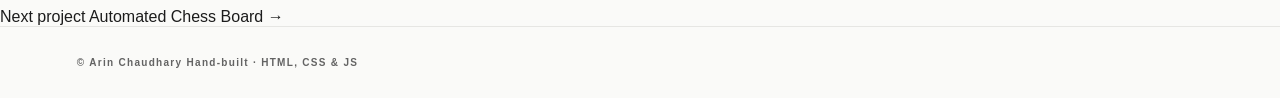
<file: projects/sensor.html>
<!DOCTYPE html>
<html lang="en">
<head>
<meta charset="UTF-8" />
<meta name="viewport" content="width=device-width, initial-scale=1.0" />
<meta name="theme-color" content="#0a192f" />
<title>Tire Temp Sensor Mount — Arin Chaudhary</title>
<meta name="description" content="Case study: a crash-safe sheet-metal mount for the IRN8C tire temperature sensor, shaped to fail safely and kinematically verified for clearance." />
<meta property="og:title" content="Tire Temp Sensor Mount — Arin Chaudhary" />
<meta property="og:description" content="Case study: a crash-safe sheet-metal mount for the IRN8C tire temperature sensor, shaped to fail safely and kinematically verified for clearance." />
<link rel="icon" href="data:image/svg+xml,<svg xmlns=%22http://www.w3.org/2000/svg%22 viewBox=%220 0 100 100%22><rect width=%22100%22 height=%22100%22 rx=%2216%22 fill=%22%230a192f%22/><text x=%2250%22 y=%2268%22 font-size=%2252%22 font-family=%22monospace%22 font-weight=%22bold%22 fill=%22%2364ffda%22 text-anchor=%22middle%22>AC</text></svg>" />
<link rel="preconnect" href="https://fonts.googleapis.com">
<link rel="preconnect" href="https://fonts.gstatic.com" crossorigin>
<link href="https://fonts.googleapis.com/css2?family=Space+Grotesk:wght@500;600;700&family=Inter:wght@400;500;600&family=JetBrains+Mono:wght@400;500&display=swap" rel="stylesheet">
<link rel="stylesheet" href="../styles.css" />
</head>
<body>

<div class="grid-overlay" aria-hidden="true"></div>

<header class="nav" id="nav">
  <div class="nav-inner">
    <a href="../index.html#top" class="nav-brand">
      <span class="brand-mark" aria-hidden="true">AC</span>
      Arin Chaudhary
    </a>
    <nav class="nav-links" id="navLinks" aria-label="Main">
      <a href="../index.html#work"><span class="nav-num">01.</span>Work</a>
      <a href="../index.html#experience"><span class="nav-num">02.</span>Experience</a>
      <a href="../index.html#about"><span class="nav-num">03.</span>About</a>
      <a href="../index.html#skills"><span class="nav-num">04.</span>Skills</a>
      <a href="../index.html#contact"><span class="nav-num">05.</span>Contact</a>
    </nav>
    <a class="nav-resume" href="../assets/Arin_Chaudhary_Resume.pdf" target="_blank" rel="noopener">R&eacute;sum&eacute; &#8599;</a>
    <button class="nav-toggle" id="navToggle" aria-label="Toggle menu" aria-expanded="false" aria-controls="navLinks">
      <span></span><span></span><span></span>
    </button>
  </div>
</header>

<div class="rail rail-left" aria-hidden="false">
  <a href="https://linkedin.com/in/arinchaudhary" target="_blank" rel="noopener" aria-label="LinkedIn">
    <svg viewBox="0 0 24 24" fill="currentColor" aria-hidden="true"><path d="M20.45 20.45h-3.55v-5.57c0-1.33-.02-3.03-1.85-3.03-1.85 0-2.14 1.45-2.14 2.94v5.66H9.36V9h3.41v1.56h.05c.47-.9 1.63-1.85 3.36-1.85 3.6 0 4.27 2.37 4.27 5.45v6.29ZM5.34 7.43a2.06 2.06 0 1 1 0-4.12 2.06 2.06 0 0 1 0 4.12ZM7.12 20.45H3.56V9h3.56v11.45Z"/></svg>
  </a>
  <a href="mailto:ac124@illinois.edu" aria-label="Email">
    <svg viewBox="0 0 24 24" fill="none" stroke="currentColor" stroke-width="1.8" aria-hidden="true"><rect x="3" y="5" width="18" height="14" rx="2"/><path d="m4 7 8 6 8-6"/></svg>
  </a>
</div>
<div class="rail rail-right" aria-hidden="false">
  <a href="mailto:ac124@illinois.edu" class="rail-email">ac124@illinois.edu</a>
</div>

<main>

  <article class="case-hero wrap">
    <a href="../index.html#work" class="back-link">&larr; All work</a>

    <div class="work-meta">
      <span class="work-index">02</span>
      <span class="role-chip">Responsible Engineer</span>
    </div>

    <h1>Tire Temp Sensor Mount</h1>
    <p class="case-lede">The IRN8C tire temperature sensor has to sit inches from a moving wheel, hold its aim through suspension travel, and not become shrapnel in a frontal impact. The mount is shaped for exactly those three constraints.</p>

    <dl class="case-facts">
      <div class="case-fact"><dt>Role</dt><dd>Responsible Engineer</dd></div>
      <div class="case-fact"><dt>Material</dt><dd>1/16&Prime; sheet metal</dd></div>
      <div class="case-fact"><dt>Constraint</dt><dd>Frontal-impact fracture safety</dd></div>
      <div class="case-fact"><dt>Status</dt><dd>Run in live vehicle testing</dd></div>
    </dl>

    <div class="case-gallery">
      <figure class="viewport">
        <img src="../assets/projects/sensor-mount-cad.png" alt="Creo CAD model of the sheet-metal tire temperature sensor mount" loading="lazy" />
        <figcaption>Creo model — sheet-metal mount</figcaption>
      </figure>
      <figure class="viewport">
        <img src="../assets/projects/sensor-mount-wheel-assembly.png" alt="Wheel assembly render showing the sensor mount and IRN8C sensor location" loading="lazy" />
        <figcaption>Wheel assembly — sensor position and clearance envelope</figcaption>
      </figure>
      <figure class="span-2">
        <img class="photo" src="../assets/projects/sensor-mount-photo.jpg" alt="Manufactured sheet-metal sensor mount held for scale" loading="lazy" />
        <figcaption>As manufactured, 1/16&Prime; sheet metal</figcaption>
      </figure>
    </div>

    <div class="case-blocks">
      <div class="case-block">
        <h4>Problem</h4>
        <ul>
          <li>The IRN8C sensor needed a mounting solution that held it in position relative to the tire surface for accurate temperature readings.</li>
          <li>In a frontal collision the mount must not fracture in a way that damages the sensor or the surrounding suspension hardware.</li>
          <li>Packaging is tight — the part shares space with moving suspension components through the full travel range.</li>
        </ul>
      </div>
      <div class="case-block">
        <h4>Approach</h4>
        <ul>
          <li>Modeled the part in <strong>Creo Parametric</strong> as a sheet-metal component so it could be produced from <strong>1/16&Prime; stock</strong>.</li>
          <li>Shaped the geometry deliberately to control where load goes in an impact rather than leaving fracture behavior to chance.</li>
          <li>Built a <strong>kinematic model</strong> of the assembly to verify clearance and rule out collision with other suspension parts.</li>
        </ul>
      </div>
      <div class="case-block">
        <h4>Validation</h4>
        <ul>
          <li>Swept the kinematic model through the suspension travel range to confirm no interference at any point.</li>
          <li>Manufactured the part and fitted it to the car for real driving sessions rather than bench checks alone.</li>
        </ul>
      </div>
      <div class="case-block">
        <h4>Outcome</h4>
        <ul>
          <li>The mount performed its function and was used throughout vehicle testing sessions.</li>
          <li><strong>No sensor damage</strong> across the driving sessions it was fitted for.</li>
          <li>Gave the team usable tire temperature data where there previously was none.</li>
        </ul>
      </div>
    </div>

    <nav class="case-next" aria-label="Next project">
      <span class="mono">Next project</span>
      <a href="chess.html">Automated Chess Board <span class="arrow">&rarr;</span></a>
    </nav>
  </article>

</main>

<footer class="site-footer">
  <div class="footer-inner">
    <span>&copy; <span id="year"></span> Arin Chaudhary</span>
    <span>Hand-built &middot; HTML, CSS &amp; JS</span>
  </div>
</footer>

<script src="../script.js"></script>
</body>
</html>
</file>
<file: fsae-case.css>
*{box-sizing:border-box}html{scroll-behavior:smooth}body{margin:0;background:#fff;color:#111;font-family:"DM Sans",Arial,sans-serif}a{text-decoration:none;color:inherit}img{display:block;max-width:100%}h1,h2,h3,p,figure{margin:0}h1,h2,h3{font-family:"Space Grotesk",Arial,sans-serif;letter-spacing:-.055em}ul{padding-left:1.2em;margin:0}li{margin-bottom:.75em;line-height:1.75}p{line-height:1.7}.wrap{width:min(1200px,calc(100% - 80px));margin-inline:auto}.top-nav{height:78px;position:relative;z-index:10;display:flex;justify-content:space-between;align-items:center;padding:0 clamp(24px,5vw,90px);background:#fff;border-bottom:1px solid #ddd}.brand{font-size:16px;letter-spacing:.08em;font-weight:800}.top-nav nav{display:flex;gap:26px;font-size:12px;font-weight:700}.top-nav nav a:hover{opacity:.5}.hero{height:min(810px,calc(100svh - 78px));min-height:550px;position:relative;background:#111;color:#fff;overflow:hidden}.hero-cover{position:absolute;inset:0}.hero-cover img{height:100%;width:100%;object-fit:cover;object-position:center 44%;filter:brightness(.83)}.hero-fade{position:absolute;inset:0;background:linear-gradient(90deg,rgba(0,0,0,.73),rgba(0,0,0,.03) 90%),linear-gradient(0deg,rgba(0,0,0,.5),transparent 45%)}.hero-content{position:absolute;left:max(6vw,42px);bottom:18%;max-width:820px}.kicker,.chapter-label,.quick span,.count{letter-spacing:.16em;font-size:11px;font-weight:800}.hero-content h1{font-size:clamp(80px,11vw,170px);line-height:.88;margin:27px 0;letter-spacing:-.085em}.hero-content p{font-size:clamp(16px,1.75vw,21px);max-width:590px;line-height:1.45}.hero-bottom{position:absolute;bottom:30px;left:max(6vw,42px);right:max(6vw,42px);font-size:11px;letter-spacing:.13em;display:flex;justify-content:space-between;font-weight:800}.quick{display:grid;grid-template-columns:1fr 1.2fr 1.6fr;gap:40px;border-bottom:1px solid #111;padding-top:38px;padding-bottom:38px}.quick span{display:block;margin-bottom:11px}.quick strong{font-size:15px;line-height:1.5}.chapter{display:grid;grid-template-columns:220px 1fr;gap:50px;padding-top:125px;padding-bottom:115px;border-bottom:1px solid #e1e1e1}.chapter-label{padding-top:13px}.chapter h2,.testing-section h2{font-size:clamp(47px,6vw,86px);line-height:1.02;margin-bottom:45px}.primary-list{font-size:clamp(17px,1.7vw,22px);max-width:840px}.primary-list li{margin-bottom:18px}.edge-image{position:relative;background:#f6f6f6;padding:70px max(6vw,30px);border-bottom:1px solid #ddd}.edge-image>img{height:min(62vw,550px);width:100%;object-fit:contain}.image-caption{display:flex;gap:30px;justify-content:space-between;margin-top:15px;font-size:13px;line-height:1.6}.image-caption span{max-width:440px}.process-grid{display:grid;grid-template-columns:repeat(3,minmax(0,1fr));gap:28px}.process-item{padding-top:20px;border-top:2px solid #111}.process-item .count{display:block;margin-bottom:20px}.process-item h3{font-size:27px;margin-bottom:20px}.process-item li{font-size:14px}.source-link{font-weight:800;display:inline-block;margin-top:18px;border-bottom:1px solid #111;padding-bottom:8px;font-size:13px}.design-gallery{display:grid;grid-template-columns:1fr 1fr;gap:20px;margin-top:50px}.design-gallery figure,.test-evidence figure{border:1px solid #dadada}.design-gallery img{height:270px;width:100%;object-fit:contain;padding:15px;background:#f7f7f7}.design-gallery figcaption,.test-evidence figcaption{padding:15px 17px;font-size:12px;font-weight:700}.testing-section{padding:120px 0;background:#fafafa;border-bottom:1px solid #ddd}.testing-section .chapter-label{margin-bottom:32px}.testing-section h2{margin-bottom:26px}.section-intro{max-width:720px;font-size:17px;margin-bottom:48px}.test-grid{display:grid;grid-template-columns:1fr 1fr;gap:22px}.test-card{background:#fff;border:1px solid #d5d5d5;min-width:0}.test-card figure{height:310px;overflow:hidden;background:#eee}.test-card img{width:100%;height:100%;object-fit:contain;background:#f7f7f7}.test-body{padding:27px 30px 32px}.test-body>span{font-size:11px;letter-spacing:.16em;font-weight:800}.test-body h3{font-size:30px;margin:12px 0 18px}.test-body li{font-size:14px}.test-card.text-only{background:#111;color:#fff;display:flex;align-items:center;min-height:400px}.test-note{font-size:12px;margin-top:36px;border-top:1px solid #ffffff77;padding-top:20px}.test-evidence{display:grid;grid-template-columns:1.3fr .7fr;gap:20px;margin-top:30px}.test-evidence img{height:300px;object-fit:contain;width:100%;padding:14px;background:#fff}.outcome-grid{display:grid;grid-template-columns:1fr 1fr;gap:24px}.outcome-grid>div{border-top:2px solid #111;padding:23px 0}.outcome-grid strong{font-family:"Space Grotesk";font-size:clamp(50px,6vw,90px);letter-spacing:-.06em}.outcome-grid h3{font-size:22px;margin:12px 0}.outcome-grid li{font-size:15px}.finish{margin-top:55px}.finish img{width:100%;height:530px;object-fit:contain;background:#eee}.finish figcaption{font-size:12px;margin-top:12px}.more{padding-top:90px;padding-bottom:100px;display:flex;align-items:end;justify-content:space-between;gap:20px}.more h2{font-size:clamp(36px,5vw,65px);margin-top:22px}.more>a{font-size:15px;font-weight:800;border-bottom:1px solid #111;padding-bottom:10px}footer{display:flex;justify-content:space-between;padding:25px clamp(25px,5vw,90px);border-top:1px solid #ddd;font-size:12px}@media(max-width:900px){.quick{grid-template-columns:1fr 1fr}.chapter{grid-template-columns:1fr;gap:18px;padding:85px 0}.process-grid{grid-template-columns:1fr}.test-card figure{height:260px}}@media(max-width:600px){.wrap{width:calc(100% - 38px)}.top-nav{height:65px;padding:0 20px}.brand{font-size:12px}.top-nav nav{gap:12px;font-size:10px}.top-nav nav a:nth-child(1),.top-nav nav a:nth-child(2){display:none}.hero{min-height:540px}.hero-cover img{object-position:50%}.hero-content{left:23px;bottom:18%}.hero-content h1{font-size:66px}.hero-content p{font-size:15px}.hero-bottom{left:23px;right:23px;font-size:9px}.quick{grid-template-columns:1fr;gap:20px}.chapter h2,.testing-section h2{font-size:45px}.design-gallery,.test-grid,.test-evidence,.outcome-grid{grid-template-columns:1fr}.test-card.text-only{min-height:290px}.edge-image{padding:30px 16px}.edge-image>img{height:350px}.image-caption{display:block}.image-caption span{display:block;margin-top:9px}.finish img{height:300px}.more{display:block}.more>a{display:inline-block;margin-top:30px}}
/* Sharp original FSAE team photo, displayed at native proportions without blurring or full-bleed cropping */
.hero{background:#101010;overflow:hidden}
.hero-cover{left:45%;right:3%;top:7%;bottom:7%;position:absolute}
.hero-cover img{width:100%;height:100%;object-fit:contain;object-position:center center;filter:none}
.hero-fade{background:linear-gradient(90deg,#101010 0%,#101010 34%,rgba(16,16,16,.90) 43%,rgba(16,16,16,0) 61%);pointer-events:none}
.hero-content{max-width:51%;bottom:22%}
.hero-content h1{font-size:clamp(65px,8.5vw,135px)}
@media(max-width:900px){.hero-cover{left:28%;right:0;top:8%;bottom:8%}.hero-content{max-width:68%}.hero-fade{background:linear-gradient(90deg,#101010 0%,rgba(16,16,16,.89) 35%,rgba(16,16,16,.2) 80%)}}
@media(max-width:600px){.hero{height:750px;max-height:calc(100svh - 78px)}.hero-cover{inset:40px 0 170px 0}.hero-cover img{object-fit:contain}.hero-fade{background:linear-gradient(0deg,#101010 0%,rgba(16,16,16,.78) 35%,transparent 72%)}.hero-content{left:24px;right:24px;max-width:none;bottom:90px}.hero-content h1{font-size:clamp(58px,12vw,90px)}.hero-bottom{left:24px;right:24px;bottom:22px}}
</file>
<file: me-case.css>
/* Additions to the FSAE case study layout for the ME 370 and ME 371 projects. */
.case-hero .hero-cover{inset:6% 2% 6% 43%}.case-hero .hero-cover img{object-fit:contain;object-position:center;background:#121212}.case-hero .hero-content{z-index:2}.case-hero .hero-content h1{font-size:clamp(60px,8.8vw,134px)}.case-hero .hero-fade{z-index:1;pointer-events:none}
.case-video-grid{display:grid;grid-template-columns:minmax(0,1.15fr) minmax(0,.85fr);gap:24px;margin-top:42px}.case-video-grid>*{min-width:0}.case-video-grid img,.case-video-grid video{width:100%;height:350px;object-fit:contain;background:#111}.case-video-grid figure{border:1px solid #d7d7d7;background:#fff}.case-video-grid figcaption,.case-hero-video figcaption{padding:15px 18px;font-size:13px;font-weight:700;line-height:1.6}.compact{margin:0 0 30px}.case-analysis{margin-bottom:20px}.case-analysis-media{margin-top:40px}.case-analysis-media img{height:320px}.case-video-grid-three{grid-template-columns:1fr 1fr;margin-top:30px}.case-result-three{grid-template-columns:repeat(3,minmax(0,1fr));gap:25px}.case-result-three strong{font-size:clamp(30px,4vw,62px)}.case-hero-video{margin-top:55px}.case-hero-video video{width:100%;max-height:660px;display:block;object-fit:contain;background:#111}.case-hero-video figure{border:1px solid #ddd}.design-gallery figcaption{line-height:1.55}.hero-bottom a{color:#fff}
@media(max-width:900px){.case-hero .hero-cover{left:20%;right:0}.case-video-grid{grid-template-columns:1fr}.case-result-three{grid-template-columns:1fr 1fr}}
@media(max-width:600px){.case-hero .hero-cover{inset:55px 0 200px}.case-hero .hero-content h1{font-size:58px}.case-video-grid img,.case-video-grid video{height:270px}.case-result-three{grid-template-columns:1fr}.case-video-grid-three{grid-template-columns:1fr}}
/* Two design workstreams rather than a third gear-train integration card */
.case-process-two{grid-template-columns:repeat(2,minmax(0,1fr))}
.case-design-single{grid-template-columns:1fr}
.case-design-single figure{max-width:850px}
@media(max-width:900px){.case-process-two{grid-template-columns:1fr}}
/* Design process gallery. Preserve portrait photograph proportions without making it tiny. */
.me371-gallery-lead{margin:54px 0 22px;border-top:1px solid #d3d3d3;padding-top:25px}
.me371-gallery-eyebrow{font-size:11px;letter-spacing:.15em;font-weight:800}
.me371-gallery-lead h3{font-size:clamp(26px,3.2vw,43px);margin:12px 0 0;line-height:1.1}
.me371-prototype-gallery{display:grid;grid-template-columns:1.15fr .9fr;gap:20px;align-items:stretch}
.me371-prototype-gallery figure{margin:0;border:1px solid #ddd;overflow:hidden;background:#fff;min-width:0}
.me371-prototype-photo{grid-row:span 2}
.me371-prototype-gallery .me371-photo-frame{height:100%;min-height:235px;padding:18px;background:#f8f8f8;display:flex;align-items:center;justify-content:center}
.me371-prototype-photo .me371-photo-frame{height:625px}
.me371-prototype-gallery img{max-height:100%;width:100%;height:100%;object-fit:contain;display:block}
.me371-prototype-gallery figcaption,.me371-exploded-video figcaption{font-size:13px;line-height:1.6;font-weight:700;padding:18px 20px;background:#fff}
.me371-concept-photo .me371-photo-frame,.me371-exploded-photo .me371-photo-frame{height:235px}
.me371-exploded-video{margin:24px 0 0;border:1px solid #ddd}
.me371-exploded-video video{width:100%;max-height:560px;display:block;object-fit:contain;background:#111}
@media(max-width:800px){.me371-prototype-gallery{grid-template-columns:1fr 1fr}.me371-prototype-photo{grid-column:1/-1;grid-row:auto}.me371-prototype-photo .me371-photo-frame{height:500px}.me371-concept-photo .me371-photo-frame,.me371-exploded-photo .me371-photo-frame{height:220px}}
@media(max-width:520px){.me371-prototype-gallery{grid-template-columns:1fr}.me371-prototype-photo{grid-column:auto}.me371-prototype-photo .me371-photo-frame{height:450px}.me371-concept-photo .me371-photo-frame,.me371-exploded-photo .me371-photo-frame{height:255px}}
</file>
<file: course-projects.css>
:root{--ink:#000;--paper:#fff;--line:#000}
*{box-sizing:border-box}
html{scroll-behavior:smooth}
body{margin:0;background:var(--paper);color:var(--ink);font-family:'DM Sans',Arial,sans-serif;-webkit-font-smoothing:antialiased}
a{color:inherit;text-decoration:none}
img,video{display:block;max-width:100%}
h1,h2,h3,p,figure{margin:0}
h1,h2,h3{font-family:'Space Grotesk',Arial,sans-serif;letter-spacing:-.045em}
p{line-height:1.75}
.page-wrap{width:min(1160px,calc(100% - 54px));margin:0 auto}
.site-header{border-bottom:1px solid var(--line);background:white;position:sticky;top:0;z-index:10}
.header-inner{width:min(1160px,calc(100% - 54px));min-height:72px;margin:auto;display:flex;align-items:center;justify-content:space-between;gap:20px}
.brand{font-size:17px;font-weight:800;letter-spacing:-.05em}
.nav{display:flex;gap:25px;align-items:center;font-size:12px;font-weight:700}
.nav .resume{padding:9px 13px;border:1px solid black}
.back{display:inline-block;font-weight:700;font-size:13px;padding:48px 0 40px}
.kicker{font-size:11px;letter-spacing:.17em;font-weight:800;margin-bottom:18px}
.hero{padding-bottom:48px}
.hero-grid{display:grid;grid-template-columns:1.5fr .65fr;gap:8%;align-items:end}
.hero h1{font-size:clamp(50px,6.8vw,90px);line-height:1.04;margin:0 0 23px}
.hero .lead{font-size:18px;max-width:700px}
.meta{border-top:1px solid black;font-size:12px}
.meta div{border-bottom:1px solid black;padding:14px 0}
.meta dt{font-size:10px;font-weight:800;letter-spacing:.15em;margin-bottom:6px}
.meta dd{margin:0;font-weight:700;line-height:1.6}
.feature{border:1px solid black}
.feature img{width:100%;max-height:590px;object-fit:contain;background:#fff}
figcaption{border-top:1px solid black;padding:13px 17px;font-size:11px;font-weight:700}
.intro-strip{display:grid;grid-template-columns:1fr 1fr 1fr;border-top:1px solid black;border-bottom:1px solid black;margin-top:70px;margin-bottom:80px}
.intro-strip div{padding:23px;border-right:1px solid black}
.intro-strip div:first-child{padding-left:0}
.intro-strip div:last-child{border-right:0}
.intro-strip strong{font:700 clamp(27px,3.5vw,48px) 'Space Grotesk',Arial,sans-serif;letter-spacing:-.05em;display:block}
.intro-strip span{display:block;font-size:12px;margin-top:6px;line-height:1.5}
.section{padding:0 0 92px}
.section-head{margin-bottom:32px}
.section h2{font-size:clamp(34px,4.3vw,57px);line-height:1.1}
.story-grid{display:grid;grid-template-columns:.9fr 1.1fr;gap:8%;align-items:center}
.story-grid.reverse{grid-template-columns:1.1fr .9fr}
.prose p{font-size:16px;margin:0 0 20px}
.prose h3{font-size:21px;margin:0 0 12px}
.prose .mini{font-size:11px;letter-spacing:.13em;font-weight:800;margin:0 0 12px}
.frame{border:1px solid black}
.frame img{width:100%;height:350px;object-fit:contain;background:white;padding:12px}
.figure-pair{display:grid;grid-template-columns:1fr 1fr;gap:18px}
.figure-pair .frame img{height:355px}
.video-grid{display:grid;grid-template-columns:1fr 1fr;gap:22px}
.media{border:1px solid black}
.media video{width:100%;height:330px;object-fit:contain;background:#000}
.media video.portrait{height:390px}
.media .media-label{padding:14px 17px;font-size:12px;line-height:1.6;border-top:1px solid black}
.media .media-label strong{display:block;margin-bottom:4px;font-size:13px}
.note{margin-top:12px;font-size:13px;line-height:1.6}
.result-strip{border-top:1px solid black;padding:67px 0 75px}
.result-strip h2{font-size:clamp(37px,4.7vw,61px);line-height:1.13;margin-bottom:32px}
.result-grid{display:grid;grid-template-columns:1fr 1fr;gap:50px}
.result-grid>div{border-top:2px solid black;padding-top:19px}
.result-grid span{font-size:11px;font-weight:800;letter-spacing:.14em}
.result-grid strong{display:block;font:700 30px 'Space Grotesk',Arial,sans-serif;margin:17px 0 9px}
.result-grid p{font-size:14px}
.result-grid.three{grid-template-columns:repeat(3,1fr)}
.small-support{font-size:13px;padding:16px 0;line-height:1.7}
.footer-nav{border-top:1px solid black;padding:38px 0 65px;display:flex;align-items:center;justify-content:space-between;gap:24px}
.footer-nav h2{font-size:35px;margin-bottom:9px}
.button{display:inline-flex;background:black;color:white;padding:16px 22px;font-weight:800;font-size:13px;white-space:nowrap}
footer{border-top:1px solid black;padding:23px 0 34px;display:flex;justify-content:space-between;font-size:11px}
.video-pending{font-size:12px;border-top:1px solid black;padding:10px 16px}
a:hover{opacity:.7}
@media(max-width:800px){.hero-grid,.story-grid,.story-grid.reverse{grid-template-columns:1fr;gap:30px}.hero h1{font-size:57px}.meta{max-width:640px}.intro-strip{margin-top:45px;margin-bottom:58px}.figure-pair,.video-grid{grid-template-columns:1fr}.frame img,.figure-pair .frame img{height:280px}}
@media(max-width:580px){.page-wrap,.header-inner{width:calc(100% - 32px)}.nav{gap:10px;font-size:10px}.nav a:first-child{display:none}.brand{font-size:14px}.hero h1{font-size:47px}.hero .lead{font-size:16px}.back{padding:32px 0}.intro-strip{grid-template-columns:1fr}.intro-strip div,.intro-strip div:first-child{padding:16px 0;border-right:0;border-bottom:1px solid black}.intro-strip div:last-child{border:0}.section{padding-bottom:65px}.result-grid,.result-grid.three{grid-template-columns:1fr;gap:28px}.result-strip{padding:55px 0}.footer-nav{display:block}.footer-nav .button{margin-top:25px}.media video,.media video.portrait{height:auto;min-height:220px;max-height:390px}}
</file>
<file: styles.css>
:root{--ink:#17282a;--muted:#657475;--orange:#5269e8;--teal:#0caaa3;--line:#e0e8e5;--bg:#fafbf9;--white:#fff}*{box-sizing:border-box}html{scroll-behavior:smooth}body{margin:0;color:var(--ink);background:var(--bg);font-family:'DM Sans',Arial,sans-serif;-webkit-font-smoothing:antialiased}button,a{font:inherit}button{cursor:pointer}a{color:inherit;text-decoration:none}button:focus-visible,a:focus-visible{outline:3px solid #7484f3;outline-offset:4px}.hidden{display:none!important}h1,h2,h3,p,figure{margin:0}h1,h2,h3{font-family:'Space Grotesk',Arial,sans-serif;letter-spacing:-.045em}.race-screen{height:100vh;height:100dvh;position:relative;overflow:hidden;background:#bfe5ef;color:#fff}.race-screen canvas{display:block;width:100%;height:100%}.race-screen:after{content:"";position:absolute;inset:0;pointer-events:none;background:linear-gradient(180deg,rgba(8,33,43,.25),transparent 28%,transparent 70%,rgba(5,25,33,.34))}.race-top,.race-bottom,.race-intro,.race-hud,.discovery,.race-toast,.mobile-controls{position:absolute;z-index:2}.race-top{top:0;left:0;right:0;display:flex;align-items:center;justify-content:space-between;padding:28px 4vw;gap:15px}.race-logo{font:800 19px 'Space Grotesk';letter-spacing:-.05em}.race-logo span{color:#a8b4ff}.race-logo small{display:block;font:700 9px 'DM Sans';letter-spacing:.23em;margin-top:5px}.race-top-right{display:flex;gap:22px;align-items:center}.race-status{font-size:10px;letter-spacing:.16em;font-weight:800;white-space:nowrap}.race-status i{display:inline-block;width:7px;height:7px;border-radius:50%;background:#aaffd6;margin-right:8px}.pill-btn,.race-primary{border:0;background:var(--orange);color:white;border-radius:5px;font-weight:800;padding:14px 19px;box-shadow:0 8px 24px #102c3030}.pill-btn:hover,.race-primary:hover{background:#4056c8}.race-intro{top:25%;left:8%;width:min(550px,80%);text-shadow:0 2px 26px #23434855}.race-eyebrow,.hud-kicker{letter-spacing:.22em;font-size:11px;font-weight:800}.race-eyebrow span{color:#b9c4ff}.race-intro h1{font-size:clamp(59px,7.5vw,114px);line-height:.99;margin:18px 0 19px}.race-intro h1 em{font-style:normal;color:#c7d1ff}.race-intro>p:not(.keyboard-hint){font-size:17px;line-height:1.65;max-width:480px;font-weight:600}.intro-actions{display:flex;gap:12px;flex-wrap:wrap;margin-top:28px}.race-primary span{margin-left:23px}.race-secondary,.outline-btn{padding:13px 18px;color:white;border:1px solid #ffffff85;background:#ffffff1a;border-radius:5px;font-weight:800;backdrop-filter:blur(8px)}.race-secondary:hover,.outline-btn:hover{background:#ffffff35}.keyboard-hint{font-size:11px!important;letter-spacing:.1em;margin-top:18px;font-weight:800!important}.race-bottom{bottom:27px;left:4vw;right:4vw;display:flex;align-items:end;justify-content:space-between;gap:15px}.driver-tag{display:flex;align-items:center;gap:12px}.driver-no{padding:10px 13px;border:1px solid #fff9;font-size:21px;font-family:'Space Grotesk';font-weight:800}.driver-tag strong,.driver-tag small{display:block;letter-spacing:.13em}.driver-tag strong{font-size:12px}.driver-tag small{font-size:9px;margin-top:5px;color:#fff9}.controls-note,.text-skip{font-size:11px;letter-spacing:.12em;font-weight:800}.controls-note{display:flex;gap:8px;align-items:center}.controls-note kbd{border:1px solid #fff9;padding:6px 9px;background:#103c444d}.text-skip{color:#fff;background:none;border:0;text-decoration:underline;text-underline-offset:5px}.race-hud{top:26%;right:5%;text-align:right;display:flex;flex-direction:column;gap:30px}.hud-left{padding-right:15px;border-right:3px solid var(--orange)}.hud-left>*{display:block}.hud-left strong{font:800 clamp(25px,3vw,43px) 'Space Grotesk';margin:8px 0}.hud-left>span:last-child{font-weight:700;font-size:12px}.hud-speed strong{font:700 58px 'Space Grotesk';line-height:1.1}.hud-speed small{font:700 11px 'DM Sans';margin-left:5px}.speed-bars{display:flex;justify-content:end;gap:4px;margin-top:10px}.speed-bars i{height:6px;width:23px;background:#ffffff7a;transform:skew(-20deg)}.speed-bars i.on{background:#6879dd}.race-toast{left:50%;top:22%;transform:translateX(-50%);font-size:13px;font-weight:800;background:#102e37bb;padding:12px 18px;border-radius:4px;opacity:0;transition:opacity .25s;white-space:nowrap}.race-toast.show{opacity:1}.discovery{inset:0;display:grid;place-items:center;background:#091b24a6;backdrop-filter:blur(7px)}.discovery-card{width:min(540px,calc(100% - 36px));padding:42px;background:#fff;color:var(--ink);border-radius:10px;box-shadow:0 20px 80px #07171d55}.discovery-kicker{font-size:11px;font-weight:800;letter-spacing:.18em;color:var(--teal)}.discovery-kicker span{float:right}.discovery-number{display:block;color:#abb6b4;margin-top:35px;font-weight:800;letter-spacing:.16em;font-size:12px}.discovery h2{font-size:clamp(42px,6vw,72px);line-height:1.05;margin:10px 0 16px}.discovery p{color:var(--muted);line-height:1.6}.discovery-actions{display:flex;gap:10px;margin-top:30px;flex-wrap:wrap}.discovery .outline-btn{color:var(--ink);border-color:#d5dfdd;background:#fff}.mobile-controls{bottom:95px;left:50%;transform:translateX(-50%);gap:12px}.mobile-controls button{background:#0f343ca8;color:white;font-size:24px;border:1px solid #ffffff7a;border-radius:9px;width:65px;height:55px;backdrop-filter:blur(5px)}.site{background:var(--bg)}body:not(.game-mode){overflow:auto}body.game-mode{overflow:hidden}.site-header{position:sticky;top:0;z-index:20;height:78px;background:#ffffffee;backdrop-filter:blur(16px);border-bottom:1px solid var(--line);display:flex;justify-content:space-between;align-items:center;padding:0 max(5vw,24px);gap:15px}.site-brand{font:800 24px 'Space Grotesk';letter-spacing:-.07em;white-space:nowrap}.site-brand>span{color:var(--orange)}.site-brand small{font:700 10px 'DM Sans';letter-spacing:.15em;margin-left:6px}.site-header nav{display:flex;gap:30px;font-size:12px;font-weight:800}.site-header nav a:hover{color:var(--orange)}.header-actions{display:flex;align-items:center;gap:10px}.resume-link{border:0;background:none;font-weight:800;font-size:12px}.drive-again{border:1px solid #d3ddda;border-radius:5px;padding:12px 14px;background:var(--ink);color:#fff;font-size:12px;font-weight:800}.section-wrap{max-width:1400px;margin:auto;padding:112px 6vw}.about{padding-top:95px;padding-bottom:50px;min-height:calc(100vh - 78px)}.section-kicker{font-size:11px;letter-spacing:.19em;font-weight:800;margin-bottom:45px;color:#5d7270;display:flex;align-items:center;gap:13px}.indicator{width:8px;height:8px;border-radius:50%;background:var(--orange)}.divider-slash{color:#d0d8d5}.about-grid{display:grid;grid-template-columns:1.12fr .88fr;align-items:center;gap:8%}.hero-overline{font-weight:800;letter-spacing:.16em;color:var(--teal);font-size:11px}.hero-overline span{margin-left:10px;color:var(--orange)}.about h1{font-size:clamp(43px,5vw,80px);line-height:1.08;margin:23px 0 28px}.about h1 span,.section-title-row h2 span,.skills-layout h2 span,.contact h2 span{color:var(--teal)}.about-lead{font-size:clamp(16px,1.5vw,21px);line-height:1.7;max-width:640px}.about-quiet{font-size:15px;color:var(--muted);line-height:1.85;max-width:600px;margin-top:19px}.about-buttons,.contact-buttons{display:flex;gap:11px;flex-wrap:wrap;margin-top:31px}.solid-link,.light-link{border-radius:5px;padding:15px 20px;font-size:13px;font-weight:800;display:inline-flex;align-items:center;gap:18px}.solid-link{background:var(--orange);color:#fff}.solid-link:hover{background:#4153be}.light-link{background:white;border:1px solid var(--line)}.light-link:hover{border-color:var(--teal)}.mini-stats{margin-top:51px;display:flex;gap:0;border-top:1px solid var(--line);padding-top:20px}.mini-stats>div{flex:1;border-right:1px solid var(--line);padding:0 18px}.mini-stats>div:first-child{padding-left:0}.mini-stats>div:last-child{border:0}.mini-stats strong{display:block;font:700 27px 'Space Grotesk';letter-spacing:-.06em}.mini-stats span{font-size:11px;color:var(--muted);font-weight:700}.portrait{position:relative;background:#e9e8e3;border-radius:4px;overflow:hidden;box-shadow:18px 18px 0 #d9efe9}.portrait img{display:block;width:100%;height:min(610px,65vw);object-fit:cover;object-position:center 45%}.portrait figcaption{position:absolute;bottom:0;left:0;right:0;padding:15px 22px;background:#fffef8ed;display:flex;align-items:center;gap:11px;color:var(--ink);font-size:10px;letter-spacing:.14em;font-weight:800}.portrait figcaption span:last-child{margin-left:auto}.portrait-dot{width:7px;height:7px;background:var(--orange);border-radius:50%}.subtle-note{display:flex;justify-content:space-between;color:#9baba7;font-size:10px;font-weight:800;letter-spacing:.14em;margin-top:80px}.experience{border-top:1px solid var(--line)}.section-title-row{display:grid;grid-template-columns:1.3fr .7fr;align-items:end;gap:30px;margin-bottom:54px}.section-title-row h2,.skills-layout h2{font-size:clamp(39px,5.2vw,76px);line-height:1.07}.section-title-row p{font-size:16px;line-height:1.8;color:var(--muted);max-width:430px}.experience-stack{border-top:1px solid var(--line)}.job{display:grid;grid-template-columns:32% 68%;padding:38px 0;border-bottom:1px solid var(--line)}.job-identity{display:flex;flex-direction:column;align-items:flex-start;gap:9px}.job-logo{font:800 55px 'Space Grotesk';line-height:1;margin-bottom:12px}.job-logo.tesla{color:#e82127}.job-logo.zendar{color:#1561ba}.job-logo.zendar span{color:#76cbd0}.job-company{font-size:13px;font-weight:800;letter-spacing:.18em}.job-date,.job-location{font-size:12px;color:var(--muted);font-weight:700}.job-details{padding:0 0 0 30px}.job-top{display:flex;justify-content:space-between;gap:10px;align-items:flex-start}.job-top h3{font-size:clamp(22px,2.6vw,36px)}.job-top>span{color:#9daead;font-size:11px;font-weight:800}.job-details ul{padding-left:18px;margin:24px 0 24px;max-width:790px}.job-details li{padding-left:6px;margin:12px 0;line-height:1.7;color:#526463;font-size:14px}.job-details b{color:var(--ink)}.chips{display:flex;gap:7px;flex-wrap:wrap}.chips span{padding:7px 11px;background:#edf3f0;color:#47635f;font-size:10px;font-weight:800;letter-spacing:.04em;border-radius:3px}.projects{border-top:1px solid var(--line)}.project-list{display:grid;gap:24px}.project{border:1px solid var(--line);background:white;display:grid;grid-template-columns:1fr 1fr;min-height:350px;transition:transform .2s,box-shadow .2s}.project:hover{transform:translateY(-3px);box-shadow:0 18px 48px #17302d10}.project-art{position:relative;overflow:hidden;display:grid;place-items:center;min-height:330px}.project-art>span:last-child{position:absolute;bottom:22px;left:24px;font-size:10px;letter-spacing:.16em;font-weight:800}.project-fsae{background:#d7eee7;color:#156960}.project-fsae svg{width:83%;max-height:290px}.project-me370{background:#eef0ff;color:#5063c9}.project-me371{background:#dfeaf9;color:#3a7ba5}.project-type{font:600 74px/1 'Space Grotesk';letter-spacing:-.1em;text-align:center;opacity:.7}.project-type b{font-size:125px}.project-description{padding:46px;display:flex;flex-direction:column;align-items:flex-start}.small-label{font-size:10px;letter-spacing:.16em;font-weight:800;color:var(--teal)}.project-description h3{font-size:clamp(31px,3.7vw,55px);line-height:1.08;margin:20px 0}.project-description p{font-size:14px;line-height:1.8;color:var(--muted);max-width:475px}.project-tagline{margin:22px 0;font-weight:800;font-size:10px;letter-spacing:.09em;color:#82918d;line-height:1.7}.project-tagline span{color:var(--orange)}.project-arrow{margin-top:auto;font-size:13px;font-weight:800;color:var(--orange)}.skills-section{border-top:1px solid var(--line)}.skills-layout{display:grid;grid-template-columns:1fr 1fr;gap:80px}.skill-rows>div{padding:19px 0;border-bottom:1px solid var(--line)}.skill-rows strong{font-size:11px;letter-spacing:.17em;color:var(--teal)}.skill-rows p{margin-top:10px;line-height:1.7;color:var(--muted);font-size:14px}.contact{border-top:1px solid var(--line);padding-bottom:140px}.contact h2{font-size:clamp(42px,6vw,83px);line-height:1.09}.contact>p{color:var(--muted);max-width:620px;line-height:1.8;margin-top:28px}.site-footer{border-top:1px solid var(--line);padding:30px 6vw;display:flex;justify-content:space-between;gap:20px;font-weight:800;font-size:10px;letter-spacing:.13em;color:var(--muted)}.site-footer button{background:none;border:0;color:var(--orange);font-size:10px;font-weight:800;letter-spacing:.1em}
@media(max-width:900px){.race-status,.controls-note{display:none}.about-grid{grid-template-columns:1fr;gap:50px}.portrait{max-width:600px}.portrait img{height:560px}.section-title-row{grid-template-columns:1fr}.skills-layout{grid-template-columns:1fr;gap:35px}.site-header nav{gap:13px}.site-header{padding:0 18px}.header-actions .resume-link{display:none}.job{grid-template-columns:25% 75%}.project-description{padding:30px}.race-hud{right:4%;top:18%}.race-intro{top:25%}}@media(max-width:650px){.site-header{height:68px;flex-wrap:wrap}.site-brand{font-size:19px}.site-brand small{font-size:8px}.site-header nav{order:3;width:100%;overflow-x:auto;justify-content:center;padding-bottom:6px;gap:25px;font-size:11px}.site-header{height:91px;align-content:center;row-gap:3px}.drive-again{padding:8px;font-size:10px}.section-wrap{padding:75px 23px}.about{padding-top:68px}.about h1{font-size:44px}.portrait img{height:420px}.subtle-note{margin-top:60px}.mini-stats{margin-top:35px}.mini-stats>div{padding:0 8px}.mini-stats strong{font-size:21px}.mini-stats span{font-size:9px}.job{grid-template-columns:1fr;gap:22px}.job-identity{display:grid;grid-template-columns:60px 1fr;align-items:center}.job-logo{grid-row:span 3;font-size:45px;margin:0}.job-details{padding:0}.job-top h3{font-size:26px}.project{grid-template-columns:1fr}.project-art{min-height:260px}.project-description{padding:27px;min-height:305px}.site-footer{flex-wrap:wrap}.race-top{padding:17px}.race-logo{font-size:14px}.race-logo small{font-size:7px}.pill-btn{font-size:11px;padding:10px}.race-intro{left:7%;top:23%;width:86%}.race-intro h1{font-size:58px}.race-intro>p:not(.keyboard-hint){font-size:14px}.keyboard-hint{display:none}.race-bottom{left:17px;right:17px;bottom:14px}.driver-tag small{display:none}.driver-no{font-size:15px;padding:8px}.driver-tag strong{font-size:10px}.text-skip{font-size:10px}.race-hud{top:105px;right:15px;gap:14px}.hud-left strong{font-size:22px}.hud-speed strong{font-size:32px}.hud-kicker{font-size:9px}.mobile-controls{display:flex!important}.race-intro~.mobile-controls{display:none}.discovery-card{padding:28px}.subtle-note{font-size:8px}}
/* Reference-inspired flow: immersive racing hero ABOVE the simple, light portfolio. */
body,body.game-mode{overflow-x:hidden;overflow-y:auto}
.race-screen{min-height:620px;background:#bbe3ef}
.race-screen.is-paused{height:min(72vh,720px);min-height:420px;transition:height .35s ease}
.race-screen.is-paused .race-intro,.race-screen.is-paused .race-hud,.race-screen.is-paused .controls-note,.race-screen.is-paused .mobile-controls{display:none!important}
.race-screen.is-paused .race-bottom{opacity:.9}
.site{display:block!important}
.site-header{scroll-margin-top:0}
#about,#experience,#projects,#skills,#contact{scroll-margin-top:86px}
@media(prefers-reduced-motion:reduce){html{scroll-behavior:auto}}

/* Global palette for the light pool portfolio. */
:root{--orange:#5269e8;--teal:#267e83;--bg:#f9faff;--ink:#24314a;--line:#e5e9f3}
button:focus-visible,a:focus-visible{outline-color:#6b82ed}

/* Monochrome refresh: neutral page, charcoal accents, no blue interface styling. */
:root{--orange:#191919;--teal:#343434;--bg:#fafaf8;--ink:#1c1c1c;--muted:#636363;--line:#e6e6e3}
button:focus-visible,a:focus-visible{outline-color:#505050}
.site-brand>span,.hero-overline span,.section-title-row h2 span,.skills-layout h2 span,.contact h2 span,.about h1 span{color:#191919}
.solid-link,.pill-btn,.race-primary{background:#191919;color:#fff}
.solid-link:hover,.pill-btn:hover,.race-primary:hover{background:#393939}
.portrait{box-shadow:18px 18px 0 #e5e5e2}
.project-fsae{background:#e8ece9;color:#3a564b}
.project-me370{background:#efefed;color:#484848}
.project-me371{background:#e7e9e9;color:#424b51}
.chips span{background:#f0f0ee;color:#444}
.project-tagline span,.project-arrow,.site-footer button{color:#191919}

/* Authentic Tesla symbol in the experience column. */
.job-logo.tesla{height:62px;width:68px;display:flex;align-items:center;justify-content:flex-start;margin-bottom:12px}.job-logo.tesla img{display:block;max-width:60px;max-height:60px;width:auto;height:auto;object-fit:contain}

/* FSAE featured project: one unambiguous landscape card layout. */
.project-list > a.project:first-child {
  display: grid;
  grid-template-columns: minmax(0, 1fr) minmax(0, 1fr);
  height: 340px;
  min-height: 0;
  overflow: hidden;
}
.project-list > a.project:first-child .project-art.project-fsae {
  position: relative;
  display: block;
  width: 100%;
  height: 340px;
  min-height: 0;
  overflow: hidden;
  background: #fff;
}
.project-list > a.project:first-child .project-art.project-fsae > img {
  display: block;
  position: absolute;
  inset: 0;
  width: 100%;
  height: 100%;
  min-width: 0;
  padding: 8px;
  object-fit: contain;
  object-position: center;
}
.project-list > a.project:first-child .project-art.project-fsae > span:last-child {
  position: absolute;
  bottom: 15px;
  left: 15px;
  color: #fff;
  background: #111;
  padding: 7px 10px;
}
.project-list > a.project:first-child .project-description {
  min-height: 0;
  height: 340px;
  justify-content: center;
  padding: 27px 32px;
}
.project-list > a.project:first-child .project-description .project-arrow {margin-top: 18px;}
@media (max-width: 650px) {
  .project-list > a.project:first-child {
    display: grid;
    grid-template-columns: minmax(0,1fr);
    height: auto;
  }
  .project-list > a.project:first-child .project-art.project-fsae {
    height: auto;
    aspect-ratio: 16/9;
  }
  .project-list > a.project:first-child .project-description {
    height: auto;
    padding: 24px;
  }
}

/* Course project thumbnails: keep the entire user-provided images visible, without stretching. */
.project-art.project-me370,.project-art.project-me371{background:#fff;color:#000}
.project-art.project-me370 img,.project-art.project-me371 img{display:block;position:absolute;inset:0;width:100%;height:100%;object-fit:contain;object-position:center;background:#fff;padding:12px 12px 44px}
.project-art.project-me370>span:last-child,.project-art.project-me371>span:last-child{color:#fff;background:#000;padding:8px 12px;bottom:14px;left:14px}

/* Topology project card */
.project-art.project-topology{background:#fff;color:#000;border-right:1px solid #000;min-height:330px;align-items:center;justify-items:center}
.project-art.project-topology img{display:block;position:absolute;inset:0;width:100%;height:100%;object-fit:contain;object-position:center;background:#fff;padding:16px 16px 48px}
.project-art.project-topology>span:last-child{color:#fff;background:#000;bottom:14px;left:14px;padding:9px 12px;letter-spacing:.12em}
</file>
